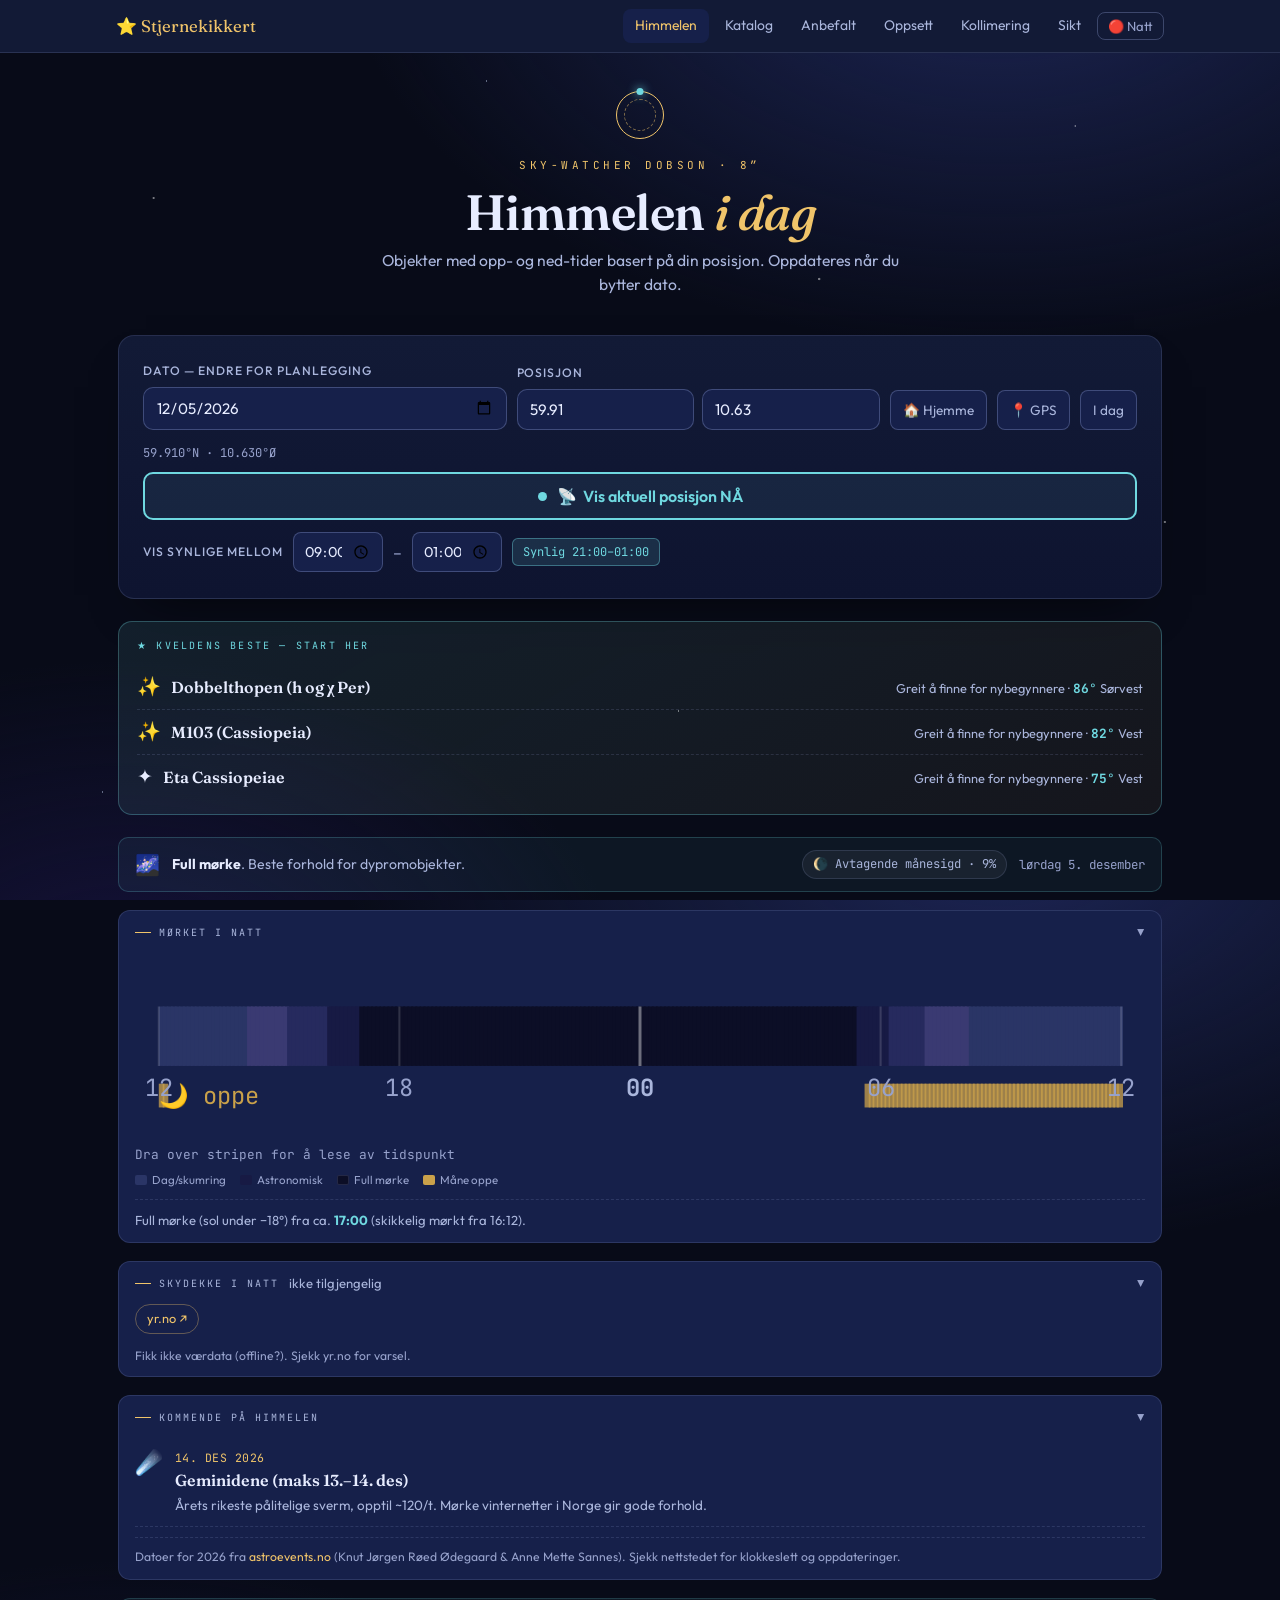
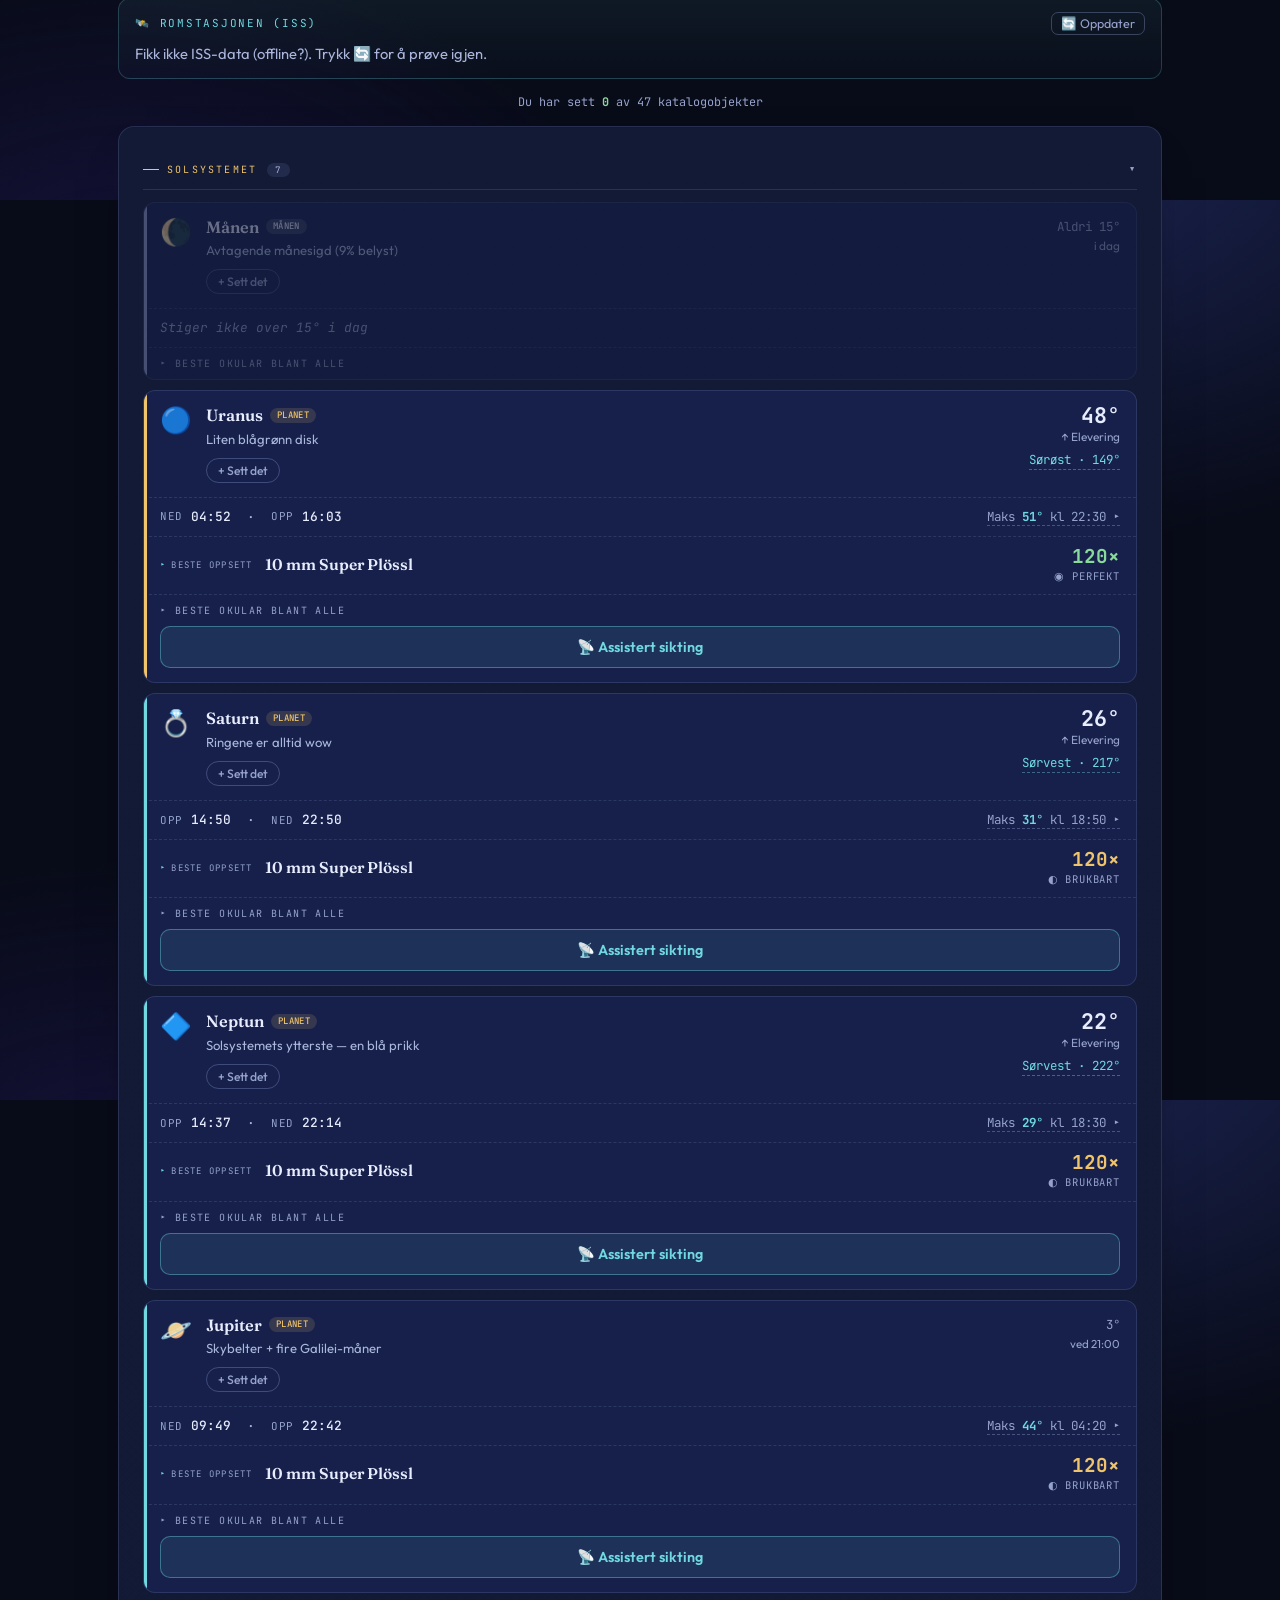
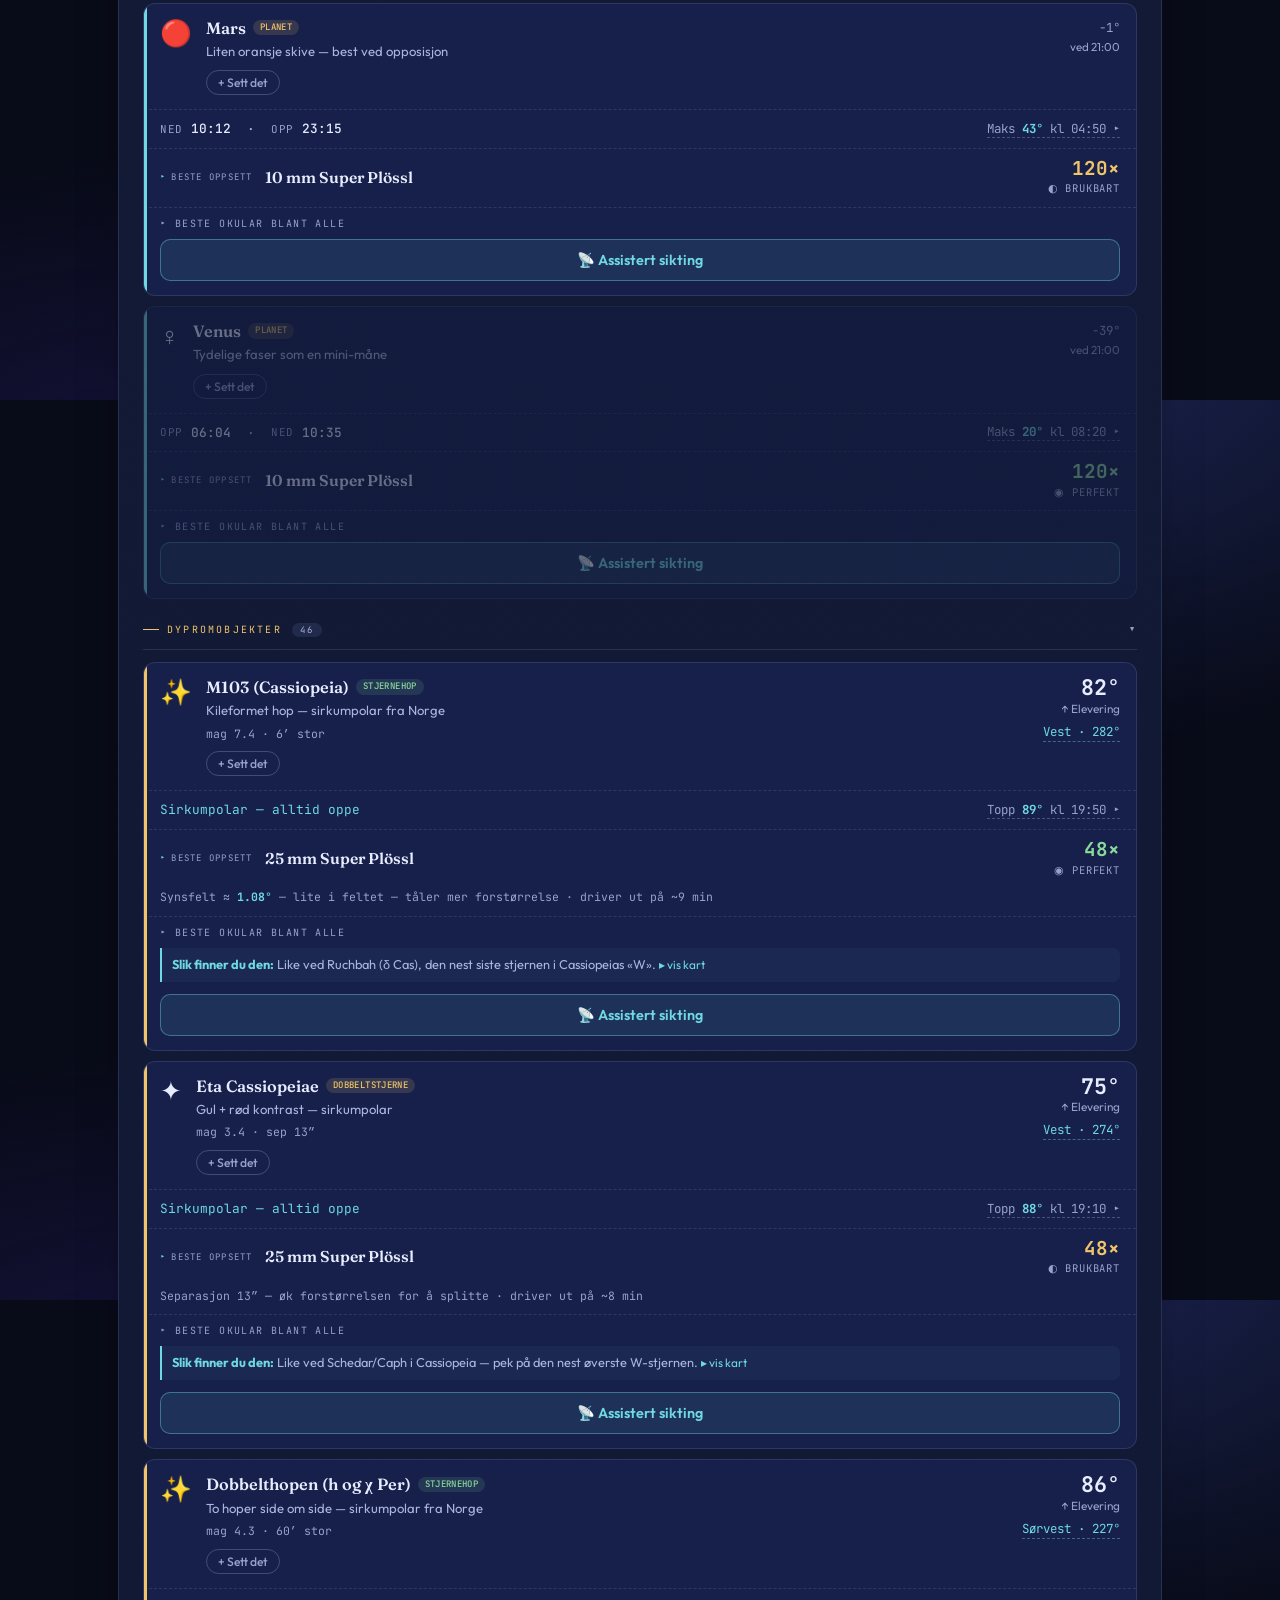
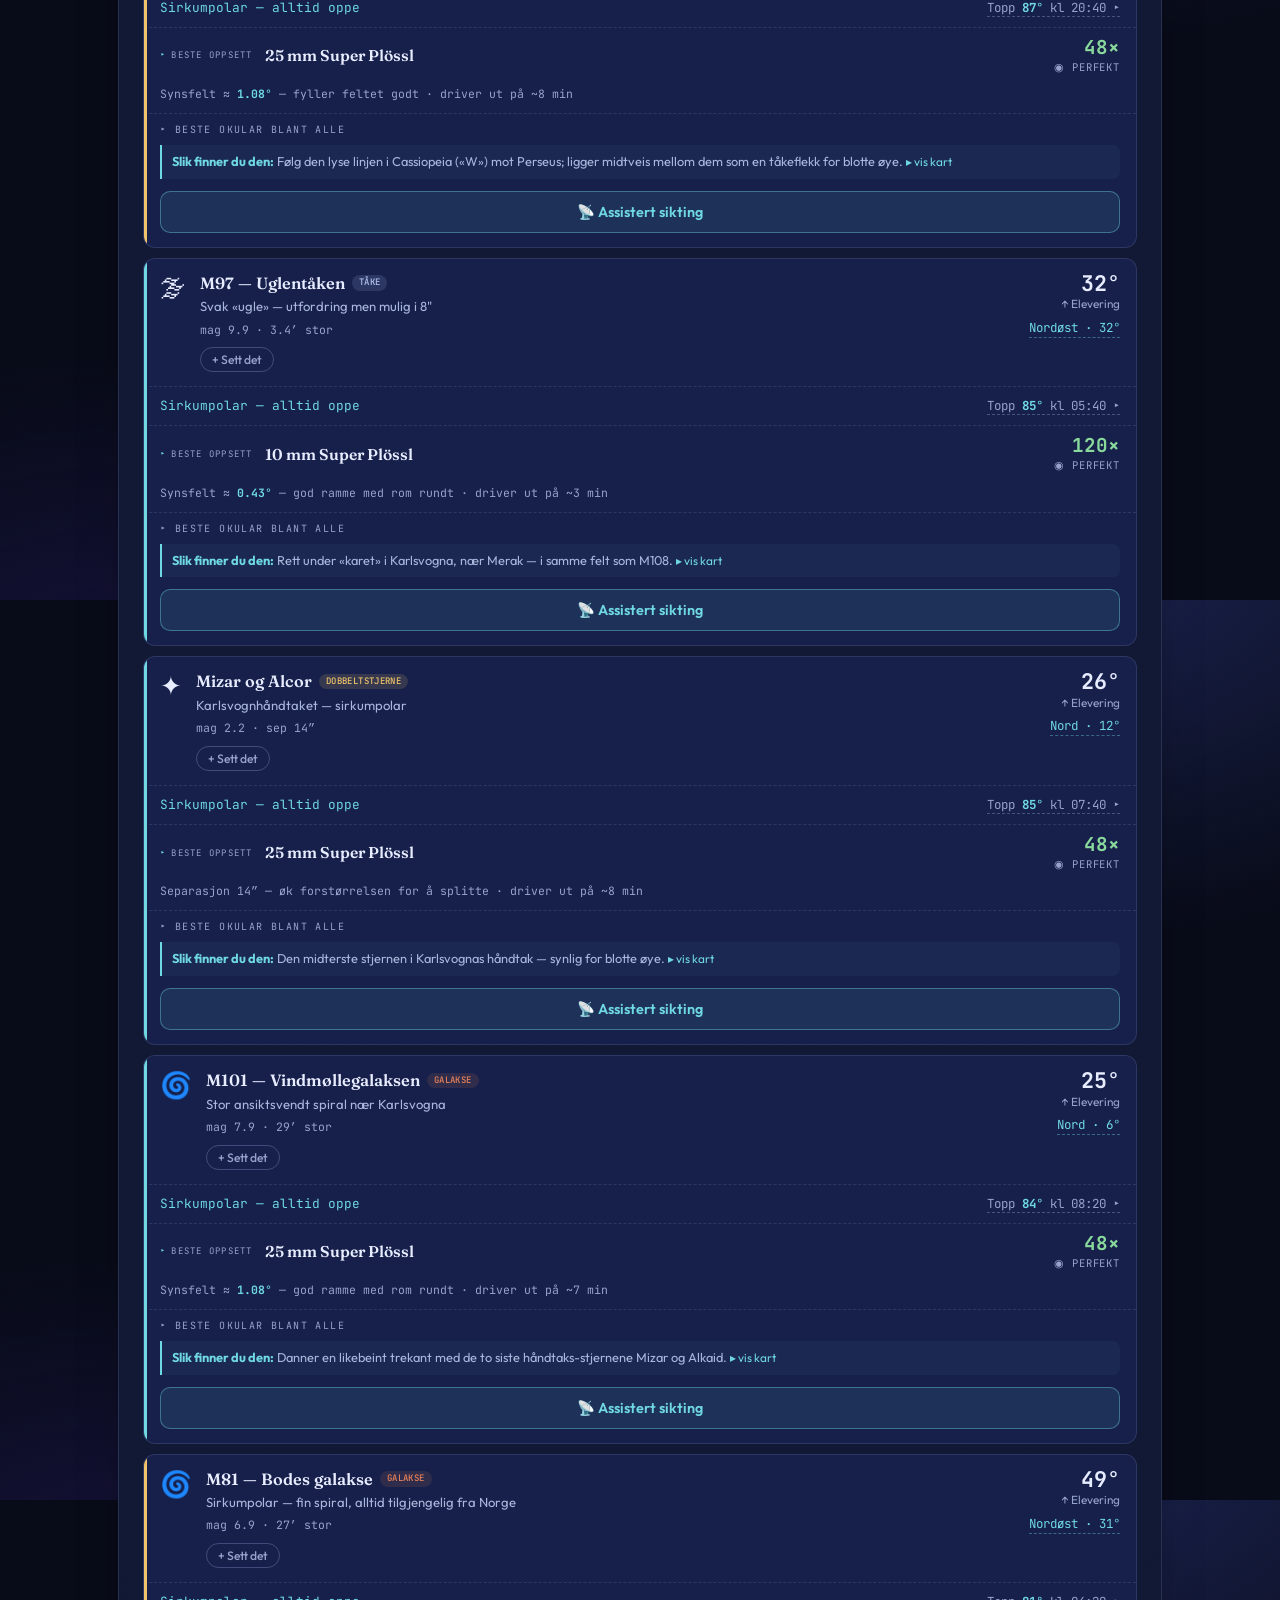
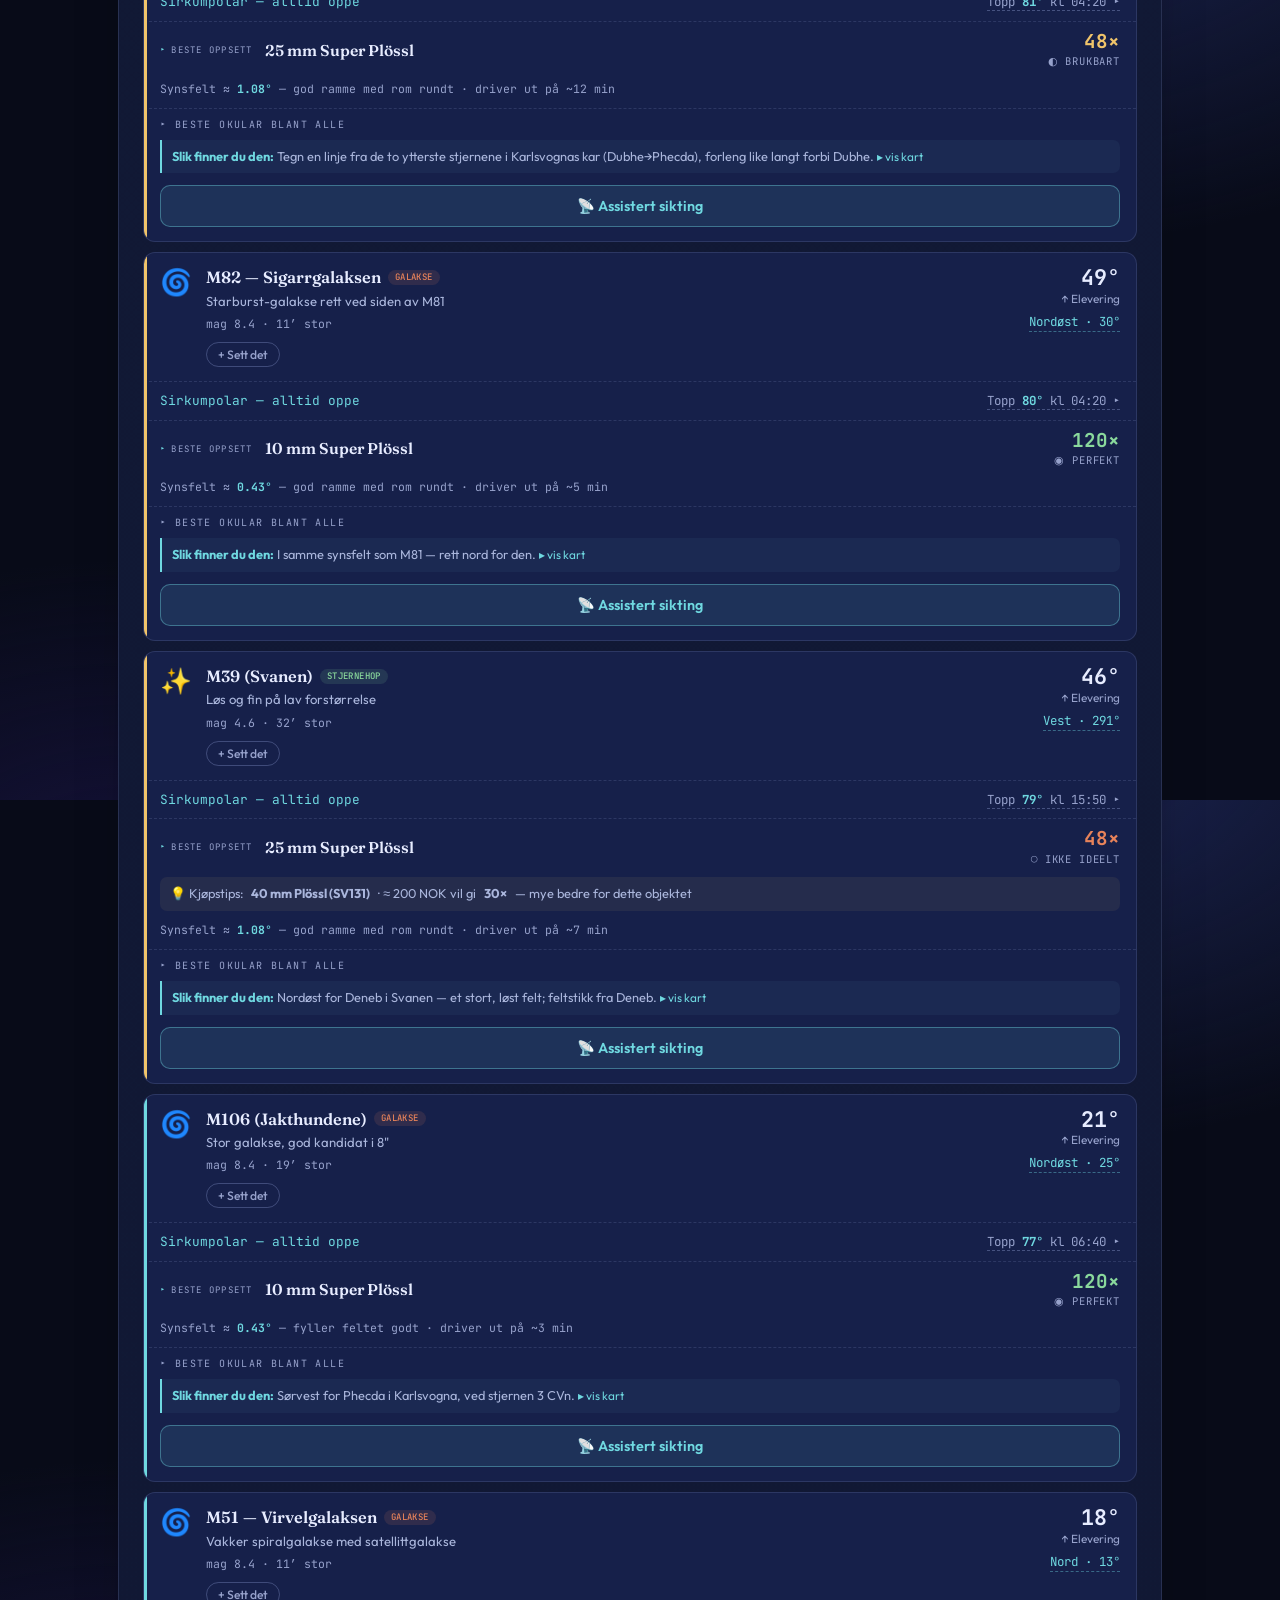
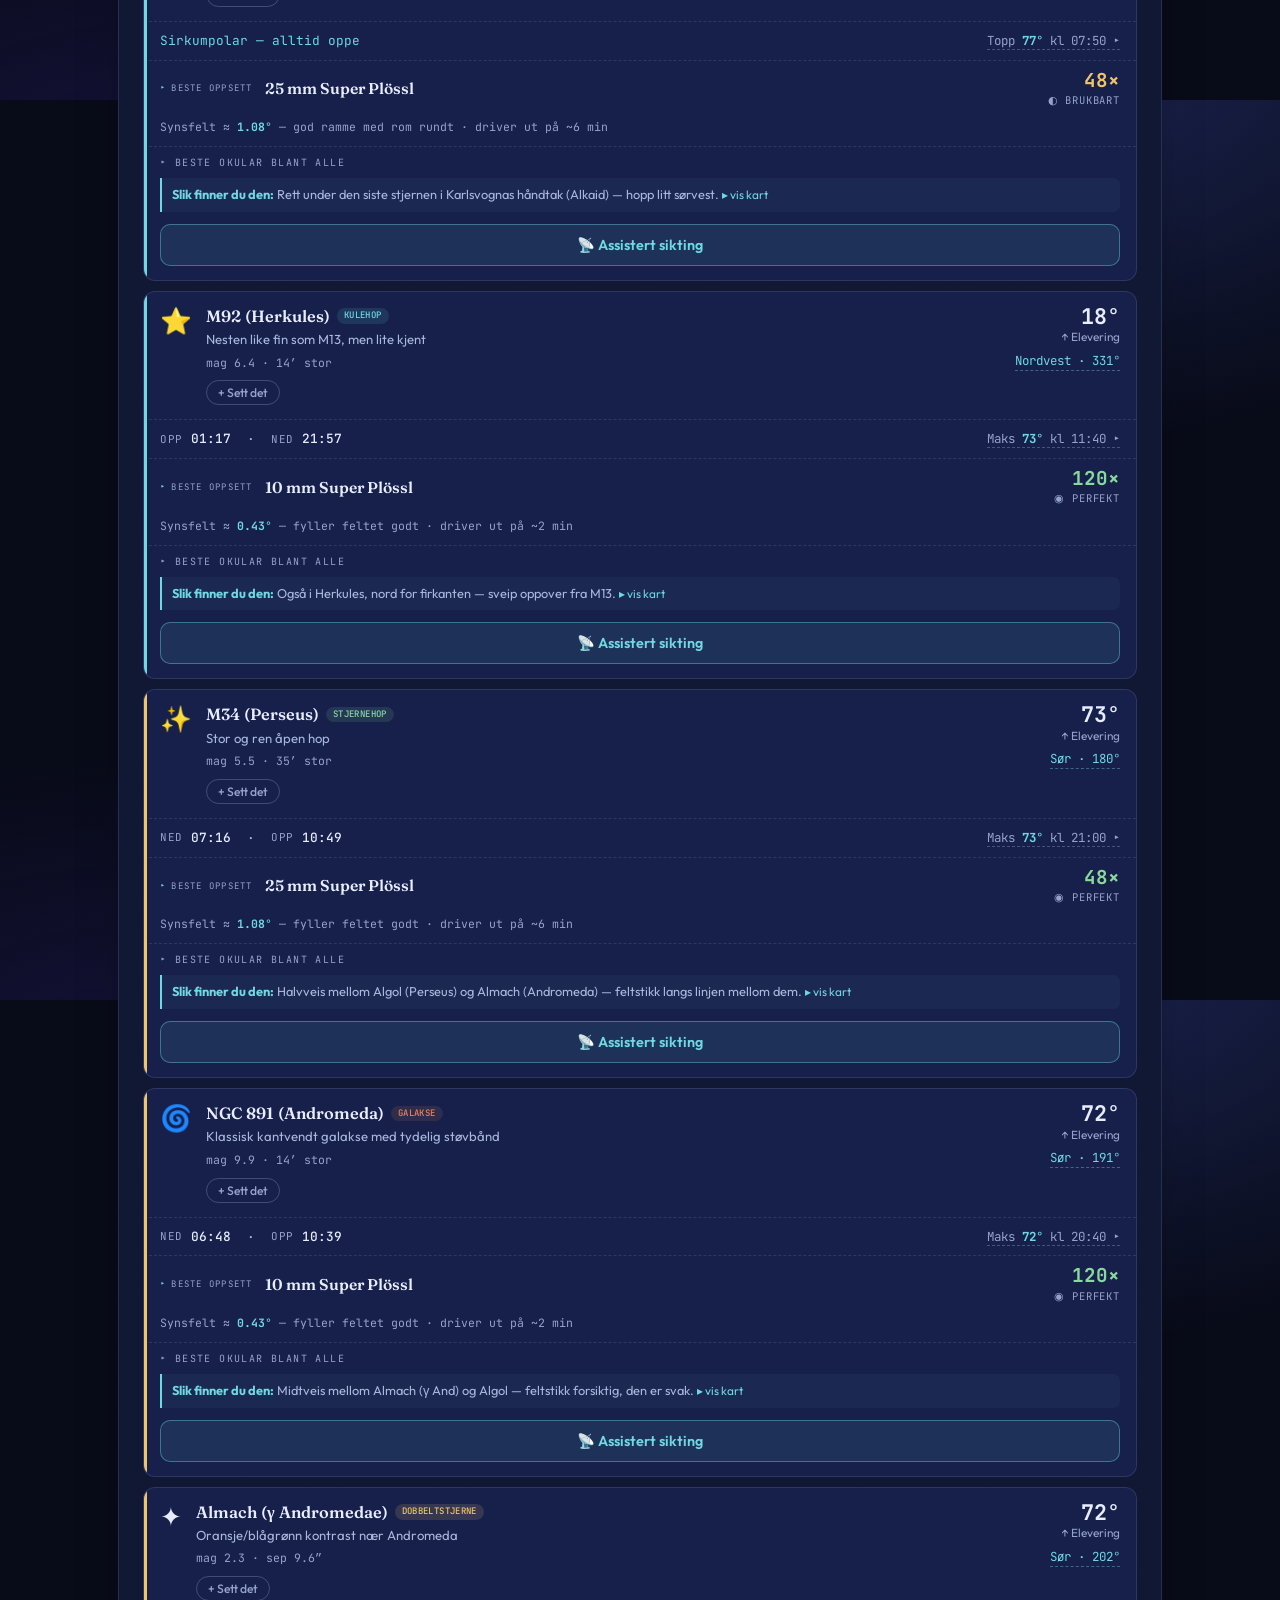
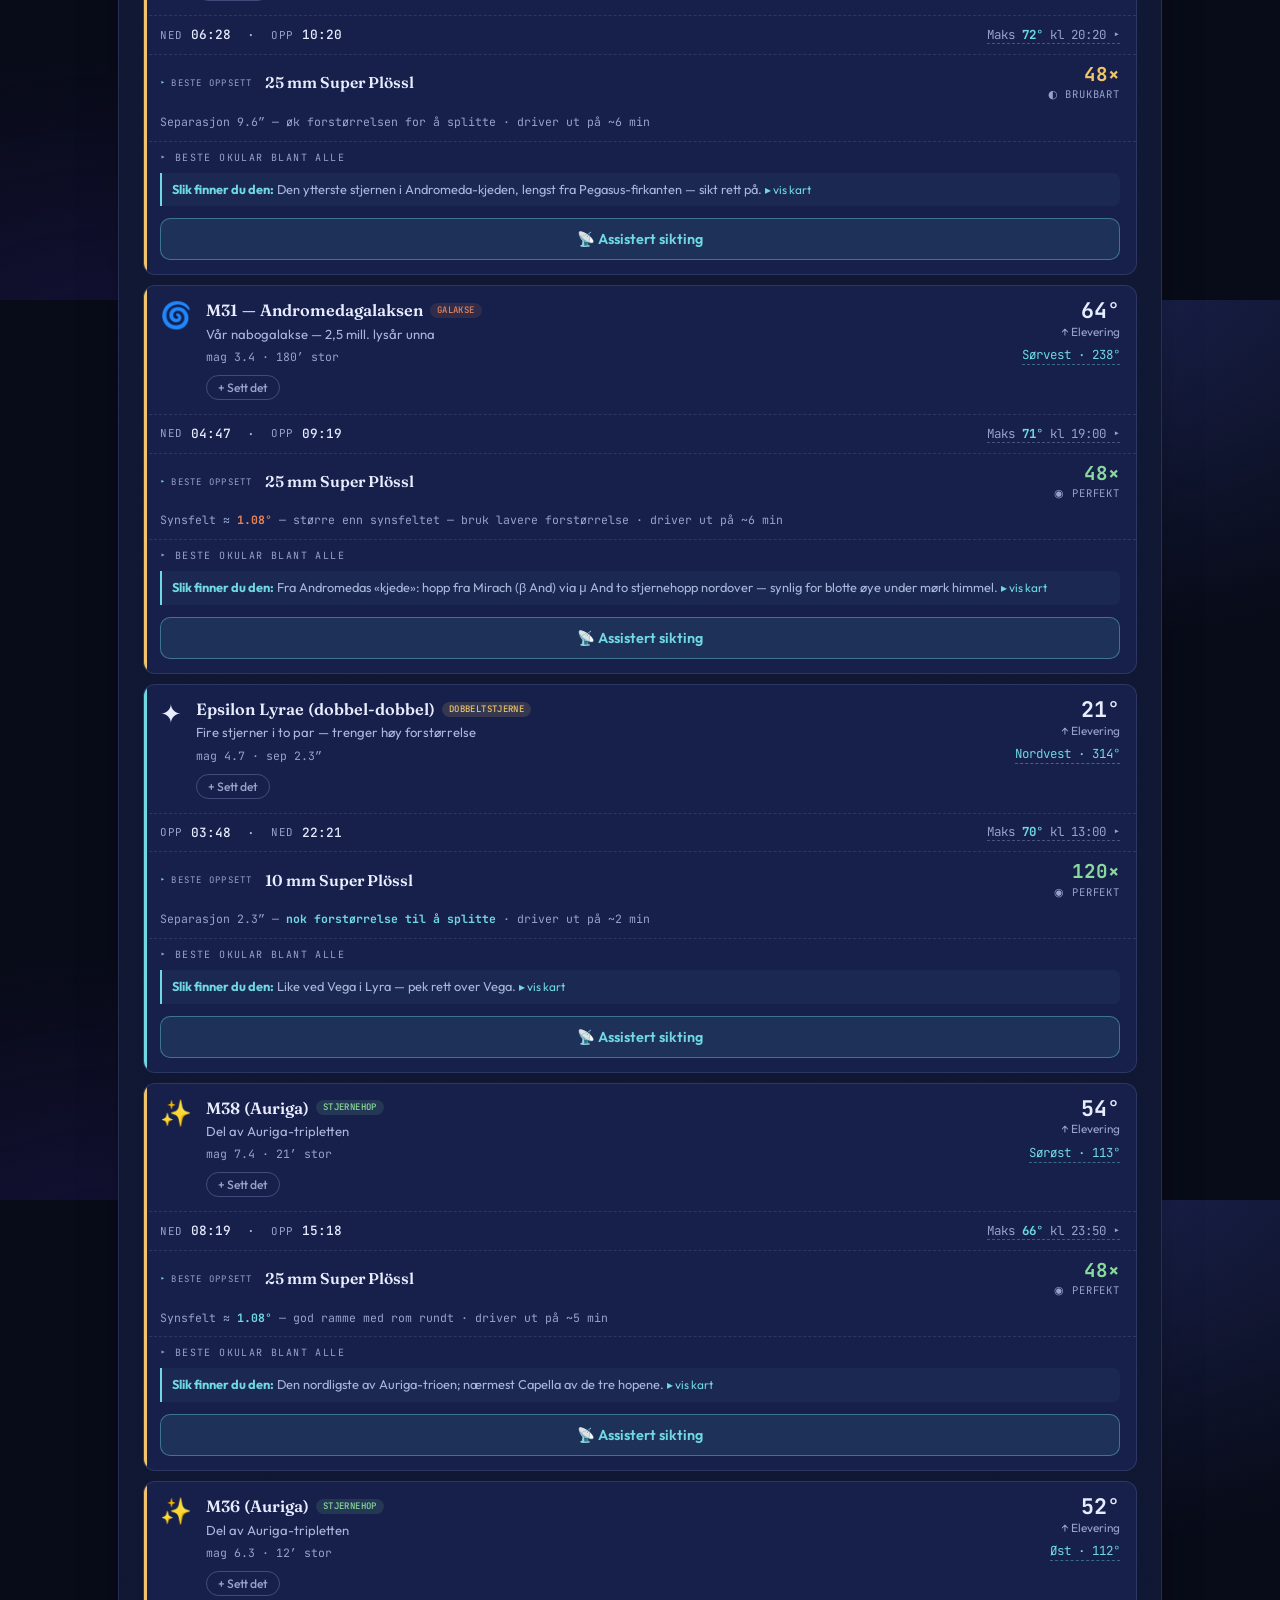
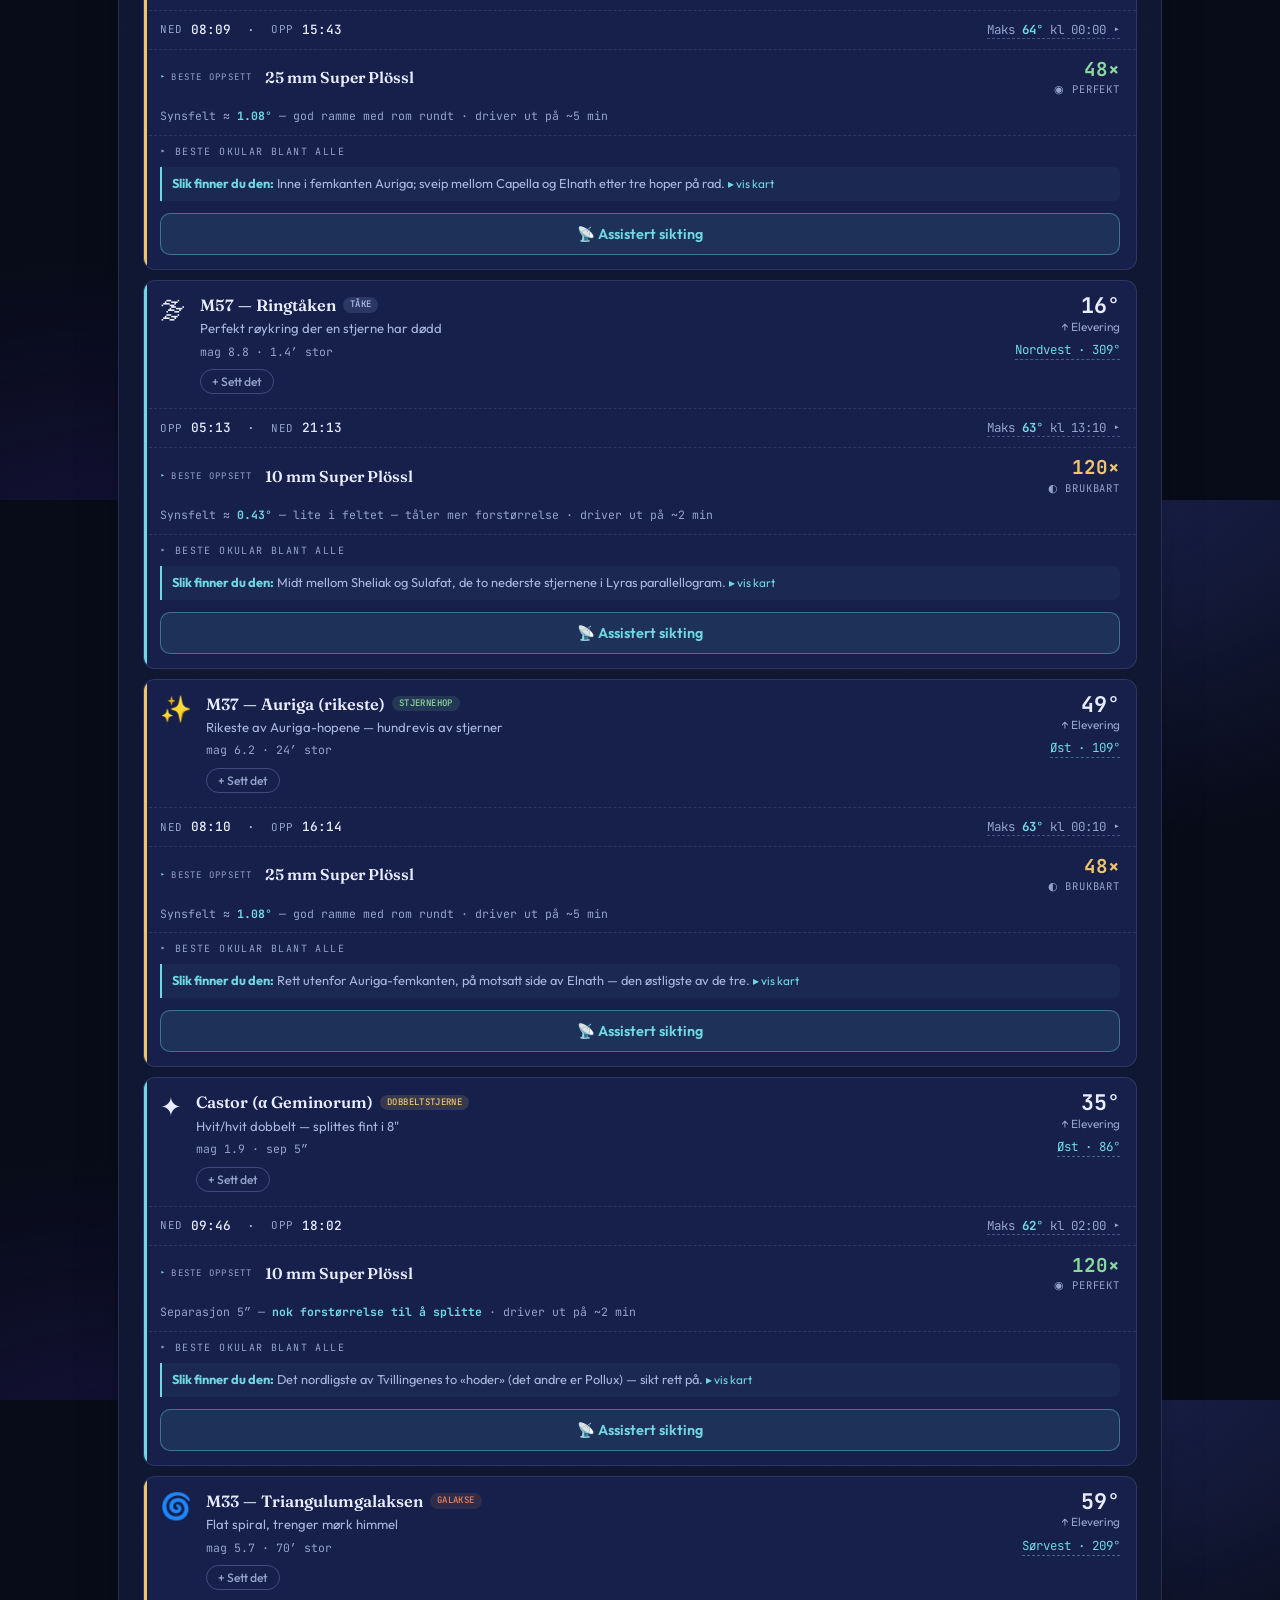
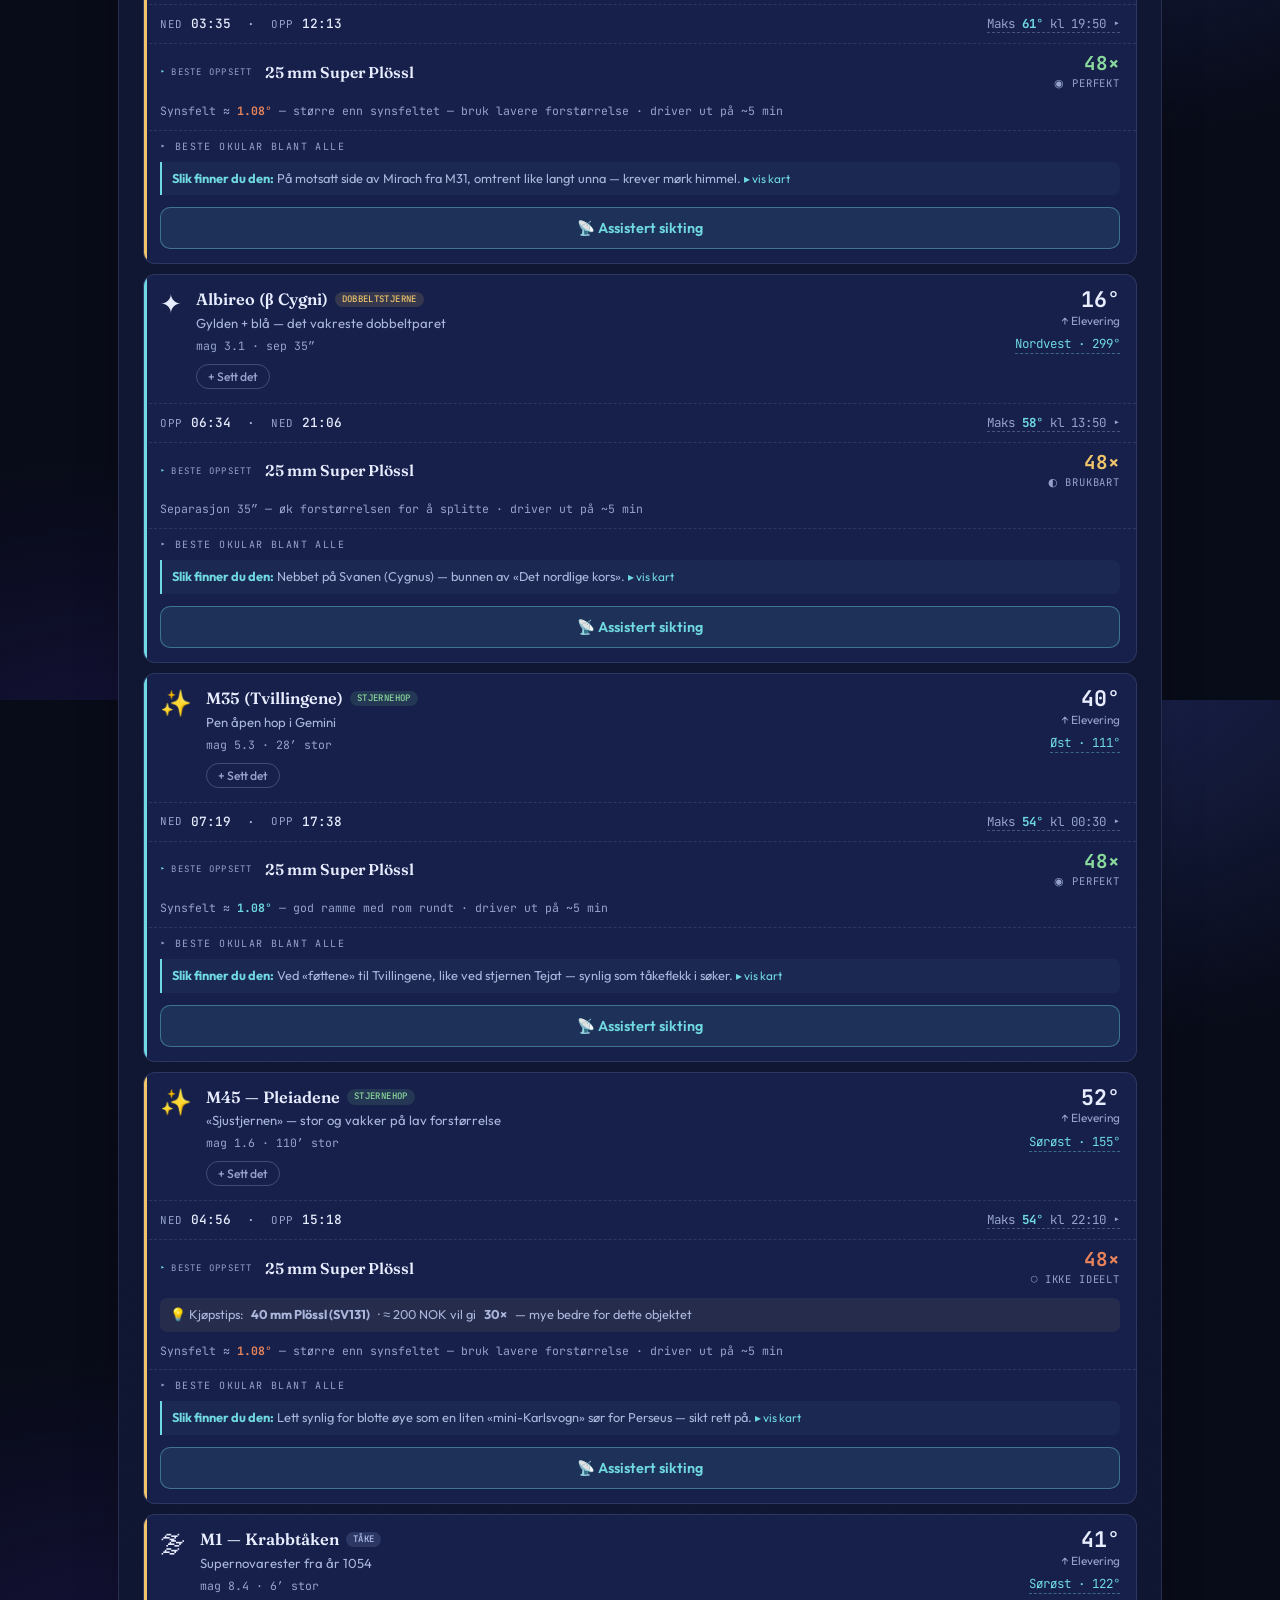
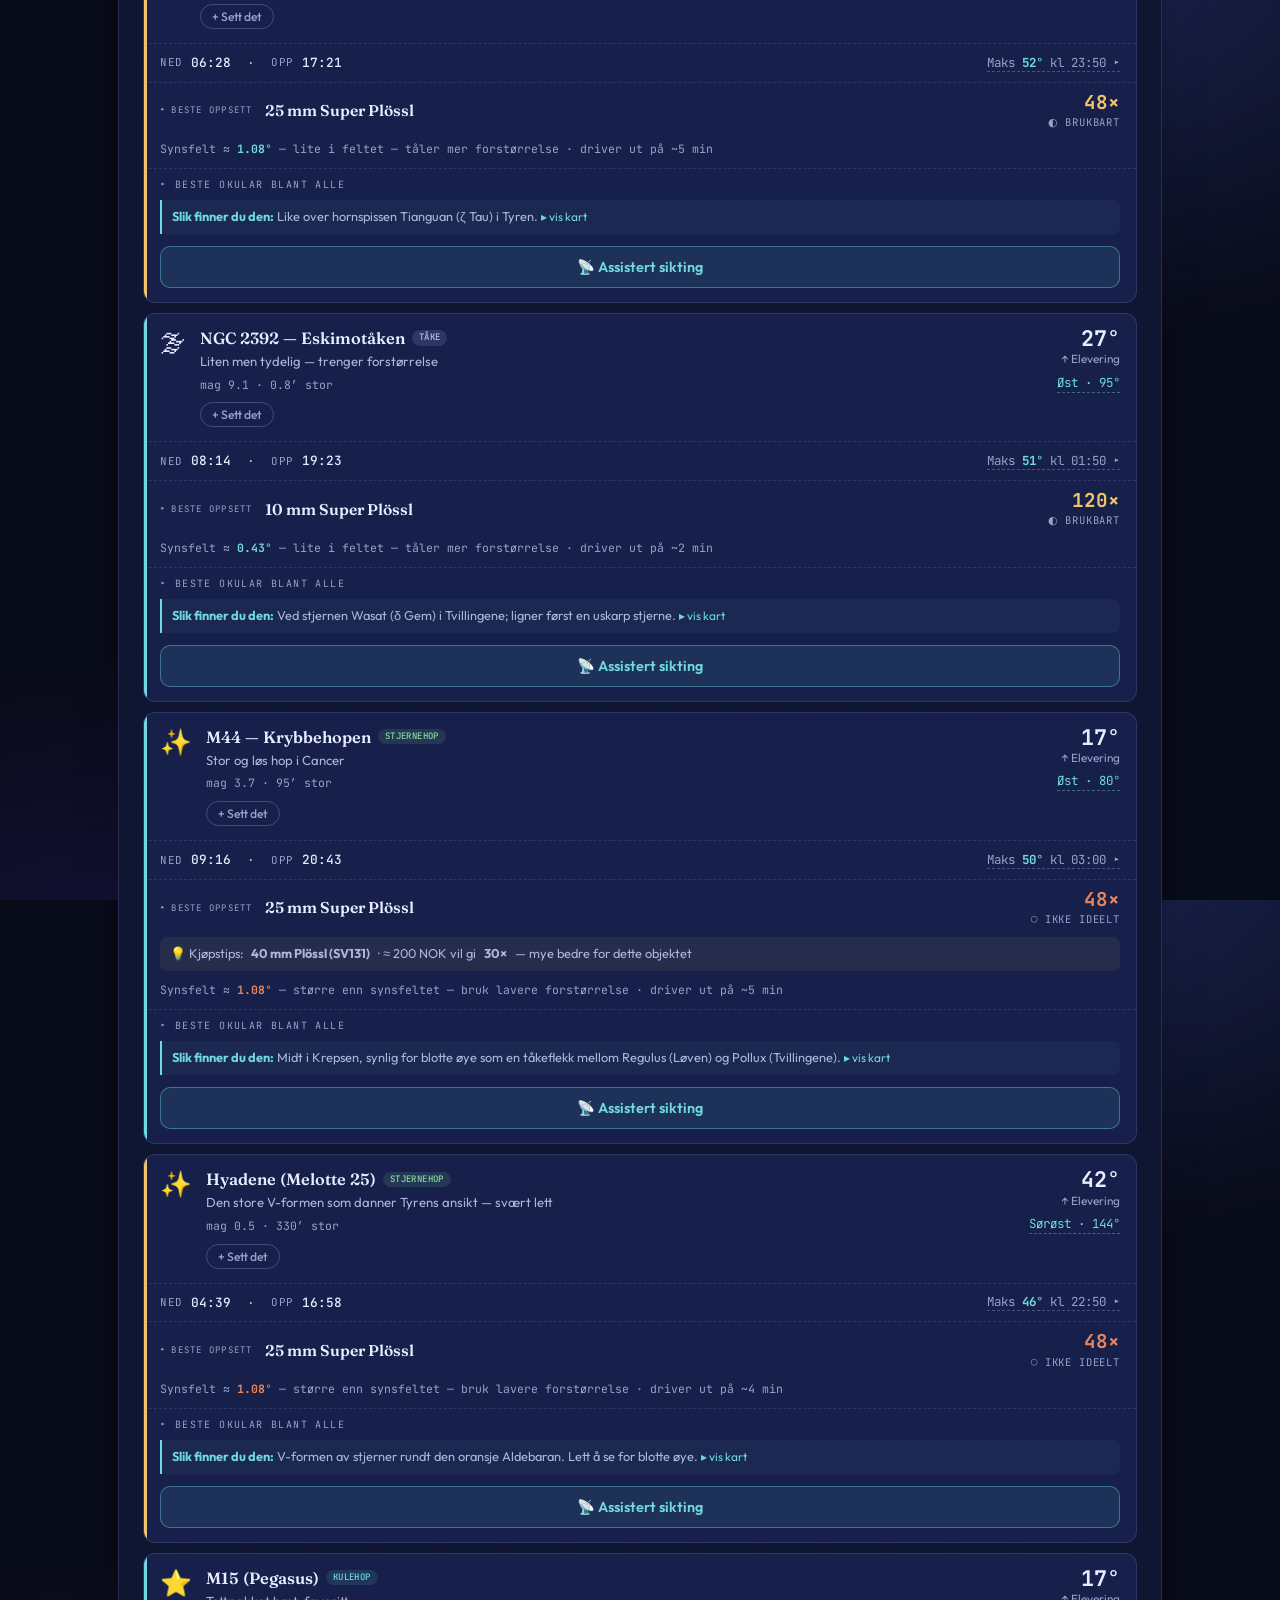
<file: index.html>
<!DOCTYPE html>
<html lang="no">
<head>
<meta charset="UTF-8">
<meta name="viewport" content="width=device-width, initial-scale=1.0">
<title>Himmelen i dag — Stjernekikkert</title>
<link rel="icon" href="data:image/svg+xml,<svg xmlns='http://www.w3.org/2000/svg' viewBox='0 0 16 16'><text y='14' font-size='14'>%E2%AD%90</text></svg>">
<link rel="manifest" href="manifest.json">
<meta name="theme-color" content="#080b18">
<link rel="apple-touch-icon" href="icon.svg">
<meta name="apple-mobile-web-app-capable" content="yes">
<meta name="apple-mobile-web-app-status-bar-style" content="black-translucent">
<link rel="preconnect" href="https://fonts.googleapis.com">
<link rel="preconnect" href="https://fonts.gstatic.com" crossorigin>
<link href="https://fonts.googleapis.com/css2?family=Fraunces:ital,opsz,wght@0,9..144,400;0,9..144,600;1,9..144,500&family=Outfit:wght@300;400;500;600&family=JetBrains+Mono:wght@500;700&display=swap" rel="stylesheet">
<link rel="stylesheet" href="shared.css">
<script src="shared.js"></script>
<style>
/* ---- Sidespesifikk stil (felles ligger i shared.css) ---- */
.ring{width:48px;height:48px;margin:0 auto 18px;border-radius:50%;border:1.5px solid var(--gold);position:relative}
.ring::after{content:"";position:absolute;inset:7px;border-radius:50%;border:1px dashed rgba(240,196,106,.5)}
.ring::before{content:"";position:absolute;width:7px;height:7px;background:var(--cyan);border-radius:50%;top:-4px;left:50%;transform:translateX(-50%);box-shadow:0 0 10px var(--cyan)}

.setup-banner{background:rgba(240,196,106,.09);border:1px solid rgba(240,196,106,.3);border-radius:12px;padding:14px 18px;margin-bottom:22px;display:flex;align-items:center;gap:14px}
.setup-banner p{color:var(--ink-soft);font-size:.9rem}
.setup-banner a{color:var(--gold);font-weight:600;text-decoration:none}

.ctrl-row{display:grid;grid-template-columns:1fr 1fr auto auto auto;gap:10px;align-items:end;margin-bottom:14px}
label.ctrl-lbl{font-size:.76rem;color:var(--ink-soft);text-transform:uppercase;letter-spacing:.08em;margin-bottom:6px;font-weight:500;display:block}
input[type=date],input[type=number]{width:100%;background:var(--panel-soft);color:var(--ink);border:1px solid var(--line-strong);border-radius:10px;padding:10px 12px;font-family:'Outfit',sans-serif;font-size:.95rem;transition:border-color .15s}
input:focus{outline:none;border-color:var(--gold);box-shadow:0 0 0 3px rgba(240,196,106,.14)}
.ctrl-btn{background:var(--panel-soft);color:var(--ink-soft);border:1px solid var(--line-strong);border-radius:8px;padding:10px 12px;cursor:pointer;font-family:'Outfit',sans-serif;font-size:.85rem;white-space:nowrap;transition:all .15s}
.ctrl-btn:hover{border-color:var(--gold);color:var(--gold)}
.ctrl-loc{font-family:'JetBrains Mono',monospace;font-size:.76rem;color:var(--ink-faint);margin-top:5px}
.live-row{margin-top:10px}
@keyframes blink-live{0%,100%{opacity:1}50%{opacity:.45}}
.live-btn{width:100%;padding:12px 18px;border-radius:10px;cursor:pointer;font-family:'Outfit',sans-serif;font-size:1rem;font-weight:600;border:2px solid var(--cyan);color:var(--cyan);background:rgba(111,216,224,.08);display:flex;align-items:center;justify-content:center;gap:10px;transition:all .2s}
.live-btn:hover{background:rgba(111,216,224,.16)}
.live-btn.live-active{border-color:var(--rust);color:var(--rust);background:rgba(232,131,90,.12);animation:blink-live 2s ease-in-out infinite}
.live-btn .live-dot{width:9px;height:9px;border-radius:50%;background:currentColor;flex:none}
.time-row{display:flex;align-items:center;gap:10px;margin-top:12px;flex-wrap:wrap}
.time-inp{width:90px;background:var(--panel-soft);color:var(--ink);border:1px solid var(--line-strong);border-radius:8px;padding:8px 10px;font-family:'Outfit',sans-serif;font-size:.9rem}
.time-inp:focus{outline:none;border-color:var(--gold)}
.time-badge{font-family:'JetBrains Mono',monospace;font-size:.75rem;color:var(--ink-faint);background:rgba(111,216,224,.08);border:1px solid rgba(111,216,224,.2);border-radius:6px;padding:4px 10px}
.time-badge.active{color:var(--cyan);border-color:rgba(111,216,224,.4);background:rgba(111,216,224,.13)}

/* Kveldens beste (FIND-3) */
.best-box{background:linear-gradient(150deg,rgba(111,216,224,.10),rgba(240,196,106,.06));border:1px solid rgba(111,216,224,.30);border-radius:14px;padding:16px 18px;margin-bottom:22px}
.best-box .bt{font-family:'JetBrains Mono',monospace;font-size:10px;letter-spacing:.22em;text-transform:uppercase;color:var(--cyan);margin-bottom:12px;display:flex;align-items:center;gap:8px}
.best-item{display:flex;align-items:baseline;gap:10px;padding:7px 0;border-bottom:1px dashed var(--line)}
.best-item:last-child{border-bottom:none}
.best-item .emo{font-size:1.2rem;flex:none}
.best-item .nm{font-family:'Fraunces',serif;font-weight:600;color:var(--ink)}
.best-item .rs{font-size:.8rem;color:var(--ink-soft);margin-left:auto;text-align:right}
.best-item .rs b{color:var(--cyan);font-family:'JetBrains Mono',monospace}

/* Logg-teller */
.log-count{font-family:'JetBrains Mono',monospace;font-size:.74rem;color:var(--ink-faint);text-align:center;margin-bottom:14px}
.log-count b{color:var(--green)}

.sun-status{background:var(--panel-soft);border:1px solid var(--line);border-radius:10px;padding:11px 16px;margin-bottom:18px;font-size:.88rem;display:flex;gap:12px;align-items:center;flex-wrap:wrap}
.sun-status .ico{font-size:1.25rem;flex:none}
.sun-status.day{background:rgba(240,196,106,.10);border-color:rgba(240,196,106,.32)}
.sun-status.twilight{background:rgba(232,131,90,.08);border-color:rgba(232,131,90,.28)}
.sun-status.dark{background:rgba(111,216,224,.06);border-color:rgba(111,216,224,.22)}
.sun-status .det{color:var(--ink-soft);flex:1}
.sun-status .det b{color:var(--ink)}
.moon-chip{font-family:'JetBrains Mono',monospace;font-size:.76rem;color:var(--ink-soft);background:rgba(255,255,255,.05);border:1px solid var(--line);border-radius:99px;padding:4px 10px;white-space:nowrap}
.moon-warn{border:1px solid rgba(240,196,106,.4);background:rgba(240,196,106,.08);border-radius:10px;padding:10px 14px;margin-bottom:18px;font-size:.84rem;color:var(--ink-soft);display:flex;gap:10px;align-items:center}

.sky-section{font-family:'JetBrains Mono',monospace;font-size:10px;letter-spacing:.22em;text-transform:uppercase;color:var(--ink-faint);margin:20px 0 10px;display:flex;align-items:center;gap:10px}
.sky-section::after{content:"";flex:1;height:1px;background:var(--line)}
.sky-section:first-child{margin-top:0}

/* Sammenleggbare seksjoner */
.sky-sec{margin-bottom:14px}
.sky-sec-head{width:100%;display:flex;align-items:center;gap:10px;padding:8px 0 10px;background:none;border:none;border-bottom:1px solid var(--line);cursor:pointer;font-family:'JetBrains Mono',monospace;font-size:10px;letter-spacing:.22em;text-transform:uppercase;color:var(--ink-faint);transition:color .15s}
.sky-sec-head:hover{color:var(--ink-soft)}
.sky-sec-head:focus-visible{outline:2px solid var(--gold);outline-offset:2px}
.sky-sec-title{color:var(--gold);display:flex;align-items:center;gap:8px}
.sky-sec-title::before{content:"";width:16px;height:1px;background:var(--gold);display:inline-block}
.sky-sec-count{background:rgba(160,176,230,.12);color:var(--ink-soft);border-radius:99px;padding:1px 8px;font-size:9px}
.sky-sec-arrow{margin-left:auto;transition:transform .2s;font-size:.85rem}
.sky-sec.open .sky-sec-arrow{transform:rotate(90deg)}
.sky-sec-body{display:none;padding-top:12px}
.sky-sec.open .sky-sec-body{display:block}

.obj-card{background:var(--panel-soft);border:1px solid var(--line);border-radius:12px;padding:0;margin-bottom:10px;overflow:hidden;position:relative}
.obj-card::before{content:"";position:absolute;left:0;top:0;bottom:0;width:3px;background:var(--cyan)}
.obj-card.dim::before{background:var(--ink-faint)}
.obj-card.high::before{background:var(--gold)}
.obj-card.outside-window{opacity:.4}
.obj-main{display:grid;grid-template-columns:auto 1fr auto;gap:12px 14px;padding:14px 16px;align-items:start}
.obj-emo{font-size:1.6rem;line-height:1;padding-top:2px}
.obj-body{min-width:0}
.obj-name{font-family:'Fraunces',serif;font-size:1.02rem;font-weight:600;display:flex;align-items:center;gap:7px;flex-wrap:wrap;line-height:1.25}
.obj-why{font-size:.82rem;color:var(--ink-soft);margin-top:3px}
.obj-sub{font-family:'JetBrains Mono',monospace;font-size:.72rem;color:var(--ink-faint);margin-top:4px}
.obj-actions{margin-top:8px}
.obj-alt{text-align:right;flex:none;min-width:80px}
.obj-alt .deg{font-family:'JetBrains Mono',monospace;font-size:1.35rem;font-weight:700;color:var(--ink);line-height:1}
.obj-alt .dir-simple{font-size:.74rem;color:var(--ink-faint);margin-top:1px}
.obj-alt .below{font-size:.78rem;color:var(--ink-faint);font-family:'JetBrains Mono',monospace}
.dir-compass{font-size:.78rem;color:var(--cyan);font-family:'JetBrains Mono',monospace;margin-top:3px;white-space:nowrap;background:none;border:none;border-bottom:1px dashed rgba(111,216,224,.4);padding:0 0 1px;cursor:pointer}
.dir-compass:hover{color:var(--gold)}
.dir-compass:focus-visible{outline:2px solid var(--cyan);outline-offset:2px}

.obj-window{border-top:1px dashed var(--line);padding:9px 16px;display:grid;grid-template-columns:1fr auto;gap:10px;align-items:center;font-size:.81rem}
.obj-window .times{display:flex;align-items:center;gap:8px;flex-wrap:wrap;font-family:'JetBrains Mono',monospace;font-size:.8rem;color:var(--ink-soft)}
.obj-window .times .t{color:var(--ink);font-weight:500}
.obj-window .times .lbl{font-size:.68rem;color:var(--ink-faint);text-transform:uppercase;letter-spacing:.06em}
.obj-window .circum{color:var(--cyan);font-family:'JetBrains Mono',monospace}
.obj-window .never{color:var(--ink-faint);font-style:italic}
.obj-window .peak{font-family:'JetBrains Mono',monospace;font-size:.78rem;color:var(--ink-faint);text-align:right}
.obj-window .peak b{color:var(--cyan)}

.obj-ep{border-top:1px dashed var(--line);padding:10px 16px;display:grid;grid-template-columns:auto 1fr auto;gap:8px 12px;align-items:center}
.obj-ep-label{font-family:'JetBrains Mono',monospace;font-size:9px;letter-spacing:.14em;color:var(--ink-faint);text-transform:uppercase;display:flex;align-items:center;gap:5px}
.obj-ep-label::before{content:"▸";color:var(--cyan)}
.obj-ep-name{font-family:'Fraunces',serif;font-size:.98rem;font-weight:600;color:var(--ink);line-height:1.2}
.obj-ep-name .b-tag{font-family:'JetBrains Mono',monospace;font-size:9px;letter-spacing:.04em;background:rgba(240,196,106,.18);color:var(--gold);padding:2px 6px;border-radius:99px;margin-left:5px;text-transform:uppercase;font-weight:500}
.obj-ep-mag{text-align:right;font-family:'JetBrains Mono',monospace}
.obj-ep-mag .mg{font-size:1.2rem;font-weight:700;line-height:1}
.obj-ep-mag .mg.good{color:var(--green)}.obj-ep-mag .mg.fair{color:var(--gold)}.obj-ep-mag .mg.poor{color:var(--rust)}
.obj-ep-mag .q{font-size:.66rem;text-transform:uppercase;letter-spacing:.08em;color:var(--ink-faint);margin-top:2px}
.obj-upgrade{grid-column:1/-1;display:flex;align-items:center;gap:8px;background:rgba(240,196,106,.07);border-radius:7px;padding:7px 10px;margin-top:2px;font-size:.8rem;color:var(--ink-soft)}
.obj-upgrade a{color:var(--gold);font-weight:600;text-decoration:none}
.fov-line{grid-column:1/-1;margin-top:2px}

/* Alle-okularer dropdown (topp 3) */
.ae{border-top:1px dashed var(--line)}
.ae-head{width:100%;background:none;border:none;text-align:left;cursor:pointer;padding:9px 16px;font-family:'JetBrains Mono',monospace;font-size:10px;letter-spacing:.14em;text-transform:uppercase;color:var(--ink-faint);transition:color .15s}
.ae-head:hover{color:var(--cyan)}
.ae-head:focus-visible{outline:2px solid var(--cyan);outline-offset:-2px}
.ae-head .ae-title{transition:color .15s}
.ae.open .ae-head .ae-title{color:var(--cyan)}
.ae-body{display:none;padding:2px 16px 12px}
.ae.open .ae-body{display:block}
.ae-row{display:flex;align-items:center;gap:9px;padding:6px 0;border-bottom:1px dashed var(--line);font-size:.84rem}
.ae-row:last-of-type{border-bottom:none}
.ae-q{font-family:'JetBrains Mono',monospace;flex:none;width:14px;text-align:center}
.ae-q.good{color:var(--green)}.ae-q.fair{color:var(--gold)}.ae-q.poor{color:var(--rust)}
.ae-name{flex:1;color:var(--ink);min-width:0}
.ae-mag{font-family:'JetBrains Mono',monospace;color:var(--cyan);font-weight:700;flex:none}
.ae-own{font-family:'JetBrains Mono',monospace;font-size:.66rem;background:rgba(138,217,156,.15);color:var(--green);padding:1px 7px;border-radius:99px;flex:none}
.ae-price{font-family:'JetBrains Mono',monospace;font-size:.7rem;color:var(--ink-faint);flex:none}
.ae-note{font-size:.74rem;color:var(--ink-faint);margin-top:8px;line-height:1.4}

.sky-empty{color:var(--ink-faint);font-size:.9rem;padding:12px 0;font-style:italic}

.sun-warn{border:1px solid rgba(232,131,90,.5);background:linear-gradient(180deg,rgba(232,131,90,.13),rgba(232,131,90,.04));border-radius:14px;padding:18px 20px;margin-bottom:22px;display:flex;gap:14px;align-items:flex-start}
.sun-warn .ico{font-size:1.5rem;flex:none}
.sun-warn h3{font-family:'Fraunces',serif;font-size:1.05rem;color:var(--rust);margin-bottom:4px}
.sun-warn p{font-size:.88rem;color:var(--ink-soft)}

/* Kompass-modal */
#compass-modal{display:none;position:fixed;inset:0;z-index:300;align-items:center;justify-content:center}
#compass-modal.show{display:flex}
.cm-bg{position:absolute;inset:0;background:rgba(0,0,0,.8);backdrop-filter:blur(4px)}
.cm-box{position:relative;z-index:1;background:var(--panel);border:1px solid var(--line-strong);border-radius:20px;padding:22px 20px 18px;max-width:340px;width:92%;text-align:center;box-shadow:0 32px 80px rgba(0,0,0,.8)}
.cm-objname{font-family:'Fraunces',serif;font-size:1.05rem;font-weight:600;color:var(--ink);margin-bottom:3px}
.cm-bearing{font-family:'JetBrains Mono',monospace;font-size:1.5rem;color:var(--cyan);margin-bottom:14px;letter-spacing:.04em}
.cm-steps{text-align:left;margin:14px 0;display:flex;flex-direction:column;gap:9px}
.cm-step{display:flex;gap:10px;align-items:flex-start;font-size:.88rem;color:var(--ink-soft);line-height:1.4}
.cm-stepnum{background:var(--gold);color:var(--bg);width:20px;height:20px;border-radius:50%;display:grid;place-items:center;font-weight:700;font-size:.72rem;flex:none;margin-top:1px}
.cm-close-btn{background:none;border:1px solid var(--line-strong);color:var(--ink-faint);padding:8px 22px;border-radius:8px;cursor:pointer;font-family:'Outfit',sans-serif;font-size:.88rem;margin-top:4px;transition:all .15s}
.cm-close-btn:hover{border-color:var(--rust);color:var(--rust)}

/* Klikkbar maks-elevasjon */
.peak-link{background:none;border:none;cursor:pointer;font-family:'JetBrains Mono',monospace;font-size:.78rem;color:var(--ink-faint);text-align:right;padding:0;border-bottom:1px dashed rgba(160,176,230,.35);transition:color .15s}
.peak-link:hover{color:var(--cyan);border-bottom-color:var(--cyan)}
.peak-link:focus-visible{outline:2px solid var(--cyan);outline-offset:2px}
.peak-link b{color:var(--cyan)}

/* Høydekurve-modal */
#elev-modal{display:none;position:fixed;inset:0;z-index:300;align-items:center;justify-content:center}
#elev-modal.show{display:flex}
.em-bg{position:absolute;inset:0;background:rgba(0,0,0,.8);backdrop-filter:blur(4px)}
.em-box{position:relative;z-index:1;background:var(--panel);border:1px solid var(--line-strong);border-radius:20px;padding:20px 18px 16px;max-width:420px;width:94%;box-shadow:0 32px 80px rgba(0,0,0,.8)}
.em-title{font-family:'Fraunces',serif;font-size:1.05rem;font-weight:600;color:var(--ink);margin-bottom:2px;display:flex;align-items:center;gap:8px}
.em-readout{font-family:'JetBrains Mono',monospace;font-size:.86rem;color:var(--cyan);min-height:1.3em;margin-bottom:8px}
.em-readout .muted{color:var(--ink-faint)}
#em-chart{margin:2px 0 8px}
#em-chart svg{width:100%;height:auto;display:block}
.em-hit{fill:transparent;cursor:crosshair;touch-action:none}
.em-axis{stroke:var(--line);stroke-width:1}
.em-grid{stroke:var(--line);stroke-width:1;stroke-dasharray:2 4;opacity:.6}
.em-midnight{stroke:var(--ink-faint);stroke-width:1;stroke-dasharray:2 3;opacity:.8}
.em-midlbl{fill:var(--ink-soft);font-weight:700}
.em-thr{stroke:var(--gold-deep);stroke-width:1;stroke-dasharray:4 3;opacity:.7}
.em-curve{fill:none;stroke:var(--cyan);stroke-width:2;stroke-linejoin:round;stroke-linecap:round}
.em-fill{fill:var(--cyan);opacity:.10}
.em-axislbl{fill:var(--ink-faint);font-family:'JetBrains Mono',monospace;font-size:8px}
.em-cursor{stroke:var(--rust);stroke-width:1}
.em-dot{fill:var(--rust)}
.em-peak{fill:var(--gold)}
.em-peaklbl{fill:var(--gold);font-family:'JetBrains Mono',monospace;font-size:8px;font-weight:700}
.em-legend{font-size:.74rem;color:var(--ink-faint);display:flex;gap:14px;flex-wrap:wrap;margin-bottom:12px}
.em-legend b{color:var(--ink-soft);font-weight:500}

/* Mørke-tidslinje (TIME-1) */
.dtl{background:var(--panel-soft);border:1px solid var(--line);border-radius:12px;margin-bottom:18px;overflow:hidden}
.dtl-head{width:100%;display:flex;align-items:center;gap:10px;padding:12px 16px;cursor:pointer;background:none;border:none;text-align:left;font-family:'Outfit',sans-serif;color:var(--ink)}
.dtl-head:hover{background:rgba(255,255,255,.02)}
.dtl-head:focus-visible{outline:2px solid var(--gold);outline-offset:-2px}
.dtl-title{font-family:'JetBrains Mono',monospace;font-size:10px;letter-spacing:.2em;text-transform:uppercase;color:var(--ink-soft);display:flex;align-items:center;gap:8px;white-space:nowrap}
.dtl-title::before{content:"";width:16px;height:1px;background:var(--gold);display:inline-block}
.dtl-collapsed-sum{flex:1;font-size:.78rem;color:var(--ink-faint);overflow:hidden;text-overflow:ellipsis;white-space:nowrap}
.dtl.open .dtl-collapsed-sum{display:none}
.dtl-arrow{margin-left:auto;color:var(--ink-faint);font-size:.85rem;transition:transform .2s;flex:none}
.dtl.open .dtl-arrow{transform:rotate(90deg)}
.dtl-body{display:none;padding:0 16px 12px}
.dtl.open .dtl-body{display:block}
.dtl svg{width:100%;height:auto;display:block}
.dtl-lbl{fill:var(--ink-faint);font-family:'JetBrains Mono',monospace;font-size:8px}
.dtl-now{stroke:var(--rust);stroke-width:1.5}
.dtl-cursor{stroke:var(--ink);stroke-width:1;opacity:.7}
.dtl-hit{fill:transparent;cursor:crosshair;touch-action:none}
.dtl-readout{font-family:'JetBrains Mono',monospace;font-size:.8rem;color:var(--cyan);min-height:1.3em;margin:2px 0 6px}
.dtl-readout .muted{color:var(--ink-faint)}
.dtl-readout b{color:var(--ink)}
.dtl-legend{display:flex;gap:14px;flex-wrap:wrap;margin-top:4px;font-size:.72rem;color:var(--ink-faint)}
.dtl-legend span{display:flex;align-items:center;gap:5px}
.dtl-key{width:12px;height:10px;border-radius:2px;flex:none;display:inline-block}
.dtl-summary{font-size:.82rem;color:var(--ink-soft);margin-top:10px;padding-top:10px;border-top:1px dashed var(--line)}
.dtl-summary b{color:var(--cyan)}
.dtl-summary .warn{color:var(--gold)}

/* Vær / skydekke (COND-1) */
.wx{background:var(--panel-soft);border:1px solid var(--line);border-radius:12px;margin-bottom:18px;overflow:hidden}
.wx-head{width:100%;display:flex;align-items:center;gap:10px;flex-wrap:wrap;padding:12px 16px;background:none;border:none;text-align:left;cursor:pointer;font-family:'Outfit',sans-serif;color:var(--ink)}
.wx-head:hover{background:rgba(255,255,255,.02)}
.wx-head:focus-visible{outline:2px solid var(--gold);outline-offset:-2px}
.wx-title{font-family:'JetBrains Mono',monospace;font-size:10px;letter-spacing:.2em;text-transform:uppercase;color:var(--ink-soft);display:flex;align-items:center;gap:8px;white-space:nowrap}
.wx-title::before{content:"";width:16px;height:1px;background:var(--gold);display:inline-block}
.wx-now{font-size:.9rem;color:var(--ink)}
.wx-now b{color:var(--cyan)}
.wx-arrow{margin-left:auto;color:var(--ink-faint);font-size:.85rem;transition:transform .2s;flex:none}
.wx.open .wx-arrow{transform:rotate(90deg)}
.wx-body{display:none;padding:0 16px 12px}
.wx.open .wx-body{display:block}
.wx-yr{font-size:.8rem;color:var(--gold);text-decoration:none;white-space:nowrap;border:1px solid rgba(240,196,106,.35);border-radius:99px;padding:4px 11px;transition:all .15s;display:inline-block;margin-bottom:4px}
.wx-yr:hover{background:rgba(240,196,106,.12)}
.wx-readout{font-family:'JetBrains Mono',monospace;font-size:.8rem;color:var(--cyan);min-height:1.3em;margin:6px 0 2px}
.wx-readout .muted{color:var(--ink-faint)}
.wx-readout b{color:var(--ink)}
.wx-bars{display:flex;gap:2px;margin-top:6px;align-items:flex-end;height:50px;touch-action:none}
.wx-bar{flex:1;display:flex;flex-direction:column;align-items:center;gap:3px;min-width:0;cursor:crosshair}
.wx-bar .col{width:100%;border-radius:2px 2px 0 0;background:var(--cyan);opacity:.8;transition:opacity .1s}
.wx-bar.hot .col{opacity:1;outline:1px solid #fff}
.wx-bar .hr{font-family:'JetBrains Mono',monospace;font-size:7.5px;color:var(--ink-faint)}
.wx-note{font-size:.76rem;color:var(--ink-faint);margin-top:9px;line-height:1.4}
.wx-loading{font-size:.84rem;color:var(--ink-faint);font-style:italic}
.wx-fail{font-size:.82rem;color:var(--ink-soft)}
.wx-fail a{color:var(--gold);text-decoration:none}

/* Himmelbegivenheter (TIME-3) */
.evt{background:var(--panel-soft);border:1px solid var(--line);border-radius:12px;margin-bottom:18px;overflow:hidden}
.evt-head{width:100%;display:flex;align-items:center;gap:10px;padding:12px 16px;cursor:pointer;background:none;border:none;text-align:left;font-family:'Outfit',sans-serif;color:var(--ink)}
.evt-head:hover{background:rgba(255,255,255,.02)}
.evt-head:focus-visible{outline:2px solid var(--gold);outline-offset:-2px}
.evt-title{font-family:'JetBrains Mono',monospace;font-size:10px;letter-spacing:.2em;text-transform:uppercase;color:var(--ink-soft);display:flex;align-items:center;gap:8px;white-space:nowrap}
.evt-title::before{content:"";width:16px;height:1px;background:var(--gold);display:inline-block}
.evt-next{flex:1;font-size:.78rem;color:var(--ink-faint);overflow:hidden;text-overflow:ellipsis;white-space:nowrap}
.evt.open .evt-next{display:none}
.evt-arrow{margin-left:auto;color:var(--ink-faint);font-size:.85rem;transition:transform .2s;flex:none}
.evt.open .evt-arrow{transform:rotate(90deg)}
.evt-body{display:none;padding:0 16px 12px}
.evt.open .evt-body{display:block}
.evt-item{display:flex;gap:12px;padding:11px 0;border-bottom:1px dashed var(--line)}
.evt-item:last-child{border-bottom:none}
.evt-emo{font-size:1.4rem;flex:none;line-height:1.2}
.evt-when{font-family:'JetBrains Mono',monospace;font-size:.72rem;color:var(--gold);text-transform:uppercase;letter-spacing:.04em}
.evt-name{font-family:'Fraunces',serif;font-weight:600;color:var(--ink);font-size:1rem;margin:1px 0 3px}
.evt-desc{font-size:.84rem;color:var(--ink-soft);line-height:1.45}
.evt-src{font-size:.76rem;color:var(--ink-faint);margin-top:10px;padding-top:10px;border-top:1px dashed var(--line)}
.evt-src a{color:var(--gold);text-decoration:none}

@media(max-width:680px){
  .ctrl-row{grid-template-columns:1fr 1fr}
  .ctrl-row > button{grid-column:span 1}
}

/* ISS / romstasjonen */
.iss-card{background:linear-gradient(180deg,rgba(111,216,224,.07),rgba(111,216,224,.02));border:1px solid rgba(111,216,224,.22);border-radius:12px;padding:13px 16px;margin-bottom:14px}
.iss-head{display:flex;align-items:center;gap:8px;font-family:'JetBrains Mono',monospace;font-size:11px;letter-spacing:.16em;text-transform:uppercase;color:var(--cyan);margin-bottom:8px}
.iss-refresh{margin-left:auto;background:none;border:1px solid var(--line-strong);color:var(--ink-faint);border-radius:7px;padding:3px 9px;cursor:pointer;font-family:'Outfit',sans-serif;font-size:.78rem;letter-spacing:0;text-transform:none}
.iss-refresh:hover{border-color:var(--cyan);color:var(--cyan)}
.iss-body{font-size:.92rem;color:var(--ink);line-height:1.5}
.iss-big{font-family:'Fraunces',serif;font-size:1.04rem}
.iss-dir{color:var(--cyan);font-family:'JetBrains Mono',monospace;border-bottom:1px dashed rgba(111,216,224,.45);cursor:pointer;padding-bottom:1px;white-space:nowrap}
.iss-dir:hover{color:var(--gold)}
.iss-sub{font-size:.82rem;color:var(--ink-soft);margin-top:5px}
.iss-vis{font-size:.84rem;margin-top:6px;font-weight:500}
.iss-vis.yes{color:var(--green)}
.iss-vis.no{color:var(--ink-faint)}
.iss-muted{color:var(--ink-soft)}
.iss-loading{color:var(--ink-faint);font-style:italic}
</style>
</head>
<body>
<script>if(localStorage.getItem('stjernekikkert_nightmode')==='1')document.body.classList.add('night-mode');</script>

<nav class="nav">
  <div class="nav-inner">
    <a class="nav-brand" href="index.html">⭐ Stjernekikkert</a>
    <a class="nav-link active" href="index.html">Himmelen</a>
    <a class="nav-link" href="objekter.html">Katalog</a>
    <a class="nav-link" href="anbefalt.html">Anbefalt</a>
    <a class="nav-link" href="setup.html">Oppsett</a>
    <a class="nav-link" href="kollimering.html">Kollimering</a>
    <a class="nav-link" href="sikt.html">Sikt</a>
    <button class="nav-install" id="install-btn" style="display:none">⬇ Installer</button>
    <button class="nav-night" id="night-btn" title="Nattmodus – rødt lys bevarer mørketilpasning">🔴 Natt</button>
  </div>
</nav>

<div class="wrap">
  <header>
    <div class="ring"></div>
    <div class="eyebrow">Sky-Watcher Dobson · 8&Prime;</div>
    <h1>Himmelen <em>i dag</em></h1>
    <p class="lede">Objekter med opp- og ned-tider basert på din posisjon. Oppdateres når du bytter dato.</p>
  </header>

  <div id="setup-banner"></div>

  <section class="panel">
    <div class="ctrl-row">
      <div>
        <label class="ctrl-lbl" for="obs-date">Dato — endre for planlegging</label>
        <input type="date" id="obs-date">
      </div>
      <div>
        <label class="ctrl-lbl">Posisjon</label>
        <div style="display:flex;gap:8px">
          <input type="number" id="lat-inp" step="0.01" min="-90" max="90" inputmode="decimal" style="width:50%" placeholder="Bredde">
          <input type="number" id="lon-inp" step="0.01" min="-180" max="180" inputmode="decimal" style="width:50%" placeholder="Lengde">
        </div>
      </div>
      <button class="ctrl-btn" id="home-btn" title="Gå til hjemsted">🏠 Hjemme</button>
      <button class="ctrl-btn" id="geo-btn">📍 GPS</button>
      <button class="ctrl-btn" id="today-btn">I dag</button>
    </div>
    <div class="ctrl-loc" id="loc-label"></div>
    <div class="live-row">
      <button class="live-btn" id="live-btn" title="Oppdateres hvert 30 sek">
        <span class="live-dot"></span><span id="live-btn-txt">📡&nbsp; Vis aktuell posisjon NÅ</span>
      </button>
    </div>
    <div class="time-row">
      <label class="ctrl-lbl" style="margin-bottom:0">Vis synlige mellom</label>
      <input type="time" id="time-from" class="time-inp" value="21:00">
      <span style="color:var(--ink-faint)">–</span>
      <input type="time" id="time-to" class="time-inp" value="01:00">
      <span class="time-badge" id="time-badge">Alle tider</span>
    </div>
  </section>

  <div id="best-box"></div>
  <div id="sun-status"></div>
  <div id="darkness-timeline"></div>
  <div id="weather-box"></div>
  <div id="events-box"></div>
  <div id="iss-box"></div>
  <div id="moon-warn"></div>
  <div class="log-count" id="log-count"></div>

  <section class="panel">
    <div id="obj-list"><p class="sky-empty">Laster …</p></div>
  </section>

  <div class="sun-warn">
    <div class="ico">☀︎</div>
    <div>
      <h3>Aldri se på solen gjennom kikkerten</h3>
      <p>Det gir varig øyeskade på et øyeblikk. Bruk kun godkjent solfilter foran åpningen. La aldri barnet bruke kikkerten på dagtid uten en voksen til stede.</p>
    </div>
  </div>

  <footer>Koordinater J2000 · opp/ned-tider gjelder over 15° høyde · God stjernekikking ✦</footer>
</div>

<div id="finder-modal" class="finder-modal" aria-hidden="true">
  <div class="fm-bg" id="fm-close-bg"></div>
  <div class="fm-box" role="dialog" aria-modal="true" aria-labelledby="fm-title">
    <div class="fm-title" id="fm-title"></div>
    <div class="fm-chart" id="fm-chart"></div>
    <div class="fm-hint" id="fm-hint"></div>
    <div class="fm-note">Stjernekartet er sett mot sør: <b>nord opp, øst til venstre</b>. Gullsiktet er objektet du leter etter. Bruk søkekikkerten til å hoppe fra de navngitte stjernene.</div>
    <button class="fm-close" id="fm-close-btn">Lukk</button>
  </div>
</div>

<div id="elev-modal" aria-hidden="true">
  <div class="em-bg" id="em-close-bg"></div>
  <div class="em-box" role="dialog" aria-modal="true" aria-labelledby="em-title">
    <div class="em-title" id="em-title"></div>
    <div class="em-readout" id="em-readout"></div>
    <div id="em-chart"></div>
    <div class="em-legend"><span>Høyde over horisonten gjennom døgnet</span> <span><b>– – –</b> 15°-grensen</span></div>
    <button class="cm-close-btn" id="em-close-btn">Lukk</button>
  </div>
</div>

<div id="compass-modal" aria-hidden="true">
  <div class="cm-bg" id="cm-close-bg"></div>
  <div class="cm-box" role="dialog" aria-modal="true" aria-labelledby="cm-objname">
    <div class="cm-objname" id="cm-objname"></div>
    <div class="cm-bearing" id="cm-bearing"></div>
    <div id="cm-svg"></div>
    <div class="cm-steps">
      <div class="cm-step"><span class="cm-stepnum">1</span><span>Drei ringen til <b id="cm-step-deg" style="color:var(--gold)"></b>° peker mot reisepilen <span style="color:#f55">▲</span></span></div>
      <div class="cm-step"><span class="cm-stepnum">2</span><span>Hold kompasset flatt, sving deg til den <b style="color:#f55">røde nålen</b> peker mot N i ringen</span></div>
      <div class="cm-step"><span class="cm-stepnum">3</span><span>Gå i retningen reisepilen <span style="color:#f55">▲</span> peker — løft blikket og finn et landemerke</span></div>
    </div>
    <button class="cm-close-btn" id="cm-close-btn">Lukk</button>
  </div>
</div>

<script>
(function(){
  'use strict';
  var setup = loadSetup();
  var lat = setup.location.lat, lon = setup.location.lon;
  var TYPE_LABEL = {cluster:'Stjernehop', globular:'Kulehop', galaxy:'Galakse', nebula:'Tåke', double:'Dobbeltstjerne', planet:'Planet', moon:'Månen'};

  var dateInp = document.getElementById('obs-date');
  dateInp.value = todayISO();
  var timeFrom = document.getElementById('time-from'), timeTo = document.getElementById('time-to');
  var timeBadge = document.getElementById('time-badge');
  var latInp = document.getElementById('lat-inp'), lonInp = document.getElementById('lon-inp');
  latInp.value = lat; lonInp.value = lon;

  // Debounce (PERF-1)
  var rt; function scheduleRender(){ clearTimeout(rt); rt = setTimeout(render, 280); }
  dateInp.addEventListener('change', render);
  timeFrom.addEventListener('change', render);
  timeTo.addEventListener('change', render);
  latInp.addEventListener('input', function(){ var v=parseFloat(this.value); if(isFinite(v)) lat=v; scheduleRender(); });
  lonInp.addEventListener('input', function(){ var v=parseFloat(this.value); if(isFinite(v)) lon=v; scheduleRender(); });

  function hm2min(s){ var p=(s||'').split(':'); return (parseInt(p[0],10)||0)*60 + (parseInt(p[1],10)||0); }

  // BUG-3: vilkårlig lang vindusperiode, respekterer minutter, håndterer midnatt
  function inTimeWindow(rs, dateStr){
    if (rs.neverAbove) return false;
    if (rs.alwaysAbove) return true;
    var from = hm2min(timeFrom.value), to = hm2min(timeTo.value);
    if (to <= from) to += 1440;
    var base = new Date(dateStr + 'T00:00:00');
    for (var m = from; m <= to; m += 30){
      var t = new Date(base.getTime() + m*60000);
      if (altAz(rs.ra, rs.dec, t, lat, lon).alt >= 15) return true;
    }
    return false;
  }

  function setLocation(a,b){ lat=a; lon=b; latInp.value=a; lonInp.value=b; render(); }
  document.getElementById('today-btn').addEventListener('click', function(){ dateInp.value=todayISO(); render(); });
  document.getElementById('geo-btn').addEventListener('click', function(){
    if(!navigator.geolocation){ alert('Geolokasjon støttes ikke.'); return; }
    navigator.geolocation.getCurrentPosition(function(p){ setLocation(+p.coords.latitude.toFixed(4), +p.coords.longitude.toFixed(4)); },
      function(){ alert('Kunne ikke hente posisjon.'); });
  });
  document.getElementById('home-btn').addEventListener('click', function(){
    if(setup.home && setup.home.lat) setLocation(setup.home.lat, setup.home.lon);
    else alert('Ingen hjemposisjon er lagret. Gå til Oppsett og lagre hjemstedet ditt.');
  });

  function checkSetupBanner(){
    var b = document.getElementById('setup-banner');
    b.innerHTML = getOwnedEyepieces(setup).length ? '' :
      '<div class="setup-banner"><span style="font-size:1.4rem">🔭</span><p>Du har ikke registrert noen okularer ennå. <a href="setup.html">Gå til Oppsett</a> for å huke av okularene dine — da får hvert objekt en okular-anbefaling.</p></div>';
  }

  function renderSunStatus(date, moonInfo){
    var s = sunPos(date), alt = altAz(s.ra, s.dec, date, lat, lon).alt, cls, ico, txt;
    if (alt > 0){ cls='day'; ico='☀'; txt='<b>Sola er oppe</b> ('+intc(alt)+'°). Vent til skumring for stjernekikking.'; }
    else if (alt > -6){ cls='twilight'; ico='🌅'; txt='<b>Borgerlig skumring</b>. Bare månen og de lyseste planetene er synlige.'; }
    else if (alt > -12){ cls='twilight'; ico='🌆'; txt='<b>Nautisk skumring</b>. Planeter og lyse stjerner synlige.'; }
    else if (alt > -18){ cls='twilight'; ico='🌃'; txt='<b>Astronomisk skumring</b>. Mye er synlig, svakeste galakser trenger mørkere.'; }
    else { cls='dark'; ico='🌌'; txt='<b>Full mørke</b>. Beste forhold for dypromobjekter.'; }
    var mon = date.getMonth();
    if (lat > 55 && mon >= 4 && mon <= 7 && alt > -12)  // BUG-4: mai–august
      txt += ' <span style="color:var(--ink-faint)">— hvite netter i Norge (mai–august): full mørke er ikke tilgjengelig.</span>';
    var dStr = date.toLocaleDateString('no-NO',{weekday:'long', day:'numeric', month:'long'});
    var moonChip = '<span class="moon-chip">'+moonInfo.phase.emoji+' '+moonInfo.phase.name+' · '+moonInfo.phase.illum+'%</span>';
    var el = document.getElementById('sun-status');
    el.className = 'sun-status '+cls;
    el.innerHTML = '<span class="ico">'+ico+'</span><div class="det">'+txt+'</div>'+moonChip+
      '<span style="font-family:\'JetBrains Mono\',monospace;font-size:.78rem;color:var(--ink-faint)">'+dStr+'</span>';
  }

  // ---- Mørke-tidslinje (TIME-1) ----
  // Midnatt-sentrert stripe (middag→middag) med skumringsfaser + måne-oppe-bånd.
  // Sammenleggbar (dropdown) + skrubbing med avlesning.
  var dtlOpen = (localStorage.getItem('stjernekikkert_dtl_open') !== '0'); // default åpen
  var dtlState = null; // {base, sunAlts, moonUp, geom}
  function darknessPhase(sa){
    if (sa > 0)   return {c:'#2a3566', name:'Dag'};
    if (sa > -6)  return {c:'#3a3a72', name:'Borgerlig skumring'};
    if (sa > -12) return {c:'#262a5e', name:'Nautisk skumring'};
    if (sa > -18) return {c:'#171a44', name:'Astronomisk skumring'};
    return {c:'#0c0e26', name:'Full mørke'};
  }

  function renderDarknessTimeline(dateStr, nowDate){
    var box = document.getElementById('darkness-timeline');
    var base = new Date(dateStr + 'T12:00:00');  // middag valgt dag → 12:00 neste dag
    var W=340, H=64, L=8, R=332, T=18, BAND_H=20, MOON_Y=44, MOON_H=8;
    function xMin(m){ return L + (m/1440)*(R-L); }

    // Sol-høyde og måne-oppe i 6-min steg
    var N=240, sunAlts=[], moonUp=[];
    for (var i=0; i<=N; i++){
      var t = new Date(base.getTime() + (i*6)*60000);
      sunAlts.push(altAz(sunPos(t).ra, sunPos(t).dec, t, lat, lon).alt);
      var mp = moonPos(t);
      moonUp.push(altAz(mp.ra, mp.dec, t, lat, lon).alt >= 0);
    }
    dtlState = {base:base, sunAlts:sunAlts, moonUp:moonUp, geom:{W:W,H:H,L:L,R:R,T:T,BAND_H:BAND_H,MOON_Y:MOON_Y,MOON_H:MOON_H}};

    var segs = '';
    for (var j=0; j<N; j++){
      segs += '<rect x="'+xMin(j*6).toFixed(1)+'" y="'+T+'" width="'+(xMin((j+1)*6)-xMin(j*6)+0.6).toFixed(1)+'" height="'+BAND_H+'" fill="'+darknessPhase(sunAlts[j]).c+'"/>';
    }
    var moonSegs = '';
    for (var k=0; k<N; k++){
      if (moonUp[k]) moonSegs += '<rect x="'+xMin(k*6).toFixed(1)+'" y="'+MOON_Y+'" width="'+(xMin((k+1)*6)-xMin(k*6)+0.6).toFixed(1)+'" height="'+MOON_H+'" fill="var(--gold-deep)" opacity="0.75"/>';
    }
    var xt='';
    [{m:0,l:'12'},{m:360,l:'18'},{m:720,l:'00'},{m:1080,l:'06'},{m:1440,l:'12'}].forEach(function(tk){
      var px=xMin(tk.m).toFixed(1), midn=tk.m===720;
      xt += '<line x1="'+px+'" y1="'+T+'" x2="'+px+'" y2="'+(T+BAND_H)+'" stroke="'+(midn?'rgba(255,255,255,.4)':'rgba(255,255,255,.15)')+'" stroke-width="'+(midn?1:0.7)+'"/>'+
            '<text class="dtl-lbl" x="'+px+'" y="'+(T+BAND_H+10)+'" text-anchor="middle"'+(midn?' style="fill:var(--ink-soft);font-weight:700"':'')+'>'+tk.l+'</text>';
    });
    var nowMark='';
    var nowMin = (nowDate - base)/60000;
    if (nowMin >= 0 && nowMin <= 1440){
      var nx = xMin(nowMin).toFixed(1);
      nowMark = '<line class="dtl-now" x1="'+nx+'" y1="'+(T-4)+'" x2="'+nx+'" y2="'+(MOON_Y+MOON_H+2)+'"/>'+
                '<polygon points="'+nx+','+(T-6)+' '+(+nx-3)+','+(T-10)+' '+(+nx+3)+','+(T-10)+'" fill="var(--rust)"/>';
    }
    var moonLbl = '<text class="dtl-lbl" x="'+L+'" y="'+(MOON_Y+MOON_H-1)+'" style="fill:var(--gold-deep)">🌙 oppe</text>';
    var cursor = '<line class="dtl-cursor" id="dtl-cursor" x1="0" y1="'+(T-4)+'" x2="0" y2="'+(MOON_Y+MOON_H+2)+'" style="display:none"/>';
    var hit = '<rect class="dtl-hit" id="dtl-hit" x="'+L+'" y="'+(T-4)+'" width="'+(R-L)+'" height="'+(MOON_Y+MOON_H+2-(T-4))+'"/>';

    var svg = '<svg viewBox="0 0 '+W+' '+H+'" xmlns="http://www.w3.org/2000/svg">'+segs+moonSegs+xt+nowMark+moonLbl+cursor+hit+'</svg>';

    // Tekstoppsummering
    var darkestSa = Math.min.apply(null, sunAlts);
    var summary;
    if (darkestSa > -6){
      summary = '<span class="warn">Hvite netter</span> — sola synker aldri under −6° i natt. Bare Månen, planeter og de lyseste objektene er synlige.';
    } else {
      var nautIdx=-1, astrIdx=-1;
      for (var p=0;p<sunAlts.length;p++){ if(nautIdx<0 && sunAlts[p]<=-12) nautIdx=p; if(astrIdx<0 && sunAlts[p]<=-18) astrIdx=p; }
      var tNaut = nautIdx>=0 ? fmtTime(new Date(base.getTime()+nautIdx*6*60000)) : null;
      if (astrIdx>=0){
        var tAstr = fmtTime(new Date(base.getTime()+astrIdx*6*60000));
        summary = 'Full mørke (sol under −18°) fra ca. <b>'+tAstr+'</b>'+(tNaut?' (skikkelig mørkt fra '+tNaut+')':'')+'.';
      } else if (tNaut){
        summary = 'Nautisk mørke fra ca. <b>'+tNaut+'</b> — astronomisk full mørke nås ikke i natt.';
      } else { summary = 'Det blir aldri helt mørkt i natt.'; }
    }

    var body = svg +
      '<div class="dtl-readout" id="dtl-readout"><span class="muted">Dra over stripen for å lese av tidspunkt</span></div>'+
      '<div class="dtl-legend">'+
        '<span><i class="dtl-key" style="background:#2a3566"></i>Dag/skumring</span>'+
        '<span><i class="dtl-key" style="background:#171a44"></i>Astronomisk</span>'+
        '<span><i class="dtl-key" style="background:#0c0e26;border:1px solid var(--line)"></i>Full mørke</span>'+
        '<span><i class="dtl-key" style="background:var(--gold-deep)"></i>Måne oppe</span>'+
      '</div><div class="dtl-summary">'+summary+'</div>';

    box.innerHTML = '<div class="dtl'+(dtlOpen?' open':'')+'">'+
      '<button class="dtl-head" id="dtl-toggle" aria-expanded="'+(dtlOpen?'true':'false')+'">'+
        '<span class="dtl-title">Mørket i natt</span>'+
        '<span class="dtl-collapsed-sum" id="dtl-collapsed-sum">'+summary.replace(/<[^>]+>/g,'')+'</span>'+
        '<span class="dtl-arrow">▸</span>'+
      '</button>'+
      '<div class="dtl-body">'+body+'</div></div>';

    // Toggle (dropdown on/off)
    document.getElementById('dtl-toggle').addEventListener('click', function(){
      dtlOpen = !dtlOpen;
      document.querySelector('.dtl').classList.toggle('open', dtlOpen);
      this.setAttribute('aria-expanded', dtlOpen?'true':'false');
      try { localStorage.setItem('stjernekikkert_dtl_open', dtlOpen?'1':'0'); } catch(e){}
    });

    // Skrubbing (mus + touch)
    var hitEl = document.getElementById('dtl-hit');
    hitEl.addEventListener('mousemove', function(e){ dtlReadout(e.clientX); });
    hitEl.addEventListener('mouseleave', function(){ dtlClearCursor(); });
    hitEl.addEventListener('touchstart', function(e){ if(e.touches[0]) dtlReadout(e.touches[0].clientX); }, {passive:true});
    hitEl.addEventListener('touchmove', function(e){ if(e.touches[0]){ e.preventDefault(); dtlReadout(e.touches[0].clientX); } }, {passive:false});
  }

  function dtlClearCursor(){
    var cur = document.getElementById('dtl-cursor'); if(cur) cur.style.display='none';
    var ro = document.getElementById('dtl-readout'); if(ro) ro.innerHTML = '<span class="muted">Dra over stripen for å lese av tidspunkt</span>';
  }
  function dtlReadout(clientX){
    if (!dtlState) return;
    var svg = document.querySelector('#darkness-timeline svg'); if(!svg) return;
    var g = dtlState.geom, r = svg.getBoundingClientRect();
    var vbX = (clientX - r.left)/r.width * g.W;
    if (vbX < g.L) vbX = g.L; if (vbX > g.R) vbX = g.R;
    var min = (vbX - g.L)/(g.R - g.L) * 1440;
    var idx = Math.round(min/6); if(idx<0)idx=0; if(idx>240)idx=240;
    var sa = dtlState.sunAlts[idx], ph = darknessPhase(sa), up = dtlState.moonUp[idx];
    var t = new Date(dtlState.base.getTime() + min*60000);
    var cur = document.getElementById('dtl-cursor');
    cur.setAttribute('x1', vbX.toFixed(1)); cur.setAttribute('x2', vbX.toFixed(1)); cur.style.display='';
    document.getElementById('dtl-readout').innerHTML =
      'kl <b>'+fmtTime(t)+'</b> · '+ph.name+' <span class="muted">(sol '+Math.round(sa)+'°)</span>'+
      (up ? ' · <span style="color:var(--gold)">🌙 måne oppe</span>' : '');
  }

  // ---- Himmelbegivenheter (TIME-3) ----
  var evtOpen = (localStorage.getItem('stjernekikkert_evt_open') !== '0');
  var EVT_EMO = {moon:'🌕', meteor:'☄️', planet:'🪐', eclipse:'🌑', aurora:'🌌'};
  function renderEvents(dateStr){
    var box = document.getElementById('events-box');
    var from = new Date(dateStr + 'T00:00:00');
    var list = upcomingEvents(from, 6);
    if (!list.length){
      // ingen igjen i 2026 — vis hele årets liste som tilbakeblikk
      list = SKY_EVENTS.slice(-4);
    }
    var next = list[0];
    var nextStr = next ? (fmtDateShort(next.date)+' — '+next.title) : 'Se astroevents.no';
    var items = list.map(function(e){
      return '<div class="evt-item"><div class="evt-emo">'+(EVT_EMO[e.kind]||'✦')+'</div>'+
        '<div><div class="evt-when">'+fmtDateShort(e.date)+'</div>'+
        '<div class="evt-name">'+htmlEscape(e.title)+'</div>'+
        '<div class="evt-desc">'+htmlEscape(e.desc)+'</div></div></div>';
    }).join('');
    box.innerHTML = '<div class="evt'+(evtOpen?' open':'')+'">'+
      '<button class="evt-head" id="evt-toggle" aria-expanded="'+(evtOpen?'true':'false')+'">'+
        '<span class="evt-title">Kommende på himmelen</span>'+
        '<span class="evt-next">'+htmlEscape(nextStr)+'</span>'+
        '<span class="evt-arrow">▸</span>'+
      '</button><div class="evt-body">'+items+
      '<div class="evt-src">Datoer for 2026 fra <a href="https://www.astroevents.no" target="_blank" rel="noopener">astroevents.no</a> (Knut Jørgen Røed Ødegaard &amp; Anne Mette Sannes). Sjekk nettstedet for klokkeslett og oppdateringer.</div>'+
      '</div></div>';
    document.getElementById('evt-toggle').addEventListener('click', function(){
      evtOpen = !evtOpen;
      document.querySelector('.evt').classList.toggle('open', evtOpen);
      this.setAttribute('aria-expanded', evtOpen?'true':'false');
      try { localStorage.setItem('stjernekikkert_evt_open', evtOpen?'1':'0'); } catch(e){}
    });
  }
  function fmtDateShort(iso){
    var d = new Date(iso+'T00:00:00');
    var mnd = ['jan','feb','mar','apr','mai','jun','jul','aug','sep','okt','nov','des'];
    return d.getDate()+'. '+mnd[d.getMonth()]+' '+d.getFullYear();
  }

  // ---- Vær / skydekke (COND-1) ----
  var wxCache = {};   // nøkkel: lat,lon,dato -> data (eller 'fail')
  var wxOpen = (localStorage.getItem('stjernekikkert_wx_open') !== '0');
  var wxPts = null;   // synlige søyledata for hover-avlesning
  function wxShell(summary, body){
    return '<div class="wx'+(wxOpen?' open':'')+'">'+
      '<button class="wx-head" id="wx-toggle" aria-expanded="'+(wxOpen?'true':'false')+'">'+
        '<span class="wx-title">Skydekke i natt</span>'+summary+
        '<span class="wx-arrow">▸</span>'+
      '</button><div class="wx-body">'+body+'</div></div>';
  }
  function wxBindToggle(){
    var t = document.getElementById('wx-toggle'); if(!t) return;
    t.addEventListener('click', function(){
      wxOpen = !wxOpen;
      document.querySelector('.wx').classList.toggle('open', wxOpen);
      this.setAttribute('aria-expanded', wxOpen?'true':'false');
      try { localStorage.setItem('stjernekikkert_wx_open', wxOpen?'1':'0'); } catch(e){}
    });
  }
  function renderWeather(dateStr){
    var box = document.getElementById('weather-box');
    var key = lat.toFixed(2)+','+lon.toFixed(2)+','+dateStr;
    var yr = yrUrl(lat, lon);
    if (wxCache[key] === 'fail'){
      box.innerHTML = wxShell('<span class="wx-now wx-fail">ikke tilgjengelig</span>',
        '<a class="wx-yr" href="'+yr+'" target="_blank" rel="noopener">yr.no ↗</a><div class="wx-note">Fikk ikke værdata (offline?). Sjekk yr.no for varsel.</div>');
      wxBindToggle(); return;
    }
    if (wxCache[key]){ drawWeather(box, wxCache[key], dateStr, yr); return; }
    box.innerHTML = wxShell('<span class="wx-now wx-loading">henter …</span>',
      '<a class="wx-yr" href="'+yr+'" target="_blank" rel="noopener">yr.no ↗</a>');
    wxBindToggle();
    fetchCloudCover(lat, lon).then(function(data){
      wxCache[key] = data;
      if (key === lat.toFixed(2)+','+lon.toFixed(2)+','+(liveMode?todayISO():(dateInp.value||todayISO()))) drawWeather(box, data, dateStr, yr);
    }).catch(function(){
      wxCache[key] = 'fail';
      box.innerHTML = wxShell('<span class="wx-now wx-fail">ikke tilgjengelig</span>',
        '<a class="wx-yr" href="'+yr+'" target="_blank" rel="noopener">yr.no ↗</a><div class="wx-note">Fikk ikke værdata (offline?). Sjekk yr.no for varsel.</div>');
      wxBindToggle();
    });
  }
  function drawWeather(box, data, dateStr, yr){
    var from = new Date(dateStr+'T18:00:00'), to = new Date(from.getTime()+12*3600000);
    var pts = data.filter(function(p){ return p.time >= from && p.time <= to; });
    if (!pts.length){
      box.innerHTML = wxShell('', '<a class="wx-yr" href="'+yr+'" target="_blank" rel="noopener">yr.no ↗</a><div class="wx-note">Ingen data for denne natta.</div>');
      wxBindToggle(); return;
    }
    wxPts = pts;
    var avg = Math.round(pts.reduce(function(s,p){return s+p.cloud;},0)/pts.length);
    var best = pts.reduce(function(m,p){return p.cloud<m.cloud?p:m;}, pts[0]);
    var bars = pts.map(function(p,i){
      var h = Math.max(2, Math.round(p.cloud/100*44));
      return '<div class="wx-bar" data-i="'+i+'"><div class="col" style="height:'+h+'px"></div>'+
        '<div class="hr">'+(p.time.getHours()<10?'0':'')+p.time.getHours()+'</div></div>';
    }).join('');
    var note = best.cloud <= avg-15
      ? 'Klarest rundt <b style="color:var(--cyan)">'+fmtTime(best.time)+'</b> (~'+best.cloud+'% skyer).'
      : (avg<=25 ? 'Ser stort sett klart ut i natt 🔭' : (avg>=80 ? 'Mye skyer — kanskje en annen kveld.' : 'Vekslende skydekke.'));
    var summary = '<span class="wx-now">snitt <b>'+avg+'%</b> ('+cloudWord(avg)+')</span>';
    var body = '<a class="wx-yr" href="'+yr+'" target="_blank" rel="noopener">yr.no ↗</a>'+
      '<div class="wx-readout" id="wx-readout"><span class="muted">Dra over søylene for tidspunkt og verdi</span></div>'+
      '<div class="wx-bars" id="wx-bars">'+bars+'</div>'+
      '<div class="wx-note">'+note+' Lavere søyle = mindre skyer. Data: Open-Meteo · fasit: yr.no.</div>';
    box.innerHTML = wxShell(summary, body);
    wxBindToggle();
    bindWxHover();
  }
  function wxReadAt(i){
    if (!wxPts || !wxPts[i]) return;
    var p = wxPts[i];
    document.getElementById('wx-readout').innerHTML =
      'kl <b>'+fmtTime(p.time)+'</b> · <b style="color:var(--cyan)">'+p.cloud+'%</b> skyer ('+cloudWord(p.cloud)+')';
    var bars = document.querySelectorAll('#wx-bars .wx-bar');
    for (var j=0;j<bars.length;j++) bars[j].classList.toggle('hot', j===i);
  }
  function wxClear(){
    var bars = document.querySelectorAll('#wx-bars .wx-bar');
    for (var j=0;j<bars.length;j++) bars[j].classList.remove('hot');
    var r = document.getElementById('wx-readout');
    if (r) r.innerHTML = '<span class="muted">Dra over søylene for tidspunkt og verdi</span>';
  }
  function bindWxHover(){
    var wrap = document.getElementById('wx-bars'); if(!wrap) return;
    wrap.addEventListener('mousemove', function(e){
      var b = e.target.closest('.wx-bar'); if(b) wxReadAt(+b.getAttribute('data-i'));
    });
    wrap.addEventListener('mouseleave', wxClear);
    function touchAt(x){
      var els = document.querySelectorAll('#wx-bars .wx-bar');
      for (var j=0;j<els.length;j++){ var r=els[j].getBoundingClientRect(); if(x>=r.left && x<=r.right){ wxReadAt(j); return; } }
    }
    wrap.addEventListener('touchstart', function(e){ if(e.touches[0]) touchAt(e.touches[0].clientX); }, {passive:true});
    wrap.addEventListener('touchmove', function(e){ if(e.touches[0]){ e.preventDefault(); touchAt(e.touches[0].clientX); } }, {passive:false});
  }

  // BUG-6: opp/ned-hendelser i kronologisk rekkefølge
  function windowHtml(rs){
    if (rs.neverAbove) return '<span class="never">Stiger ikke over 15° i dag</span>';
    if (rs.alwaysAbove) return '<span class="circum">Sirkumpolar — alltid oppe</span>';
    var ev = [];
    rs.rises.forEach(function(t){ ev.push({t:t, lbl:'opp'}); });
    rs.sets.forEach(function(t){ ev.push({t:t, lbl:'ned'}); });
    if (!ev.length) return '<span class="never">Passerer ikke 15°-grensen i dag</span>';
    ev.sort(function(a,b){ return a.t - b.t; });
    return ev.map(function(e){ return '<span class="lbl">'+e.lbl+'</span> <span class="t">'+fmtTime(e.t)+'</span>'; }).join(' &nbsp;·&nbsp; ');
  }

  var liveMode = false, liveInterval = null;
  function setLiveMode(on){
    liveMode = on;
    var btn = document.getElementById('live-btn'), txt = document.getElementById('live-btn-txt');
    if (on){ txt.innerHTML='⏹&nbsp; Stopp live-visning'; btn.classList.add('live-active'); liveInterval=setInterval(render,30000); }
    else { txt.innerHTML='📡&nbsp; Vis aktuell posisjon NÅ'; btn.classList.remove('live-active'); if(liveInterval){clearInterval(liveInterval);liveInterval=null;} }
    render();
  }
  document.getElementById('live-btn').addEventListener('click', function(){ setLiveMode(!liveMode); });

  function bestReason(x){
    if (x.o.type==='moon' || x.o.type==='planet') return 'Lyssterkt og lett å finne';
    if (x.o.type==='double' || x.o.type==='cluster') return 'Greit å finne for nybegynnere';
    return 'Godt plassert i kveld';
  }
  function renderBest(visible, sunAlt, moonInfo){
    var box = document.getElementById('best-box');
    if (sunAlt > -3){ box.innerHTML=''; return; }  // for lyst
    var moonUp = moonInfo.alt >= 0, brightMoon = moonUp && moonInfo.phase.illum > 60;
    var cand = visible.filter(function(x){ return x.alt >= 20; }).map(function(x){
      var sc = x.alt, t = x.o.type;
      if (t==='moon' || t==='planet') sc += 25;
      else if (t==='cluster' || t==='double') sc += 10;
      else if (t==='globular') sc += 5;
      else if ((t==='galaxy' || t==='nebula') && brightMoon) sc -= 20;
      return {x:x, sc:sc};
    }).sort(function(a,b){ return b.sc - a.sc; }).slice(0,3);
    if (!cand.length){ box.innerHTML=''; return; }
    box.innerHTML = '<div class="best-box"><div class="bt">★ Kveldens beste — start her</div>'+
      cand.map(function(c){
        return '<div class="best-item"><span class="emo">'+c.x.o.emo+'</span><span class="nm">'+htmlEscape(c.x.o.name)+
          '</span><span class="rs">'+bestReason(c.x)+' · <b>'+intc(c.x.alt)+'°</b> '+compassSimple(c.x.az)+'</span></div>';
      }).join('')+'</div>';
  }

  function render(){
    var now = new Date();
    var dateStr = liveMode ? todayISO() : (dateInp.value || todayISO());
    if (liveMode) dateInp.value = dateStr;
    var date = new Date(dateStr + 'T12:00:00');
    var fromMin = hm2min(timeFrom.value);
    var checkTime = liveMode ? now : new Date(date.getTime()); 
    if (!liveMode) checkTime = new Date(new Date(dateStr+'T00:00:00').getTime() + fromMin*60000);

    var filterActive = !(timeFrom.value==='00:00' && timeTo.value==='00:00');
    timeBadge.textContent = filterActive ? ('Synlig '+timeFrom.value+'–'+timeTo.value) : 'Alle tider';
    timeBadge.className = 'time-badge' + (filterActive ? ' active' : '');

    var homeName = (setup.home && setup.home.name) ? ' ('+setup.home.name+')' : '';
    var liveTag = liveMode ? ' &nbsp;<span style="color:var(--rust);font-family:\'JetBrains Mono\',monospace;font-size:.76rem">● '+fmtTime(now)+'</span>' : '';
    document.getElementById('loc-label').innerHTML = lat.toFixed(3)+'°N · '+lon.toFixed(3)+'°Ø'+homeName+liveTag;

    var sunAlt = altAz(sunPos(checkTime).ra, sunPos(checkTime).dec, checkTime, lat, lon).alt;

    // Månen (AST-1)
    var mp = moonPos(checkTime), mPhase = moonPhase(checkTime), mAA = altAz(mp.ra, mp.dec, checkTime, lat, lon);
    var mRs = riseSet(mp.ra, mp.dec, date, lat, lon, 15); mRs.ra=mp.ra; mRs.dec=mp.dec;
    var moonInfo = {alt:mAA.alt, az:mAA.az, phase:mPhase};
    var moonObj = {id:'luna', emo:mPhase.emoji, name:'Månen', type:'moon', idealMag:60,
      why:mPhase.name+' ('+mPhase.illum+'% belyst)', size:null, ra:mp.ra, dec:mp.dec};

    renderSunStatus(liveMode ? now : checkTime, moonInfo);
    renderDarknessTimeline(dateStr, now);
    renderWeather(dateStr);
    renderEvents(dateStr);
    checkSetupBanner();

    // AST-2: hint om sterk måne
    var mw = document.getElementById('moon-warn');
    mw.innerHTML = (moonInfo.alt >= 0 && mPhase.illum > 60 && sunAlt < -6)
      ? '<div class="moon-warn"><span style="font-size:1.1rem">'+mPhase.emoji+'</span><span>Sterk måne i kveld ('+mPhase.illum+'% oppe) — den vasker ut svake galakser og tåker. Favoriser <b>Månen, planeter, dobbeltstjerner og stjernehoper</b>.</span></div>'
      : '';

    var tFl = setup.telescope.fl, ap = setup.telescope.ap, barlow = setup.barlow, owned = getOwnedEyepieces(setup);

    var livePlanets = PLANETS_2026.map(function(p){
      var pos = planetPos(p.id, checkTime); if(!pos) return null;
      return {id:p.id, emo:p.emo, name:p.name, ra:pos.ra, dec:pos.dec, type:p.type, idealMag:p.idealMag, why:p.why, size:null};
    }).filter(Boolean);

    function compute(o){
      var aa = altAz(o.ra, o.dec, checkTime, lat, lon);
      var rs = riseSet(o.ra, o.dec, date, lat, lon, 15); rs.ra=o.ra; rs.dec=o.dec;
      return {o:o, alt:aa.alt, az:aa.az, rs:rs, inWindow:inTimeWindow(rs, dateStr)};
    }
    var moonComp = compute(moonObj);
    var all = [moonComp].concat(livePlanets.map(compute)).concat(SKY_CATALOG.map(compute));

    all.sort(function(a,b){
      var as=(a.inWindow?2:0)+(a.alt>=15?1:0), bs=(b.inWindow?2:0)+(b.alt>=15?1:0);
      if (as!==bs) return bs-as;
      return b.rs.peakAlt - a.rs.peakAlt;
    });

    elevData = {}; all.forEach(function(x){ elevData[x.o.id] = x; });
    currentDate = date;

    var visible = all.filter(function(x){ return !x.rs.neverAbove; });
    var notRising = all.filter(function(x){ return x.rs.neverAbove; });

    renderBest(visible, sunAlt, moonInfo);
    document.getElementById('log-count').innerHTML = 'Du har sett <b>'+seenCount()+'</b> av '+(SKY_CATALOG.length)+' katalogobjekter';

    var box = document.getElementById('obj-list');
    if (!visible.length && !notRising.length){ box.innerHTML='<p class="sky-empty">Ingen objekter beregnet.</p>'; return; }

    var html = '';
    // Solsystemet (Måne + planeter) hører alltid sammen, uansett høyde
    var solAll = all.filter(function(x){ return x.o.type==='moon' || x.o.type==='planet'; });
    var vMoon = solAll.filter(function(x){ return x.o.type==='moon'; });
    var vPlanets = solAll.filter(function(x){ return x.o.type==='planet'; })
      .sort(function(a,b){ return b.alt - a.alt; });
    // Dyprom deles i synlige og «stiger ikke»
    var vDso = visible.filter(function(x){ return x.o.type!=='planet' && x.o.type!=='moon'; });
    var dsoNotRising = notRising.filter(function(x){ return x.o.type!=='planet' && x.o.type!=='moon'; });

    function section(key, title, items){
      if (!items.length) return '';
      var open = localStorage.getItem('stjernekikkert_sec_'+key) !== '0';
      var cards = items.map(function(x){ return buildCard(x, tFl, ap, barlow, owned); }).join('');
      return '<div class="sky-sec'+(open?' open':'')+'" data-sec="'+key+'">'+
        '<button class="sky-sec-head" aria-expanded="'+(open?'true':'false')+'">'+
          '<span class="sky-sec-title">'+title+'</span>'+
          '<span class="sky-sec-count">'+items.length+'</span>'+
          '<span class="sky-sec-arrow">▸</span>'+
        '</button><div class="sky-sec-body">'+cards+'</div></div>';
    }

    html += section('sol', 'Solsystemet', vMoon.concat(vPlanets));
    html += section('dso', 'Dypromobjekter', vDso);
    if (dsoNotRising.length) html += section('under', 'Stiger ikke over 15° i dag', dsoNotRising.slice(0,6));
    box.innerHTML = html;
  }

  function buildCard(x, tFl, ap, barlow, owned){
    var o = x.o, rs = x.rs, currentlyUp = x.alt >= 15;
    var typeTxt = TYPE_LABEL[o.type] || o.type;
    var seen = isSeen(o.id);

    var altBlock;
    if (rs.neverAbove){
      altBlock = '<div class="obj-alt"><div class="below">Aldri 15°</div><div class="dir-simple">i dag</div></div>';
    } else if (currentlyUp){
      altBlock = '<div class="obj-alt"><div class="deg">'+intc(x.alt)+'°</div><div class="dir-simple">↑ Elevering</div>'+
        '<button class="dir-compass" data-az="'+x.az+'" title="Trykk for kompassvisning">'+compassSimple(x.az)+' · '+intc(x.az)+'°</button></div>';
    } else {
      altBlock = '<div class="obj-alt"><div class="below">'+intc(x.alt)+'°</div><div class="dir-simple" style="font-size:.72rem">ved '+timeFrom.value+'</div></div>';
    }

    var cardClass = 'obj-card' + (rs.neverAbove ? ' dim' : (x.alt > 40 ? ' high' : '')) + (x.inWindow===false ? ' outside-window' : '');

    // Undertekst: mag + størrelse/separasjon
    var sub = [];
    if (o.mag != null) sub.push('mag '+o.mag);
    if (o.size != null) sub.push(o.size+'′ stor');
    else if (o.sep != null) sub.push('sep '+o.sep+'″');
    var subHtml = sub.length ? '<div class="obj-sub">'+sub.join(' · ')+'</div>' : '';

    var typeTag = (o.type==='moon') ? '<span class="type-tag moon">Månen</span>' : '<span class="type-tag '+o.type+'">'+typeTxt+'</span>';
    var seenBtn = '<div class="obj-actions"><button class="seen-btn'+(seen?' on':'')+'" data-seen="'+o.id+'">'+(seen?'<span class="ck">✓</span> Sett':'+ Sett det')+'</button></div>';

    var peakHtml = '';
    if (!rs.neverAbove){
      var pLabel = rs.alwaysAbove ? 'Topp' : 'Maks';
      peakHtml = '<button class="peak peak-link" data-elev="'+o.id+'" title="Vis høydekurve">'+pLabel+' <b>'+intc(rs.peakAlt)+'°</b> kl '+fmtTime(rs.peakTime)+' ▸</button>';
    }
    var winHtml = '<div class="obj-window"><div class="times">'+windowHtml(rs)+'</div>'+peakHtml+'</div>';

    var epHtml = '';
    if (owned.length && o.type!=='moon'){
      var combo = bestComboFor(o.idealMag, tFl, ap, owned, barlow);
      if (combo){
        var bTag = (combo.b>1) ? '<span class="b-tag">'+combo.b+'× barlow</span>' : '';
        var qualTxt = combo.quality==='good'?'◉ perfekt':combo.quality==='fair'?'◐ brukbart':'◯ ikke ideelt';
        var upgrade = combo.quality==='poor' ? bestUpgradeFor(o.idealMag, tFl, setup) : null;
        // FIND-2: synsfelt / innramming  +  EYE-2: drift-tid
        var fovHtml = '';
        var fov = trueFovArcmin(combo.ep.afov, combo.mag);
        var drift = fov ? driftMinutes(fov, o.dec) : null;
        var driftTxt = drift ? ' <span style="color:var(--ink-faint)">· driver ut på ~'+(drift<1?'<1':Math.round(drift))+' min</span>' : '';
        if (o.size != null && fov){
          var v = framingVerdict(o.size, fov);
          fovHtml = '<div class="fov-line fov-note'+(v && v.tight?' tight':'')+'">Synsfelt ≈ <b>'+(fov/60).toFixed(2)+'°</b> — '+(v?v.text:'')+driftTxt+'</div>';
        } else if (o.sep != null){
          var resolves = combo.mag >= (o.sep < 4 ? 120 : 50);
          fovHtml = '<div class="fov-line fov-note">Separasjon '+o.sep+'″ — '+(resolves?'<b>nok forstørrelse til å splitte</b>':'øk forstørrelsen for å splitte')+driftTxt+'</div>';
        }
        epHtml = '<div class="obj-ep"><div class="obj-ep-label">Beste oppsett</div>'+
          '<div class="obj-ep-name">'+htmlEscape(combo.ep.name)+bTag+'</div>'+
          '<div class="obj-ep-mag"><div class="mg '+combo.quality+'">'+intc(combo.mag)+'×</div><div class="q">'+qualTxt+'</div></div>'+
          (upgrade ? '<div class="obj-upgrade">💡 Kjøpstips: <b>'+htmlEscape(upgrade.model)+'</b>'+(upgrade.price?' · ≈ '+upgrade.price+' NOK':'')+' vil gi <b>'+intc(tFl/upgrade.fl)+'×</b> — mye bedre for dette objektet</div>' : '')+
          fovHtml+'</div>';
      }
    }

    // Topp-3 blant ALLE okularer (også de man ikke eier) — utfellbar dropdown (også for Månen)
    var allEpHtml = '';
    if (o.idealMag){
      var top = topEyepiecesFor(o.idealMag, tFl, ap, setup, 3);
      if (top.length){
        var rows = top.map(function(t){
          var qd = t.quality==='good'?'◉':t.quality==='fair'?'◐':'◯';
          var bt = t.b>1 ? ' <span style="color:var(--gold)">+'+t.b+'×</span>' : '';
          var own = t.owned ? '<span class="ae-own">eier</span>' : (t.preset.price?'<span class="ae-price">≈ '+t.preset.price+' kr</span>':'');
          return '<div class="ae-row"><span class="ae-q '+t.quality+'">'+qd+'</span>'+
            '<span class="ae-name">'+htmlEscape(t.preset.brand+' '+t.preset.model)+bt+'</span>'+
            '<span class="ae-mag">'+intc(t.mag)+'×</span>'+own+'</div>';
        }).join('');
        allEpHtml = '<div class="ae" data-ae="'+o.id+'">'+
          '<button class="ae-head" aria-expanded="false"><span class="ae-title">▸ Beste okular blant alle</span></button>'+
          '<div class="ae-body">'+rows+'<div class="ae-note">Rangert for ~'+o.idealMag+'× i din kikkert. ◉ perfekt · ◐ brukbart · ◯ nødløsning.</div></div></div>';
      }
    }

    var anchorHtml = (o.anchor && !rs.neverAbove) ? '<div class="anchor-hint clickable" data-finder="'+o.id+'" data-ra="'+o.ra+'" data-dec="'+o.dec+'" style="margin:0 16px 12px"><b>Slik finner du den:</b> '+htmlEscape(o.anchor)+' <span class="tap">▸ vis kart</span></div>' : '';

    var aimHtml = (!rs.neverAbove) ? '<button class="aim-btn" data-aim="'+o.id+'" data-ra="'+o.ra+'" data-dec="'+o.dec+'" data-name="'+htmlEscape(o.name)+'">📡 Assistert sikting</button>' : '';

    return '<div class="'+cardClass+'"><div class="obj-main"><div class="obj-emo">'+o.emo+'</div>'+
      '<div class="obj-body"><div class="obj-name">'+htmlEscape(o.name)+typeTag+'</div>'+
      '<div class="obj-why">'+htmlEscape(o.why)+'</div>'+subHtml+seenBtn+'</div>'+altBlock+'</div>'+winHtml+epHtml+allEpHtml+anchorHtml+aimHtml+'</div>';
  }

  // ---- Kompass-SVG (uendret prinsipp) ----
  function buildCompassSVG(bearing){
    var b=((bearing%360)+360)%360, cx=100, cy=100, OR=84, IR=56;
    function pt(deg,r){ var a=deg*Math.PI/180; return [(cx+r*Math.sin(a)).toFixed(1),(cy-r*Math.cos(a)).toFixed(1)]; }
    var ticks='';
    for (var d=0; d<360; d+=5){
      var inner=OR-(d%10===0?10:5), sw=d%90===0?1.8:(d%10===0?1.2:0.8), tc=d%90===0?'#aaa':(d%10===0?'#666':'#444');
      var p1=pt(d,OR), p2=pt(d,inner);
      ticks+='<line x1="'+p1[0]+'" y1="'+p1[1]+'" x2="'+p2[0]+'" y2="'+p2[1]+'" stroke="'+tc+'" stroke-width="'+sw+'"/>';
    }
    var cl=[['N',0,'#e44'],['E',90,'#aaa'],['S',180,'#aaa'],['W',270,'#aaa']].map(function(c){
      var p=pt(c[1],OR-18); return '<text x="'+p[0]+'" y="'+p[1]+'" text-anchor="middle" dominant-baseline="central" fill="'+c[2]+'" font-family="Arial" font-size="12" font-weight="bold">'+c[0]+'</text>';
    }).join('');
    var dn=''; [30,60,120,150,210,240,300,330].forEach(function(dd){ var p=pt(dd,OR-17); dn+='<text x="'+p[0]+'" y="'+p[1]+'" text-anchor="middle" dominant-baseline="central" fill="#555" font-family="Arial" font-size="6.5">'+dd+'</text>'; });
    var oa='<polygon points="100,'+(cy-IR+4)+' 95,'+(cy-IR+20)+' 105,'+(cy-IR+20)+'" fill="#e44"/><line x1="100" y1="'+(cy-IR+20)+'" x2="100" y2="'+(cy+IR-10)+'" stroke="#e44" stroke-width="1.2" stroke-dasharray="3,3" opacity="0.5"/>';
    var ol='<line x1="'+(cx-14)+'" y1="'+(cy-18)+'" x2="'+(cx-14)+'" y2="'+(cy+18)+'" stroke="#e44" stroke-width="1.1" stroke-dasharray="3,2" opacity="0.55"/><line x1="'+(cx+14)+'" y1="'+(cy-18)+'" x2="'+(cx+14)+'" y2="'+(cy+18)+'" stroke="#e44" stroke-width="1.1" stroke-dasharray="3,2" opacity="0.55"/>';
    var NL=cy-IR+10, SL=cy+IR-10;
    var needle='<polygon points="'+cx+','+NL+' '+(cx-7)+','+cy+' '+(cx+7)+','+cy+'" fill="#e44"/><polygon points="'+cx+','+SL+' '+(cx-7)+','+cy+' '+(cx+7)+','+cy+'" fill="#777"/>';
    return '<svg width="200" height="200" viewBox="0 0 200 200" xmlns="http://www.w3.org/2000/svg">'+
      '<circle cx="100" cy="100" r="94" fill="#12121e" stroke="#1e1e2e" stroke-width="2"/>'+
      '<g transform="rotate('+(-b)+',100,100)"><circle cx="100" cy="100" r="'+OR+'" fill="#1a1a28" stroke="#2a2a3a" stroke-width="1.5"/>'+ticks+cl+dn+
      '<circle cx="100" cy="100" r="'+IR+'" fill="rgba(18,28,58,0.9)"/>'+oa+ol+needle+'</g>'+
      '<circle cx="100" cy="100" r="'+IR+'" fill="none" stroke="rgba(80,110,200,0.18)" stroke-width="1.5"/>'+
      '<polygon points="100,7 94,17 106,17" fill="#f55"/><circle cx="100" cy="100" r="5" fill="#dde" stroke="#111" stroke-width="1.5"/></svg>';
  }

  // ---- Kompass-modal (A11Y-2: dialog + fokus) ----
  var modal = document.getElementById('compass-modal'), lastFocus = null;
  function openCompassModal(az, name){
    var a=((Math.round(az)%360)+360)%360;
    document.getElementById('cm-objname').textContent = name;
    document.getElementById('cm-bearing').textContent = compassSimple(az)+' · '+a+'°';
    document.getElementById('cm-step-deg').textContent = a;
    document.getElementById('cm-svg').innerHTML = buildCompassSVG(a);
    lastFocus = document.activeElement;
    modal.classList.add('show'); modal.setAttribute('aria-hidden','false');
    document.getElementById('cm-close-btn').focus();
  }
  function closeCompassModal(){
    modal.classList.remove('show'); modal.setAttribute('aria-hidden','true');
    if (lastFocus && lastFocus.focus) lastFocus.focus();
  }
  document.getElementById('cm-close-btn').addEventListener('click', closeCompassModal);
  document.getElementById('cm-close-bg').addEventListener('click', closeCompassModal);
  document.addEventListener('keydown', function(e){ if(e.key==='Escape' && modal.classList.contains('show')) closeCompassModal(); });

  // ---- Høydekurve-modal (TIME-2) ----
  var elevData = {}, currentDate = new Date();
  var elevModal = document.getElementById('elev-modal'), elevLastFocus = null, elevSamples = null;
  // Plott-geometri (viewBox-koordinater)
  var EG = {W:340, H:210, L:34, R:330, T:12, B:180, yMax:90};
  function exMin(min){ return EG.L + (min/1440)*(EG.R - EG.L); }
  function eyAlt(alt){ var a = alt<0?0:(alt>EG.yMax?EG.yMax:alt); return EG.B - (a/EG.yMax)*(EG.B - EG.T); }

  function buildElevChart(x){
    var o = x.o, rs = x.rs;
    // Vindu: kl 12:00 (middag) på valgt dato → 12:00 neste dag, så midnatt havner midt i grafen
    var base = new Date(currentDate); base.setHours(12,0,0,0);
    // sampler hver 6. min. For Månen beregnes posisjonen på nytt hvert steg
    // (den flytter seg ~0,5°/time), ellers brukes objektets faste ra/dec.
    var isMoon = (o.type === 'moon');
    var pts = [];
    for (var m = 0; m <= 1440; m += 6){
      var t = new Date(base.getTime() + m*60000);
      var alt;
      if (isMoon){ var mp = moonPos(t); alt = altAz(mp.ra, mp.dec, t, lat, lon).alt; }
      else { alt = altAz(o.ra, o.dec, t, lat, lon).alt; }
      pts.push({min:m, alt: alt});
    }
    elevSamples = {pts:pts, base:base};

    var line = pts.map(function(p){ return exMin(p.min).toFixed(1)+','+eyAlt(p.alt).toFixed(1); }).join(' ');
    var area = exMin(0).toFixed(1)+','+EG.B+' '+line+' '+exMin(1440).toFixed(1)+','+EG.B;

    var grid = '';
    [0,30,60,90].forEach(function(a){ var y=eyAlt(a).toFixed(1);
      grid += '<line class="em-axis" x1="'+EG.L+'" y1="'+y+'" x2="'+EG.R+'" y2="'+y+'"/>'+
              '<text class="em-axislbl" x="'+(EG.L-4)+'" y="'+(+y+3)+'" text-anchor="end">'+a+'°</text>'; });
    // Tidsakse: middag(12) · 18 · midnatt(00) · 06 · middag(12)
    var xticks = [{m:0,lbl:'12'},{m:360,lbl:'18'},{m:720,lbl:'00'},{m:1080,lbl:'06'},{m:1440,lbl:'12'}];
    var xt = '';
    xticks.forEach(function(tk){ var px=exMin(tk.m).toFixed(1), midn = tk.m===720;
      xt += '<line class="'+(midn?'em-midnight':'em-grid')+'" x1="'+px+'" y1="'+EG.T+'" x2="'+px+'" y2="'+EG.B+'"/>'+
            '<text class="em-axislbl'+(midn?' em-midlbl':'')+'" x="'+px+'" y="'+(EG.B+12)+'" text-anchor="middle">'+tk.lbl+'</text>'; });
    var thrY = eyAlt(15).toFixed(1);
    var thr = '<line class="em-thr" x1="'+EG.L+'" y1="'+thrY+'" x2="'+EG.R+'" y2="'+thrY+'"/>';

    var peakMark = '';
    if (!rs.neverAbove){
      // finn toppunktet innenfor det viste vinduet (kan avvike litt fra rs.peakTime som dekker kalenderdøgnet)
      var top = pts[0]; for (var i=1;i<pts.length;i++){ if (pts[i].alt > top.alt) top = pts[i]; }
      var pX = exMin(top.min).toFixed(1), pY = eyAlt(top.alt).toFixed(1);
      peakMark = '<circle class="em-peak" cx="'+pX+'" cy="'+pY+'" r="3"/>'+
                 '<text class="em-peaklbl" x="'+pX+'" y="'+(+pY-6)+'" text-anchor="middle">'+intc(top.alt)+'°</text>';
    }

    var svg = '<svg viewBox="0 0 '+EG.W+' '+EG.H+'" xmlns="http://www.w3.org/2000/svg">'+
      grid + xt + thr +
      '<polygon class="em-fill" points="'+area+'"/>'+
      '<polyline class="em-curve" points="'+line+'"/>'+
      peakMark +
      '<line class="em-axis" x1="'+EG.L+'" y1="'+EG.T+'" x2="'+EG.L+'" y2="'+EG.B+'"/>'+
      '<line class="em-axis" x1="'+EG.L+'" y1="'+EG.B+'" x2="'+EG.R+'" y2="'+EG.B+'"/>'+
      '<line class="em-cursor" id="em-cursor" x1="0" y1="'+EG.T+'" x2="0" y2="'+EG.B+'" style="display:none"/>'+
      '<circle class="em-dot" id="em-dot" cx="0" cy="0" r="3" style="display:none"/>'+
      '<rect class="em-hit" id="em-hit" x="'+EG.L+'" y="'+EG.T+'" width="'+(EG.R-EG.L)+'" height="'+(EG.B-EG.T)+'"/>'+
      '</svg>';
    return svg;
  }

  function elevReadout(clientX){
    if (!elevSamples) return;
    var svg = document.querySelector('#em-chart svg'); if(!svg) return;
    var r = svg.getBoundingClientRect();
    var vbX = (clientX - r.left)/r.width * EG.W;          // pixel -> viewBox-x
    if (vbX < EG.L) vbX = EG.L; if (vbX > EG.R) vbX = EG.R;
    var min = (vbX - EG.L)/(EG.R - EG.L) * 1440;
    var idx = min/6, i0 = Math.floor(idx), i1 = Math.min(i0+1, elevSamples.pts.length-1), f = idx - i0;
    var alt = elevSamples.pts[i0].alt*(1-f) + elevSamples.pts[i1].alt*f;
    var t = new Date(elevSamples.base.getTime() + min*60000);
    var cur = document.getElementById('em-cursor'), dot = document.getElementById('em-dot');
    cur.setAttribute('x1', vbX.toFixed(1)); cur.setAttribute('x2', vbX.toFixed(1)); cur.style.display='';
    dot.setAttribute('cx', vbX.toFixed(1)); dot.setAttribute('cy', eyAlt(alt).toFixed(1)); dot.style.display='';
    var ro = document.getElementById('em-readout');
    ro.innerHTML = (alt > 0)
      ? 'kl '+fmtTime(t)+' · <b>'+Math.round(alt)+'°</b> over horisonten' + (alt < 15 ? ' <span class="muted">(lavt)</span>' : '')
      : 'kl '+fmtTime(t)+' · <span class="muted">under horisonten</span>';
  }

  function openElevModal(id){
    var x = elevData[id]; if(!x) return;
    document.getElementById('em-title').innerHTML = x.o.emo+' '+htmlEscape(x.o.name);
    document.getElementById('em-readout').innerHTML = '<span class="muted">Dra fingeren eller musepekeren over kurven</span>';
    document.getElementById('em-chart').innerHTML = buildElevChart(x);
    var hit = document.getElementById('em-hit');
    hit.addEventListener('mousemove', function(e){ elevReadout(e.clientX); });
    hit.addEventListener('touchstart', function(e){ if(e.touches[0]){ elevReadout(e.touches[0].clientX); } }, {passive:true});
    hit.addEventListener('touchmove', function(e){ if(e.touches[0]){ e.preventDefault(); elevReadout(e.touches[0].clientX); } }, {passive:false});
    elevLastFocus = document.activeElement;
    elevModal.classList.add('show'); elevModal.setAttribute('aria-hidden','false');
    document.getElementById('em-close-btn').focus();
  }
  function closeElevModal(){
    elevModal.classList.remove('show'); elevModal.setAttribute('aria-hidden','true'); elevSamples = null;
    if (elevLastFocus && elevLastFocus.focus) elevLastFocus.focus();
  }
  document.getElementById('em-close-btn').addEventListener('click', closeElevModal);
  document.getElementById('em-close-bg').addEventListener('click', closeElevModal);
  document.addEventListener('keydown', function(e){ if(e.key==='Escape' && elevModal.classList.contains('show')) closeElevModal(); });

  // ---- Finnekart-modal (FIND-4) ----
  var finderModal = document.getElementById('finder-modal'), finderLastFocus = null;
  function openFinderModal(id, raH, decDeg){
    var o = elevData[id] ? elevData[id].o : null;
    var name = o ? o.name : 'Objekt', emo = o ? o.emo : '✦', anchor = o ? o.anchor : '';
    document.getElementById('fm-title').innerHTML = emo+' '+htmlEscape(name);
    document.getElementById('fm-chart').innerHTML = buildFinder(id, raH, decDeg, name);
    document.getElementById('fm-hint').innerHTML = anchor ? '<b style="color:var(--cyan)">Slik finner du den:</b> '+htmlEscape(anchor) : '';
    finderLastFocus = document.activeElement;
    finderModal.classList.add('show'); finderModal.setAttribute('aria-hidden','false');
    document.getElementById('fm-close-btn').focus();
  }
  function closeFinderModal(){
    finderModal.classList.remove('show'); finderModal.setAttribute('aria-hidden','true');
    if (finderLastFocus && finderLastFocus.focus) finderLastFocus.focus();
  }
  document.getElementById('fm-close-btn').addEventListener('click', closeFinderModal);
  document.getElementById('fm-close-bg').addEventListener('click', closeFinderModal);
  document.addEventListener('keydown', function(e){ if(e.key==='Escape' && finderModal.classList.contains('show')) closeFinderModal(); });

  // Klikk-delegering: kompass-knapp + sett-det-knapp (A11Y-1 / FIND-1)
  document.getElementById('obj-list').addEventListener('click', function(e){
    var cBtn = e.target.closest && e.target.closest('.dir-compass');
    if (cBtn){
      var card = cBtn.closest('.obj-card'), nm = card ? card.querySelector('.obj-name') : null;
      var name = 'Objekt';
      if (nm){ var f = nm.firstChild; name = (f && f.nodeType===3) ? f.textContent.trim() : nm.textContent.trim(); }
      openCompassModal(parseFloat(cBtn.getAttribute('data-az')), name);
      return;
    }
    var sBtn = e.target.closest && e.target.closest('.seen-btn');
    if (sBtn){
      var now = toggleSeen(sBtn.getAttribute('data-seen'));
      sBtn.classList.toggle('on', now);
      sBtn.innerHTML = now ? '<span class="ck">✓</span> Sett' : '+ Sett det';
      document.getElementById('log-count').innerHTML = 'Du har sett <b>'+seenCount()+'</b> av '+SKY_CATALOG.length+' katalogobjekter';
      return;
    }
    var pBtn = e.target.closest && e.target.closest('.peak-link');
    if (pBtn){ openElevModal(pBtn.getAttribute('data-elev')); return; }
    var aeBtn = e.target.closest && e.target.closest('.ae-head');
    if (aeBtn){
      var ae = aeBtn.closest('.ae'); var open = ae.classList.toggle('open');
      aeBtn.setAttribute('aria-expanded', open?'true':'false');
      var t = aeBtn.querySelector('.ae-title'); if(t) t.textContent = (open?'▾':'▸')+' Beste okular blant alle';
      return;
    }
    var secBtn = e.target.closest && e.target.closest('.sky-sec-head');
    if (secBtn){
      var sec = secBtn.closest('.sky-sec'); var sopen = sec.classList.toggle('open');
      secBtn.setAttribute('aria-expanded', sopen?'true':'false');
      try { localStorage.setItem('stjernekikkert_sec_'+sec.getAttribute('data-sec'), sopen?'1':'0'); } catch(e2){}
      return;
    }
    var aBtn = e.target.closest && e.target.closest('.anchor-hint.clickable');
    if (aBtn){ openFinderModal(aBtn.getAttribute('data-finder'), parseFloat(aBtn.getAttribute('data-ra')), parseFloat(aBtn.getAttribute('data-dec'))); return; }
    var aimBtn = e.target.closest && e.target.closest('.aim-btn');
    if (aimBtn){
      var tg = { id: aimBtn.getAttribute('data-aim'), name: aimBtn.getAttribute('data-name'), ra: parseFloat(aimBtn.getAttribute('data-ra')), dec: parseFloat(aimBtn.getAttribute('data-dec')) };
      try { localStorage.setItem('stjernekikkert_aim_target', JSON.stringify(tg)); } catch(err){}
      window.location.href = 'sikt.html';
    }
  });

  // ---- ISS / romstasjonen (live «hvor er den nå») ----
  var issTimer = null;
  function issShell(inner){
    return '<div class="iss-card"><div class="iss-head"><span>🛰️ Romstasjonen (ISS)</span>'+
      '<button class="iss-refresh" id="iss-refresh">🔄 Oppdater</button></div>'+
      '<div class="iss-body" id="iss-body">'+inner+'</div></div>';
  }
  function issWire(){
    var rb = document.getElementById('iss-refresh');
    if (rb) rb.addEventListener('click', function(){ renderISS(true); });
    var d = document.querySelector('#iss-body .iss-dir');
    if (d) d.addEventListener('click', function(){ openCompassModal(parseFloat(this.getAttribute('data-az')), 'ISS 🛰️'); });
  }
  function renderISS(force){
    var box = document.getElementById('iss-box'); if(!box) return;
    if (issTimer){ clearTimeout(issTimer); issTimer = null; }
    if (force || !box.firstChild){ box.innerHTML = issShell('<span class="iss-loading">Henter ISS-posisjon …</span>'); issWire(); }
    var atLat = lat, atLon = lon;
    fetchISS().then(function(d){
      var la = lookAngle(atLat, atLon, d.lat, d.lon, d.altKm);
      var az = intc(la.az), inner;
      if (la.alt >= 0){
        var now = new Date();
        var sa = altAz(sunPos(now).ra, sunPos(now).dec, now, atLat, atLon).alt;
        var vis, visCls;
        if (!d.sunlit){ vis = '🌑 I jordas skygge nå — over horisonten, men ikke solbelyst (usynlig).'; visCls='no'; }
        else if (sa >= -6){ vis = '☀ For lyst ute ennå — over horisonten, men himmelen er for lys.'; visCls='no'; }
        else { vis = '✨ Synlig nå! Se etter en rask, jevn lysprikk — ingen blink.'; visCls='yes'; }
        inner =
          '<div class="iss-big">Over horisonten — <span class="iss-dir" data-az="'+la.az+'" title="Trykk for kompass">se mot '+compassSimple(la.az)+' · '+az+'°</span></div>'+
          '<div class="iss-sub"><b>'+intc(la.alt)+'°</b> over horisonten · ca. '+intc(la.rangeKm)+' km unna</div>'+
          '<div class="iss-vis '+visCls+'">'+vis+'</div>';
      } else {
        inner = '<div class="iss-big iss-muted">Under horisonten nå ('+intc(la.alt)+'°)</div>'+
          '<div class="iss-sub">Ikke synlig herfra akkurat nå. ISS runder jorda på ~90 min — trykk 🔄 senere.</div>';
      }
      box.innerHTML = issShell(inner); issWire();
      // Live-oppdatering kun under en pågående passering (den flytter seg fort); ellers ikke poll.
      if (la.alt >= 0 && !document.hidden) issTimer = setTimeout(function(){ renderISS(false); }, 5000);
    }).catch(function(){
      box.innerHTML = issShell('<span class="iss-muted">Fikk ikke ISS-data (offline?). Trykk 🔄 for å prøve igjen.</span>'); issWire();
    });
  }

  initNightMode();
  initInstall();
  render();
  renderISS(true);
})();
</script>
<script>if("serviceWorker" in navigator){window.addEventListener("load",function(){navigator.serviceWorker.register("sw.js").catch(function(){});});}</script>
</body>
</html>
</file>
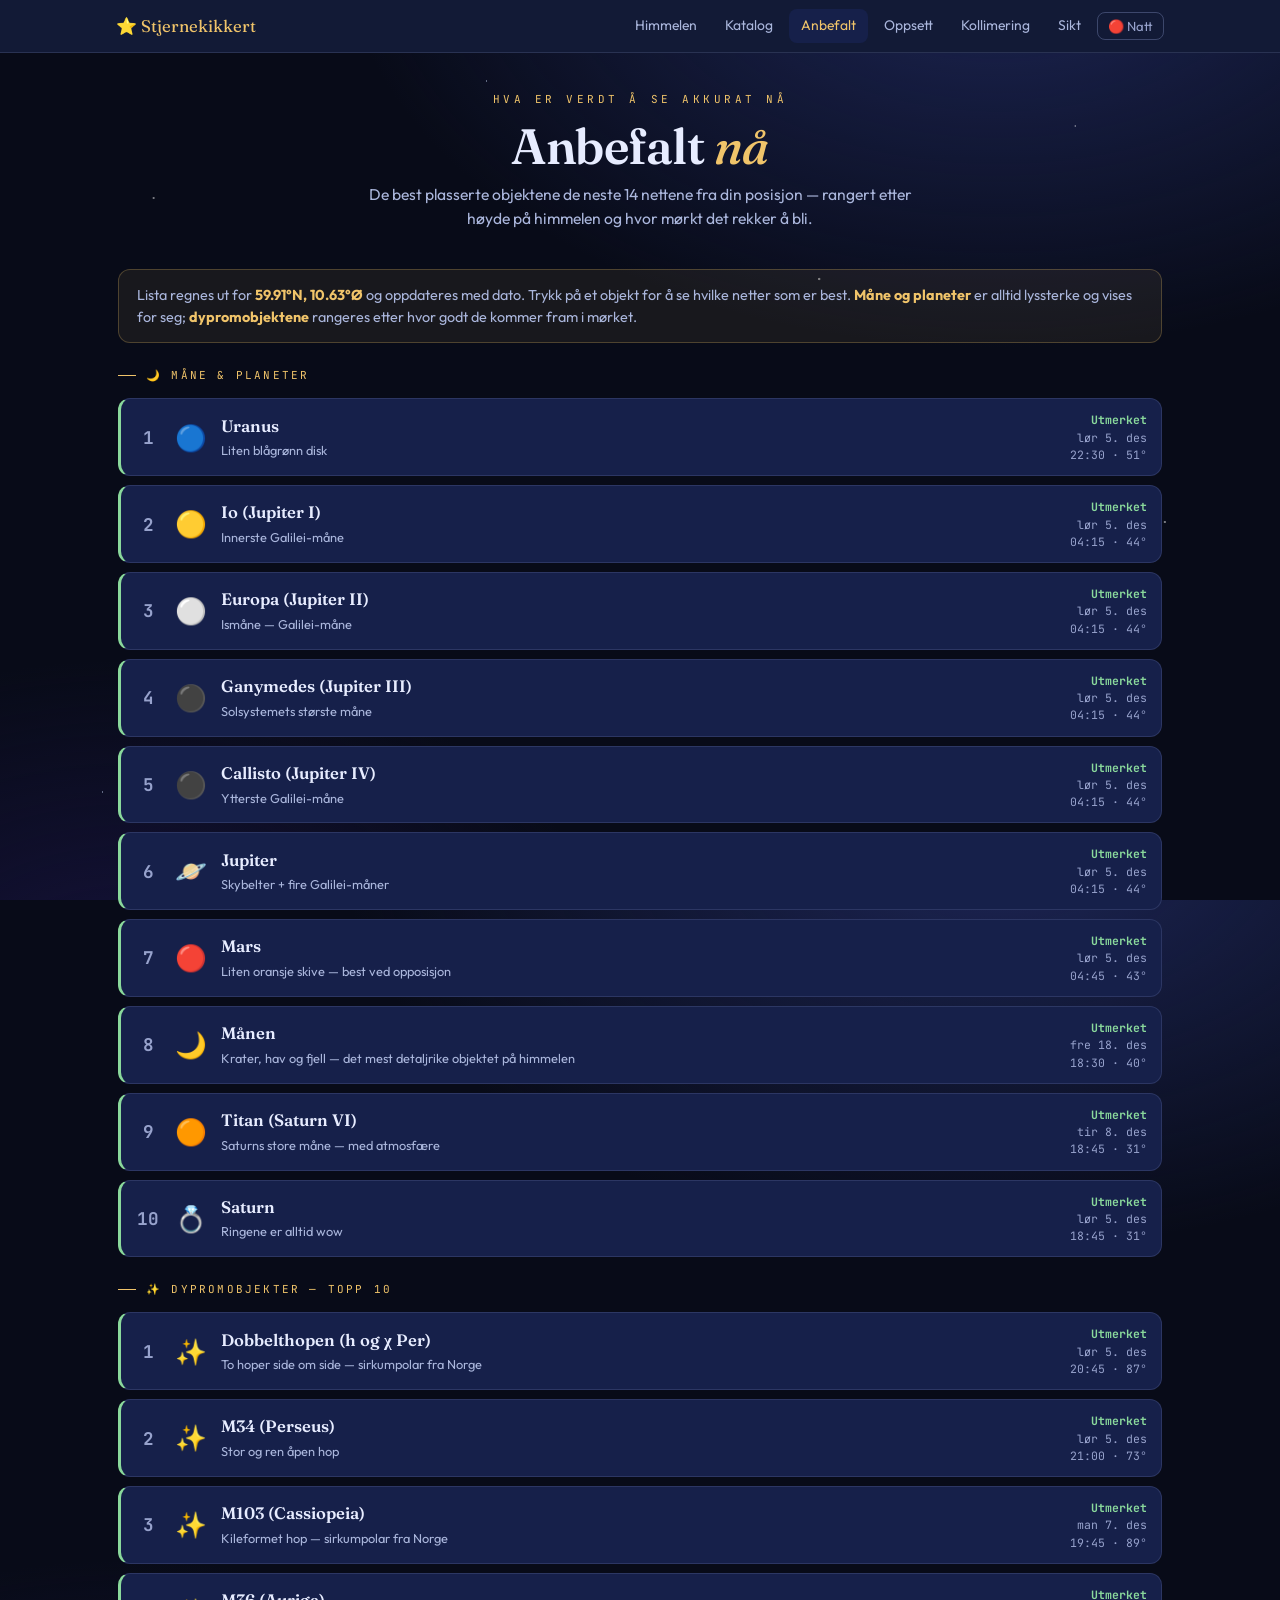
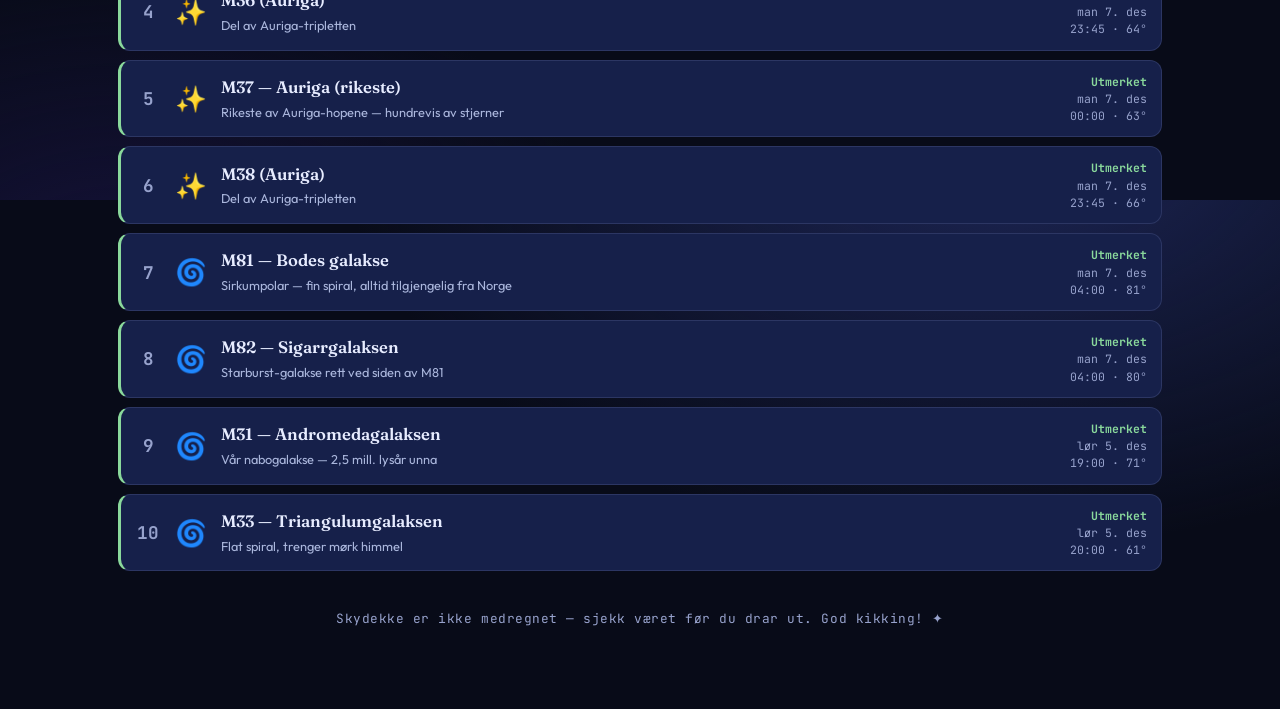
<file: anbefalt.html>
<!DOCTYPE html>
<html lang="no">
<head>
<meta charset="UTF-8">
<meta name="viewport" content="width=device-width, initial-scale=1.0">
<title>Anbefalt — Stjernekikkert</title>
<link rel="icon" href="data:image/svg+xml,<svg xmlns='http://www.w3.org/2000/svg' viewBox='0 0 16 16'><text y='14' font-size='14'>%E2%AD%90</text></svg>">
<link rel="manifest" href="manifest.json">
<meta name="theme-color" content="#080b18">
<link rel="apple-touch-icon" href="icon.svg">
<meta name="apple-mobile-web-app-capable" content="yes">
<meta name="apple-mobile-web-app-status-bar-style" content="black-translucent">
<link rel="preconnect" href="https://fonts.googleapis.com">
<link rel="preconnect" href="https://fonts.gstatic.com" crossorigin>
<link href="https://fonts.googleapis.com/css2?family=Fraunces:ital,opsz,wght@0,9..144,400;0,9..144,600;1,9..144,500&family=Outfit:wght@300;400;500;600&family=JetBrains+Mono:wght@500;700&display=swap" rel="stylesheet">
<link rel="stylesheet" href="shared.css">
<script src="shared.js"></script>
<style>
.rec-intro{background:rgba(240,196,106,.07);border:1px solid rgba(240,196,106,.25);border-radius:12px;padding:14px 18px;margin-bottom:22px;font-size:.9rem;color:var(--ink-soft);line-height:1.55}
.rec-intro b{color:var(--gold)}
.rec-sec{margin-bottom:14px}
.rec-sec-title{font-family:'JetBrains Mono',monospace;font-size:11px;letter-spacing:.2em;text-transform:uppercase;color:var(--gold);display:flex;align-items:center;gap:10px;margin:24px 0 14px}
.rec-sec-title::before{content:"";width:18px;height:1px;background:var(--gold);flex:none}
.rec-card{display:flex;align-items:center;gap:14px;background:var(--panel-soft);border:1px solid var(--line);border-radius:12px;padding:12px 14px;margin-bottom:9px;border-left-width:3px;cursor:pointer;transition:border-color .15s,transform .1s}
.rec-card:hover{border-color:var(--gold)}
.rec-card:active{transform:scale(.995)}
.rec-rank{font-family:'JetBrains Mono',monospace;font-size:1.1rem;font-weight:700;color:var(--ink-faint);flex:none;width:26px;text-align:center}
.rec-emo{font-size:1.6rem;flex:none}
.rec-body{flex:1;min-width:0}
.rec-name{font-family:'Fraunces',serif;font-size:1.04rem;font-weight:600;color:var(--ink)}
.rec-why{font-size:.8rem;color:var(--ink-soft);margin-top:2px;overflow:hidden;text-overflow:ellipsis;white-space:nowrap}
.rec-meta{flex:none;text-align:right;font-family:'JetBrains Mono',monospace;font-size:.72rem;color:var(--ink-faint);line-height:1.5}
.rec-v{font-weight:700}
.rec-v.v-great{color:var(--green)}.rec-v.v-good{color:var(--cyan)}.rec-v.v-ok{color:var(--gold)}
.rec-card.v-great{border-left-color:var(--green)}.rec-card.v-good{border-left-color:var(--cyan)}.rec-card.v-ok{border-left-color:var(--gold)}
.rec-empty{color:var(--ink-soft);font-size:.9rem;line-height:1.6;padding:10px 0;font-style:italic}
.rec-loading{color:var(--ink-faint);font-style:italic;padding:14px 0}
</style>
</head>
<body>
<script>if(localStorage.getItem('stjernekikkert_nightmode')==='1')document.body.classList.add('night-mode');</script>

<nav class="nav">
  <div class="nav-inner">
    <a class="nav-brand" href="index.html">⭐ Stjernekikkert</a>
    <a class="nav-link" href="index.html">Himmelen</a>
    <a class="nav-link" href="objekter.html">Katalog</a>
    <a class="nav-link active" href="anbefalt.html">Anbefalt</a>
    <a class="nav-link" href="setup.html">Oppsett</a>
    <a class="nav-link" href="kollimering.html">Kollimering</a>
    <a class="nav-link" href="sikt.html">Sikt</a>
    <button class="nav-install" id="install-btn" style="display:none">⬇ Installer</button>
    <button class="nav-night" id="night-btn">🔴 Natt</button>
  </div>
</nav>

<div class="wrap">
  <header>
    <div class="eyebrow">Hva er verdt å se akkurat nå</div>
    <h1>Anbefalt <em>nå</em></h1>
    <p class="lede">De best plasserte objektene de neste 14 nettene fra din posisjon — rangert etter høyde på himmelen og hvor mørkt det rekker å bli.</p>
  </header>

  <div class="rec-intro">
    Lista regnes ut for <b id="rec-loc">din posisjon</b> og oppdateres med dato. Trykk på et objekt for å se hvilke netter som er best. <b>Måne og planeter</b> er alltid lyssterke og vises for seg; <b>dypromobjektene</b> rangeres etter hvor godt de kommer fram i mørket.
  </div>

  <div id="rec-content"><div class="rec-loading">Regner ut beste objekter …</div></div>

  <footer>Skydekke er ikke medregnet — sjekk været før du drar ut. God kikking! ✦</footer>
</div>

<!-- Forecast-modal (gjenbruk fra katalogen) -->
<div id="fc-modal" class="finder-modal" aria-hidden="true">
  <div class="fm-bg" id="fc-close-bg"></div>
  <div class="fm-box" role="dialog" aria-modal="true" aria-labelledby="fc-title">
    <div class="fm-title" id="fc-title"></div>
    <div class="fc-body" id="fc-body"></div>
    <div class="fm-note">Vurdert ut fra hvor høyt objektet står og hvor mørk himmelen må være for nettopp <b>dette</b> objektet. Skydekke er <b>ikke</b> medregnet.</div>
    <button class="fm-close" id="fc-close-btn">Lukk</button>
  </div>
</div>

<script>
(function(){
  'use strict';
  var setup = loadSetup();
  var lat = setup.location.lat, lon = setup.location.lon;
  document.getElementById('rec-loc').textContent = lat.toFixed(2)+'°N, '+lon.toFixed(2)+'°Ø';

  var MND = ['jan','feb','mar','apr','mai','jun','jul','aug','sep','okt','nov','des'];
  var DAG = ['søn','man','tir','ons','tor','fre','lør'];
  function dateLabel(iso){ var d=new Date(iso+'T12:00:00'); return DAG[d.getDay()]+' '+d.getDate()+'. '+MND[d.getMonth()]; }
  function vClass(v){ return v==='Utmerket'?'v-great':v==='Bra'?'v-good':'v-ok'; }

  // bygg objektlister (samme kilder som katalogen)
  var MOON_LIST = MOONS.map(function(m){
    var pn = m.parent ? (PLANETS_2026.filter(function(p){return p.id===m.parent;})[0]||{}).name : null;
    return {id:m.id,emo:m.emo,name:m.name,type:'moon',ra:m.ra||0,dec:m.dec||0,mag:m.mag,why:m.why,parent:m.parent,parentName:pn};
  });
  var PLANET_LIST = PLANETS_2026.map(function(p){
    return {id:p.id,emo:p.emo,name:p.name,type:'planet',ra:0,dec:0,mag:p.mag,why:p.why};
  });
  function resolver(o){
    if (o.type==='planet') return function(t){ return planetPos(o.id,t); };
    if (o.id==='luna') return function(t){ return moonPos(t); };
    if (o.parent) return function(t){ return planetPos(o.parent,t); };
    return null;
  }

  function cardHtml(x, rank){
    var o = x.o, n = x.bestNight;
    return '<div class="rec-card '+vClass(x.verdict)+'" data-id="'+o.id+'" data-type="'+o.type+'">'+
      '<div class="rec-rank">'+rank+'</div>'+
      '<div class="rec-emo">'+o.emo+'</div>'+
      '<div class="rec-body"><div class="rec-name">'+htmlEscape(o.name)+'</div>'+
        '<div class="rec-why">'+htmlEscape(o.why||'')+'</div></div>'+
      '<div class="rec-meta"><span class="rec-v '+vClass(x.verdict)+'">'+x.verdict+'</span><br>'+
        dateLabel(x.bestDate)+'<br>'+(n.best?(fmtTime(n.best.time)+' · '+n.best.alt+'°'):'')+'</div>'+
      '</div>';
  }

  function render(){
    var now = new Date();
    // dyprom
    var dso = rankObjects(SKY_CATALOG.slice(), lat, lon, now, 14, null).slice(0, 10);
    // sol-system (måne + planeter)
    var sol = rankObjects(MOON_LIST.concat(PLANET_LIST), lat, lon, now, 14, resolver).slice(0, 10);

    var html = '';
    html += '<div class="rec-sec-title">🌙 Måne &amp; planeter</div>';
    if (sol.length){
      html += sol.map(function(x,i){ return cardHtml(x, i+1); }).join('');
    } else {
      html += '<div class="rec-empty">Ingen planeter godt plassert akkurat nå.</div>';
    }

    html += '<div class="rec-sec-title">✨ Dypromobjekter — topp 10</div>';
    if (dso.length){
      html += dso.map(function(x,i){ return cardHtml(x, i+1); }).join('');
    } else {
      html += '<div class="rec-empty">Ingen dypromobjekter kommer godt fram de neste 14 nettene — lyse netter nå. Prøv igjen utover høsten, da fylles lista opp.</div>';
    }
    document.getElementById('rec-content').innerHTML = html;
  }

  // ---- klikk → forecast-modal ----
  var fcModal = document.getElementById('fc-modal'), fcLastFocus = null;
  function objById(id){ return MOON_LIST.concat(PLANET_LIST).concat(SKY_CATALOG).filter(function(o){return o.id===id;})[0]; }
  function openForecastModal(o){
    var posFn = resolver(o), note = '';
    if (o.type==='moon' && o.parent) note = 'Følger '+htmlEscape(o.parentName||'planeten')+' på himmelen.';
    var nights = bestViewingNights(o.ra, o.dec, lat, lon, new Date(), 30, {mag:o.mag, posFn:posFn});
    document.getElementById('fc-title').innerHTML = '📅 '+htmlEscape(o.name)+' — neste 30 netter';
    var visible = nights.filter(function(n){ return n.best; });
    var html = '';
    if (note) html += '<div class="fc-pnote">'+note+'</div>';
    if (!visible.length){
      html += '<div class="fc-empty">Ikke godt plassert de neste 30 nettene herfra.</div>';
    } else {
      var ranked = visible.slice().sort(function(a,b){ return b.score-a.score; }).slice(0,3);
      html += '<div class="fc-top">'+ranked.map(function(n){
        return '<div class="fc-top-card '+vClass(n.verdict)+'"><div class="fc-top-date">'+dateLabel(n.date)+'</div>'+
          '<div class="fc-top-v">'+n.verdict+'</div><div class="fc-top-det">'+fmtTime(n.best.time)+' · '+n.best.alt+'° opp · 🌙 '+n.moonIllum+'%</div></div>';
      }).join('')+'</div><div class="fc-sub">Alle synlige netter:</div><div class="fc-list">'+
      visible.map(function(n){ var w=Math.max(4,n.score);
        return '<div class="fc-row"><div class="fc-row-d">'+dateLabel(n.date)+'</div>'+
          '<div class="fc-row-bar"><span class="'+vClass(n.verdict)+'" style="width:'+w+'%"></span></div>'+
          '<div class="fc-row-info">'+fmtTime(n.best.time)+' · '+n.best.alt+'°</div></div>';
      }).join('')+'</div>';
    }
    document.getElementById('fc-body').innerHTML = html;
    fcLastFocus = document.activeElement;
    fcModal.classList.add('show'); fcModal.setAttribute('aria-hidden','false');
    document.getElementById('fc-close-btn').focus();
  }
  function closeForecastModal(){ fcModal.classList.remove('show'); fcModal.setAttribute('aria-hidden','true'); if(fcLastFocus&&fcLastFocus.focus)fcLastFocus.focus(); }
  document.getElementById('rec-content').addEventListener('click', function(e){
    var c = e.target.closest('.rec-card'); if(!c) return;
    var o = objById(c.getAttribute('data-id')); if(o) openForecastModal(o);
  });
  document.getElementById('fc-close-btn').addEventListener('click', closeForecastModal);
  document.getElementById('fc-close-bg').addEventListener('click', closeForecastModal);
  document.addEventListener('keydown', function(e){ if(e.key==='Escape'&&fcModal.classList.contains('show')) closeForecastModal(); });

  initNightMode();
  initInstall();
  // Tung rangering (≈75k posisjonsberegninger). Utsett den så «Regner ut …»-teksten
  // tegnes først — ellers blokkerer hovedtråden før første paint. setTimeout (ikke
  // requestAnimationFrame) fyrer også i skjulte faner, så siden henger aldri på lasting.
  setTimeout(render, 0);
})();
</script>
<script>if("serviceWorker" in navigator){window.addEventListener("load",function(){navigator.serviceWorker.register("sw.js").catch(function(){});});}</script>
</body>
</html>
</file>
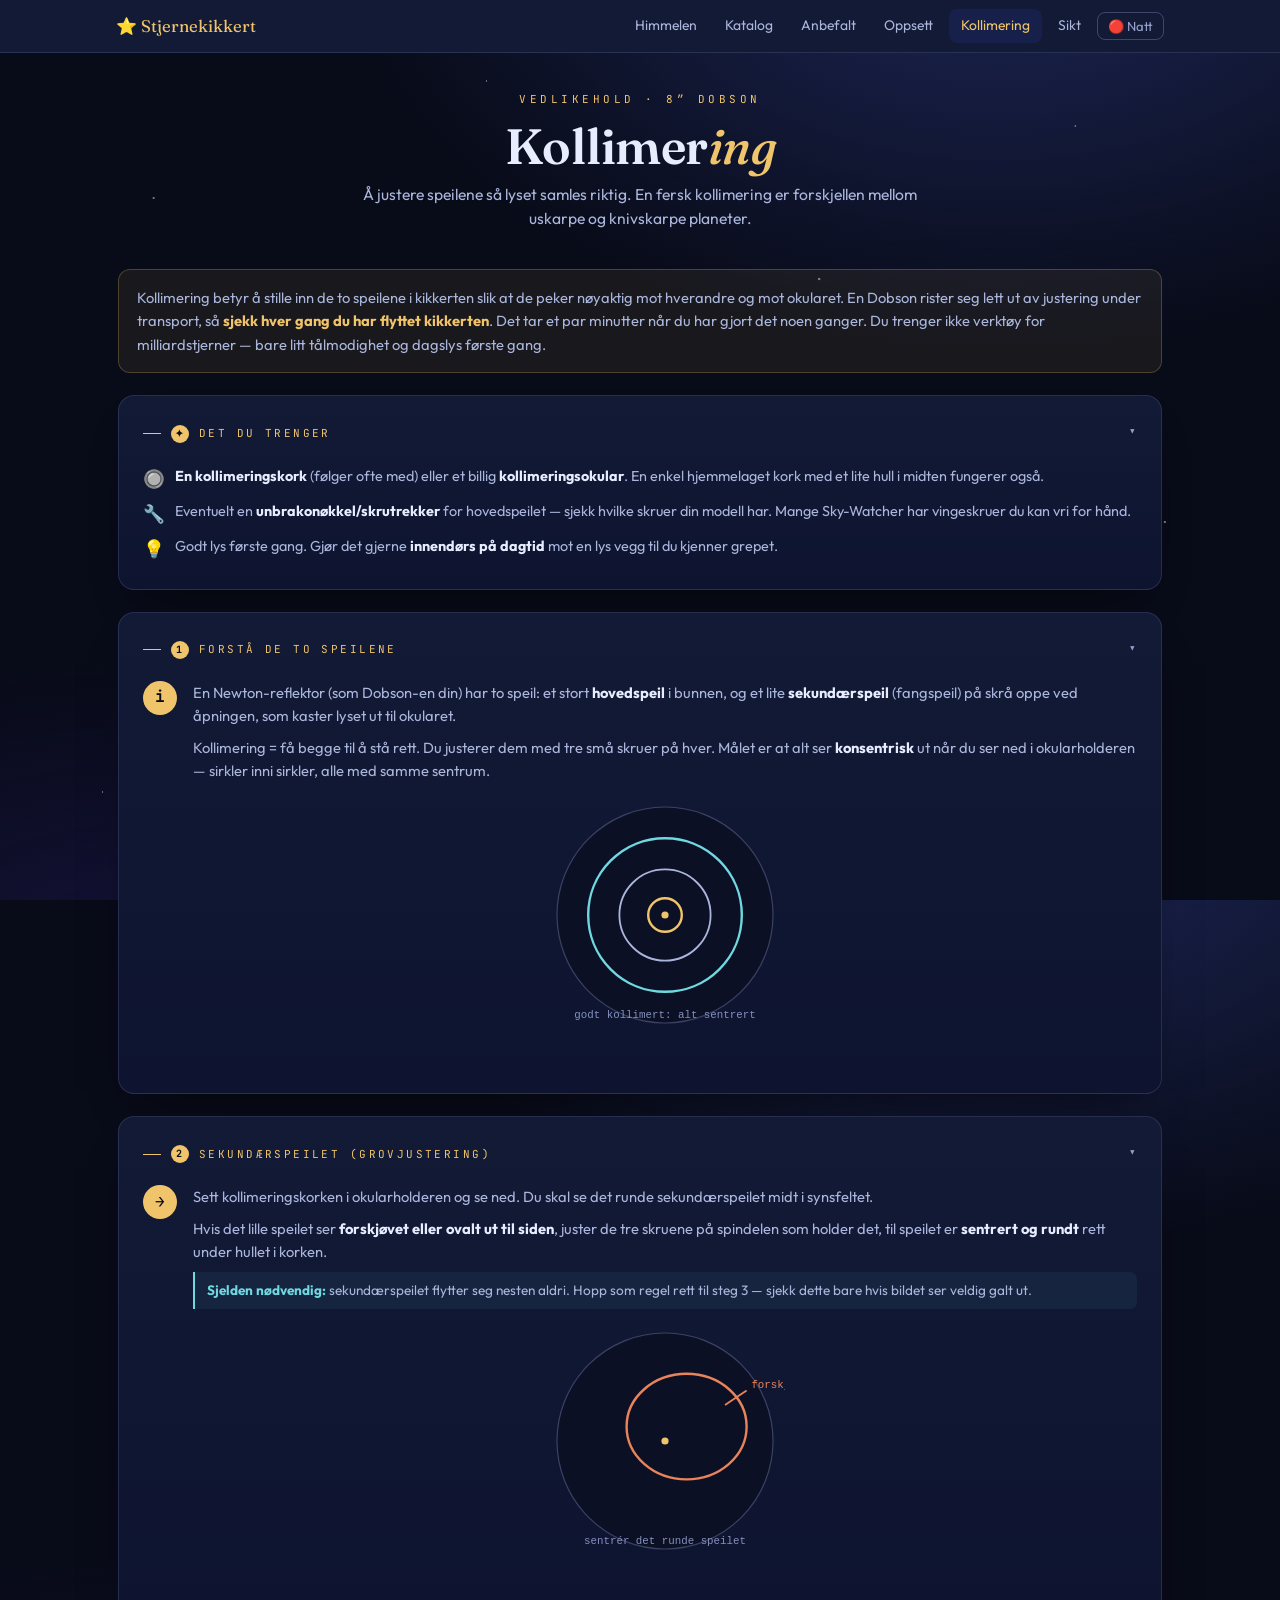
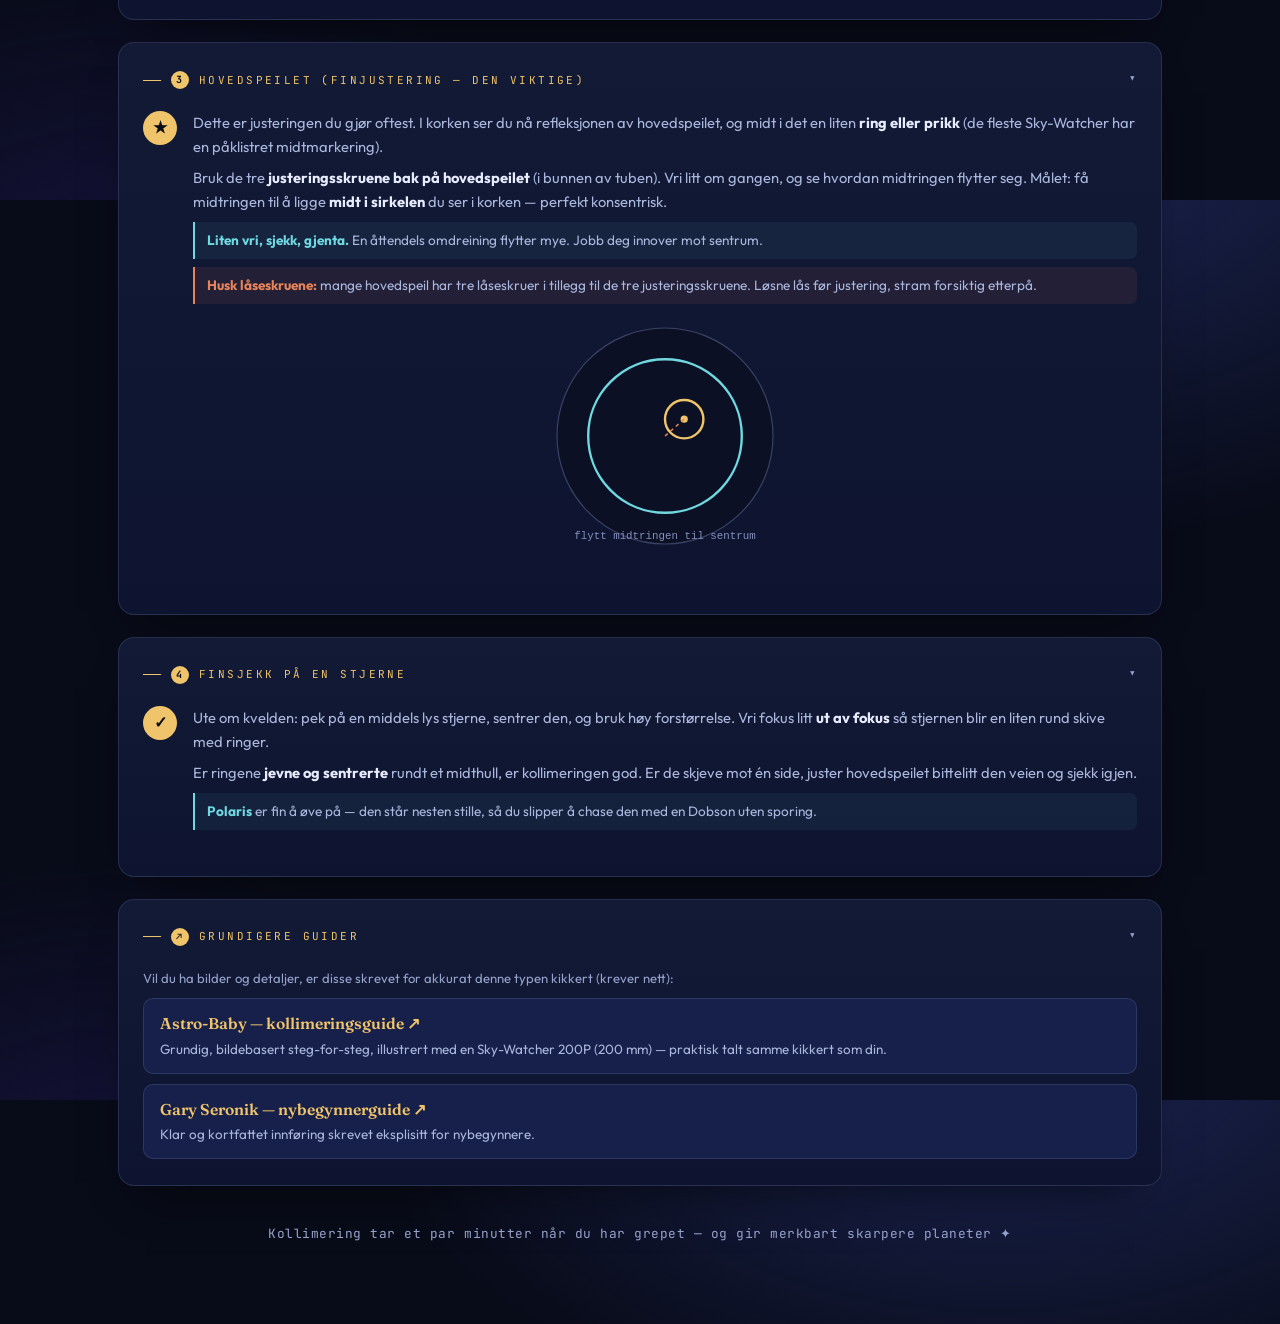
<file: kollimering.html>
<!DOCTYPE html>
<html lang="no">
<head>
<meta charset="UTF-8">
<meta name="viewport" content="width=device-width, initial-scale=1.0">
<title>Kollimering — Stjernekikkert</title>
<link rel="icon" href="data:image/svg+xml,<svg xmlns='http://www.w3.org/2000/svg' viewBox='0 0 16 16'><text y='14' font-size='14'>%E2%AD%90</text></svg>">
<link rel="manifest" href="manifest.json">
<meta name="theme-color" content="#080b18">
<link rel="apple-touch-icon" href="icon.svg">
<meta name="apple-mobile-web-app-capable" content="yes">
<meta name="apple-mobile-web-app-status-bar-style" content="black-translucent">
<link rel="preconnect" href="https://fonts.googleapis.com">
<link rel="preconnect" href="https://fonts.gstatic.com" crossorigin>
<link href="https://fonts.googleapis.com/css2?family=Fraunces:ital,opsz,wght@0,9..144,400;0,9..144,600;1,9..144,500&family=Outfit:wght@300;400;500;600&family=JetBrains+Mono:wght@500;700&display=swap" rel="stylesheet">
<link rel="stylesheet" href="shared.css">
<script src="shared.js"></script>
<style>
.intro{background:rgba(240,196,106,.07);border:1px solid rgba(240,196,106,.25);border-radius:12px;padding:16px 18px;margin-bottom:22px;font-size:.92rem;color:var(--ink-soft);line-height:1.6}
.intro b{color:var(--gold)}

.step{display:grid;grid-template-columns:auto 1fr;gap:16px;padding:20px 0;border-bottom:1px solid var(--line)}
.step:last-child{border-bottom:none}
.step-num{width:34px;height:34px;border-radius:50%;background:var(--gold);color:var(--bg);display:grid;place-items:center;font-family:'JetBrains Mono',monospace;font-weight:700;font-size:1rem;flex:none}
.step-body h3{font-family:'Fraunces',serif;font-size:1.12rem;font-weight:600;color:var(--ink);margin-bottom:6px}
.step-body p{font-size:.92rem;color:var(--ink-soft);line-height:1.6;margin-bottom:8px}
.step-body p:last-child{margin-bottom:0}
.step-body b{color:var(--ink)}
.step-fig{margin:12px 0;display:flex;justify-content:center}
.step-fig svg{max-width:240px;width:100%;height:auto}
.tip{background:rgba(111,216,224,.06);border-left:2px solid var(--cyan);border-radius:0 7px 7px 0;padding:8px 12px;font-size:.85rem;color:var(--ink-soft);margin-top:8px}
.tip b{color:var(--cyan)}
.warn{background:rgba(232,131,90,.08);border-left:2px solid var(--rust);border-radius:0 7px 7px 0;padding:8px 12px;font-size:.85rem;color:var(--ink-soft);margin-top:8px}
.warn b{color:var(--rust)}

.tool-list{display:grid;gap:8px;margin-top:10px}
.tool{display:flex;gap:10px;align-items:flex-start;font-size:.9rem;color:var(--ink-soft)}
.tool .em{font-size:1.1rem;flex:none}
.tool b{color:var(--ink)}

.ext{display:block;background:var(--panel-soft);border:1px solid var(--line);border-radius:10px;padding:13px 16px;margin-top:10px;text-decoration:none;transition:border-color .15s}
.ext:hover{border-color:var(--gold)}
.ext .et{font-family:'Fraunces',serif;font-weight:600;color:var(--gold);font-size:.98rem}
.ext .ed{font-size:.84rem;color:var(--ink-soft);margin-top:2px}

/* Sammenleggbare paneler */
.panel.collapsible > .panel-title{cursor:pointer;user-select:none;margin-bottom:0;transition:margin .2s}
.panel.collapsible.open > .panel-title{margin-bottom:20px}
.panel.collapsible > .panel-title .pt-arrow{margin-left:auto;color:var(--ink-faint);font-size:.9rem;transition:transform .2s;flex:none}
.panel.collapsible.open > .panel-title .pt-arrow{transform:rotate(90deg)}
.panel.collapsible > .panel-body{display:none}
.panel.collapsible.open > .panel-body{display:block}
</style>
</head>
<body>
<script>if(localStorage.getItem('stjernekikkert_nightmode')==='1')document.body.classList.add('night-mode');</script>

<nav class="nav">
  <div class="nav-inner">
    <a class="nav-brand" href="index.html">⭐ Stjernekikkert</a>
    <a class="nav-link" href="index.html">Himmelen</a>
    <a class="nav-link" href="objekter.html">Katalog</a>
    <a class="nav-link" href="anbefalt.html">Anbefalt</a>
    <a class="nav-link" href="setup.html">Oppsett</a>
    <a class="nav-link active" href="kollimering.html">Kollimering</a>
    <a class="nav-link" href="sikt.html">Sikt</a>
    <button class="nav-install" id="install-btn" style="display:none">⬇ Installer</button>
    <button class="nav-night" id="night-btn">🔴 Natt</button>
  </div>
</nav>

<div class="wrap">
  <header>
    <div class="eyebrow">Vedlikehold · 8″ Dobson</div>
    <h1>Kollimer<em>ing</em></h1>
    <p class="lede">Å justere speilene så lyset samles riktig. En fersk kollimering er forskjellen mellom uskarpe og knivskarpe planeter.</p>
  </header>

  <div class="intro">
    Kollimering betyr å stille inn de to speilene i kikkerten slik at de peker nøyaktig mot hverandre og mot okularet. En Dobson rister seg lett ut av justering under transport, så <b>sjekk hver gang du har flyttet kikkerten</b>. Det tar et par minutter når du har gjort det noen ganger. Du trenger ikke verktøy for milliardstjerner — bare litt tålmodighet og dagslys første gang.
  </div>

  <section class="panel">
    <div class="panel-title"><span class="num">✦</span> Det du trenger</div>
    <div class="tool-list">
      <div class="tool"><span class="em">🔘</span><div><b>En kollimeringskork</b> (følger ofte med) eller et billig <b>kollimeringsokular</b>. En enkel hjemmelaget kork med et lite hull i midten fungerer også.</div></div>
      <div class="tool"><span class="em">🔧</span><div>Eventuelt en <b>unbrakonøkkel/skrutrekker</b> for hovedspeilet — sjekk hvilke skruer din modell har. Mange Sky-Watcher har vingeskruer du kan vri for hånd.</div></div>
      <div class="tool"><span class="em">💡</span><div>Godt lys første gang. Gjør det gjerne <b>innendørs på dagtid</b> mot en lys vegg til du kjenner grepet.</div></div>
    </div>
  </section>

  <section class="panel">
    <div class="panel-title"><span class="num">1</span> Forstå de to speilene</div>
    <div class="step" style="border-bottom:none;padding-top:0">
      <div class="step-num">i</div>
      <div class="step-body">
        <p>En Newton-reflektor (som Dobson-en din) har to speil: et stort <b>hovedspeil</b> i bunnen, og et lite <b>sekundærspeil</b> (fangspeil) på skrå oppe ved åpningen, som kaster lyset ut til okularet.</p>
        <p>Kollimering = få begge til å stå rett. Du justerer dem med tre små skruer på hver. Målet er at alt ser <b>konsentrisk</b> ut når du ser ned i okularholderen — sirkler inni sirkler, alle med samme sentrum.</p>
        <div class="step-fig">
          <svg viewBox="0 0 200 200" xmlns="http://www.w3.org/2000/svg">
            <circle cx="100" cy="100" r="90" fill="#0c1024" stroke="rgba(160,176,230,.3)"/>
            <circle cx="100" cy="100" r="64" fill="none" stroke="#6fd8e0" stroke-width="2"/>
            <circle cx="100" cy="100" r="38" fill="none" stroke="#aab6dc" stroke-width="1.5"/>
            <circle cx="100" cy="100" r="14" fill="none" stroke="#f0c46a" stroke-width="2"/>
            <circle cx="100" cy="100" r="3" fill="#f0c46a"/>
            <text x="100" y="186" fill="#8590bd" font-family="monospace" font-size="9" text-anchor="middle">godt kollimert: alt sentrert</text>
          </svg>
        </div>
      </div>
    </div>
  </section>

  <section class="panel">
    <div class="panel-title"><span class="num">2</span> Sekundærspeilet (grovjustering)</div>
    <div class="step" style="border-bottom:none;padding-top:0">
      <div class="step-num">→</div>
      <div class="step-body">
        <p>Sett kollimeringskorken i okularholderen og se ned. Du skal se det runde sekundærspeilet midt i synsfeltet.</p>
        <p>Hvis det lille speilet ser <b>forskjøvet eller ovalt ut til siden</b>, juster de tre skruene på spindelen som holder det, til speilet er <b>sentrert og rundt</b> rett under hullet i korken.</p>
        <div class="tip"><b>Sjelden nødvendig:</b> sekundærspeilet flytter seg nesten aldri. Hopp som regel rett til steg 3 — sjekk dette bare hvis bildet ser veldig galt ut.</div>
        <div class="step-fig">
          <svg viewBox="0 0 200 200" xmlns="http://www.w3.org/2000/svg">
            <circle cx="100" cy="100" r="90" fill="#0c1024" stroke="rgba(160,176,230,.3)"/>
            <ellipse cx="118" cy="88" rx="50" ry="44" fill="none" stroke="var(--rust)" stroke-width="2"/>
            <circle cx="100" cy="100" r="3" fill="#f0c46a"/>
            <path d="M150 70 L168 58" stroke="var(--rust)" stroke-width="1.5"/>
            <text x="172" y="56" fill="var(--rust)" font-family="monospace" font-size="9">forskjøvet</text>
            <text x="100" y="186" fill="#8590bd" font-family="monospace" font-size="9" text-anchor="middle">sentrér det runde speilet</text>
          </svg>
        </div>
      </div>
    </div>
  </section>

  <section class="panel">
    <div class="panel-title"><span class="num">3</span> Hovedspeilet (finjustering — den viktige)</div>
    <div class="step" style="border-bottom:none;padding-top:0">
      <div class="step-num">★</div>
      <div class="step-body">
        <p>Dette er justeringen du gjør oftest. I korken ser du nå refleksjonen av hovedspeilet, og midt i det en liten <b>ring eller prikk</b> (de fleste Sky-Watcher har en påklistret midtmarkering).</p>
        <p>Bruk de tre <b>justeringsskruene bak på hovedspeilet</b> (i bunnen av tuben). Vri litt om gangen, og se hvordan midtringen flytter seg. Målet: få midtringen til å ligge <b>midt i sirkelen</b> du ser i korken — perfekt konsentrisk.</p>
        <div class="tip"><b>Liten vri, sjekk, gjenta.</b> En åttendels omdreining flytter mye. Jobb deg innover mot sentrum.</div>
        <div class="warn"><b>Husk låseskruene:</b> mange hovedspeil har tre låseskruer i tillegg til de tre justeringsskruene. Løsne lås før justering, stram forsiktig etterpå.</div>
        <div class="step-fig">
          <svg viewBox="0 0 200 200" xmlns="http://www.w3.org/2000/svg">
            <circle cx="100" cy="100" r="90" fill="#0c1024" stroke="rgba(160,176,230,.3)"/>
            <circle cx="100" cy="100" r="64" fill="none" stroke="#6fd8e0" stroke-width="2"/>
            <circle cx="116" cy="86" r="16" fill="none" stroke="#f0c46a" stroke-width="2"/>
            <circle cx="116" cy="86" r="3" fill="#f0c46a"/>
            <path d="M100 100 L116 86" stroke="var(--rust)" stroke-width="1.3" stroke-dasharray="3 3"/>
            <text x="100" y="186" fill="#8590bd" font-family="monospace" font-size="9" text-anchor="middle">flytt midtringen til sentrum</text>
          </svg>
        </div>
      </div>
    </div>
  </section>

  <section class="panel">
    <div class="panel-title"><span class="num">4</span> Finsjekk på en stjerne</div>
    <div class="step" style="border-bottom:none;padding-top:0">
      <div class="step-num">✓</div>
      <div class="step-body">
        <p>Ute om kvelden: pek på en middels lys stjerne, sentrer den, og bruk høy forstørrelse. Vri fokus litt <b>ut av fokus</b> så stjernen blir en liten rund skive med ringer.</p>
        <p>Er ringene <b>jevne og sentrerte</b> rundt et midthull, er kollimeringen god. Er de skjeve mot én side, juster hovedspeilet bittelitt den veien og sjekk igjen.</p>
        <div class="tip"><b>Polaris</b> er fin å øve på — den står nesten stille, så du slipper å chase den med en Dobson uten sporing.</div>
      </div>
    </div>
  </section>

  <section class="panel">
    <div class="panel-title"><span class="num">↗</span> Grundigere guider</div>
    <p class="hint" style="margin-bottom:6px">Vil du ha bilder og detaljer, er disse skrevet for akkurat denne typen kikkert (krever nett):</p>
    <a class="ext" href="https://www.astro-baby.com/astrobaby/help/collimation-guide-for-newtonian-reflectors/" target="_blank" rel="noopener">
      <div class="et">Astro-Baby — kollimeringsguide ↗</div>
      <div class="ed">Grundig, bildebasert steg-for-steg, illustrert med en Sky-Watcher 200P (200 mm) — praktisk talt samme kikkert som din.</div>
    </a>
    <a class="ext" href="https://garyseronik.com/a-beginners-guide-to-collimation/" target="_blank" rel="noopener">
      <div class="et">Gary Seronik — nybegynnerguide ↗</div>
      <div class="ed">Klar og kortfattet innføring skrevet eksplisitt for nybegynnere.</div>
    </a>
  </section>

  <footer>Kollimering tar et par minutter når du har grepet — og gir merkbart skarpere planeter ✦</footer>
</div>

<script>
  initNightMode();
  initInstall();
  // Gjør hvert panel sammenleggbart (dropdown), default åpent. Tilstand huskes.
  (function(){
    var panels = document.querySelectorAll('.wrap .panel');
    panels.forEach(function(panel, idx){
      var title = panel.querySelector('.panel-title');
      if (!title) return;
      panel.classList.add('collapsible');
      // pakk alt etter tittelen i en body
      var body = document.createElement('div');
      body.className = 'panel-body';
      var n = title.nextSibling;
      while (n){ var next = n.nextSibling; body.appendChild(n); n = next; }
      panel.appendChild(body);
      // pil
      var arrow = document.createElement('span');
      arrow.className = 'pt-arrow'; arrow.textContent = '▸';
      title.appendChild(arrow);
      // tilstand
      var key = 'stjernekikkert_kol_'+idx;
      var open = localStorage.getItem(key) !== '0';
      panel.classList.toggle('open', open);
      title.setAttribute('role','button');
      title.setAttribute('tabindex','0');
      title.setAttribute('aria-expanded', open?'true':'false');
      function toggle(){
        open = !open;
        panel.classList.toggle('open', open);
        title.setAttribute('aria-expanded', open?'true':'false');
        try { localStorage.setItem(key, open?'1':'0'); } catch(e){}
      }
      title.addEventListener('click', toggle);
      title.addEventListener('keydown', function(e){ if(e.key==='Enter'||e.key===' '){ e.preventDefault(); toggle(); } });
    });
  })();
</script>
<script>if("serviceWorker" in navigator){window.addEventListener("load",function(){navigator.serviceWorker.register("sw.js").catch(function(){});});}</script>
</body>
</html>
</file>
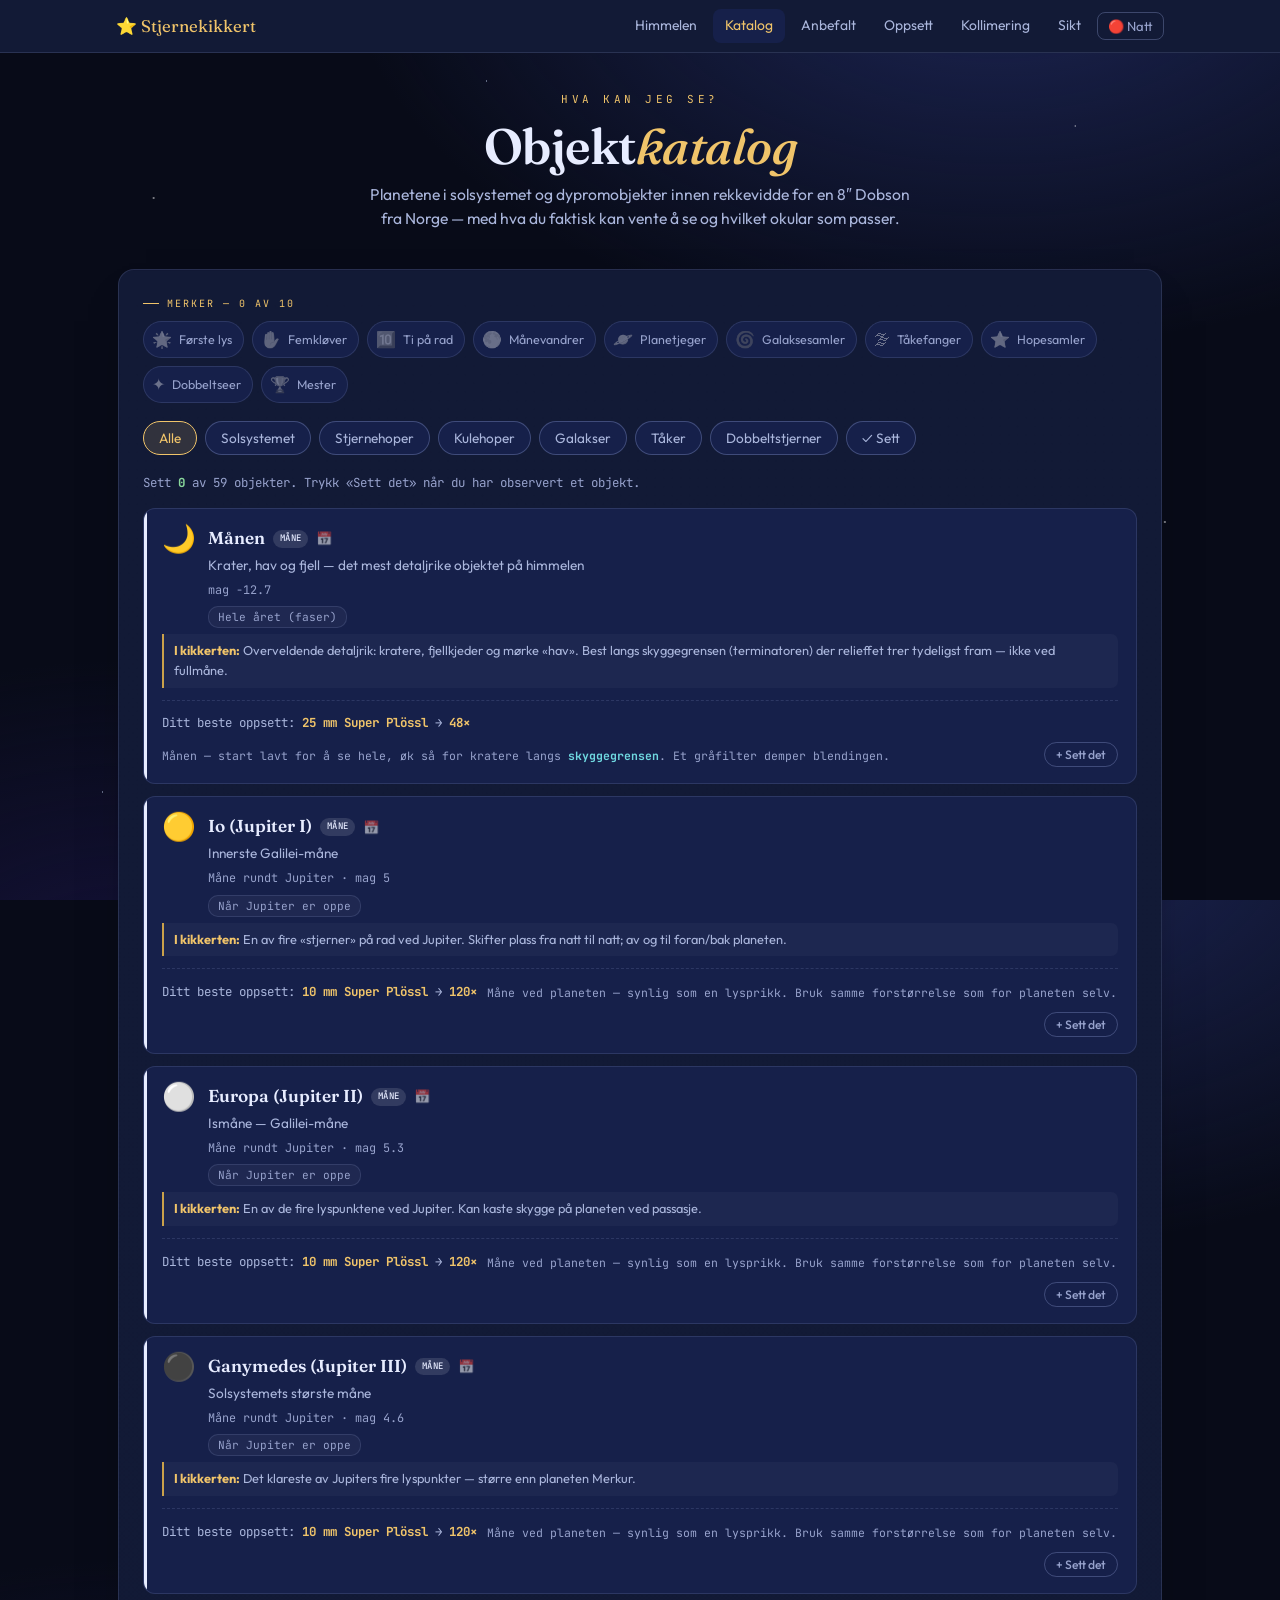
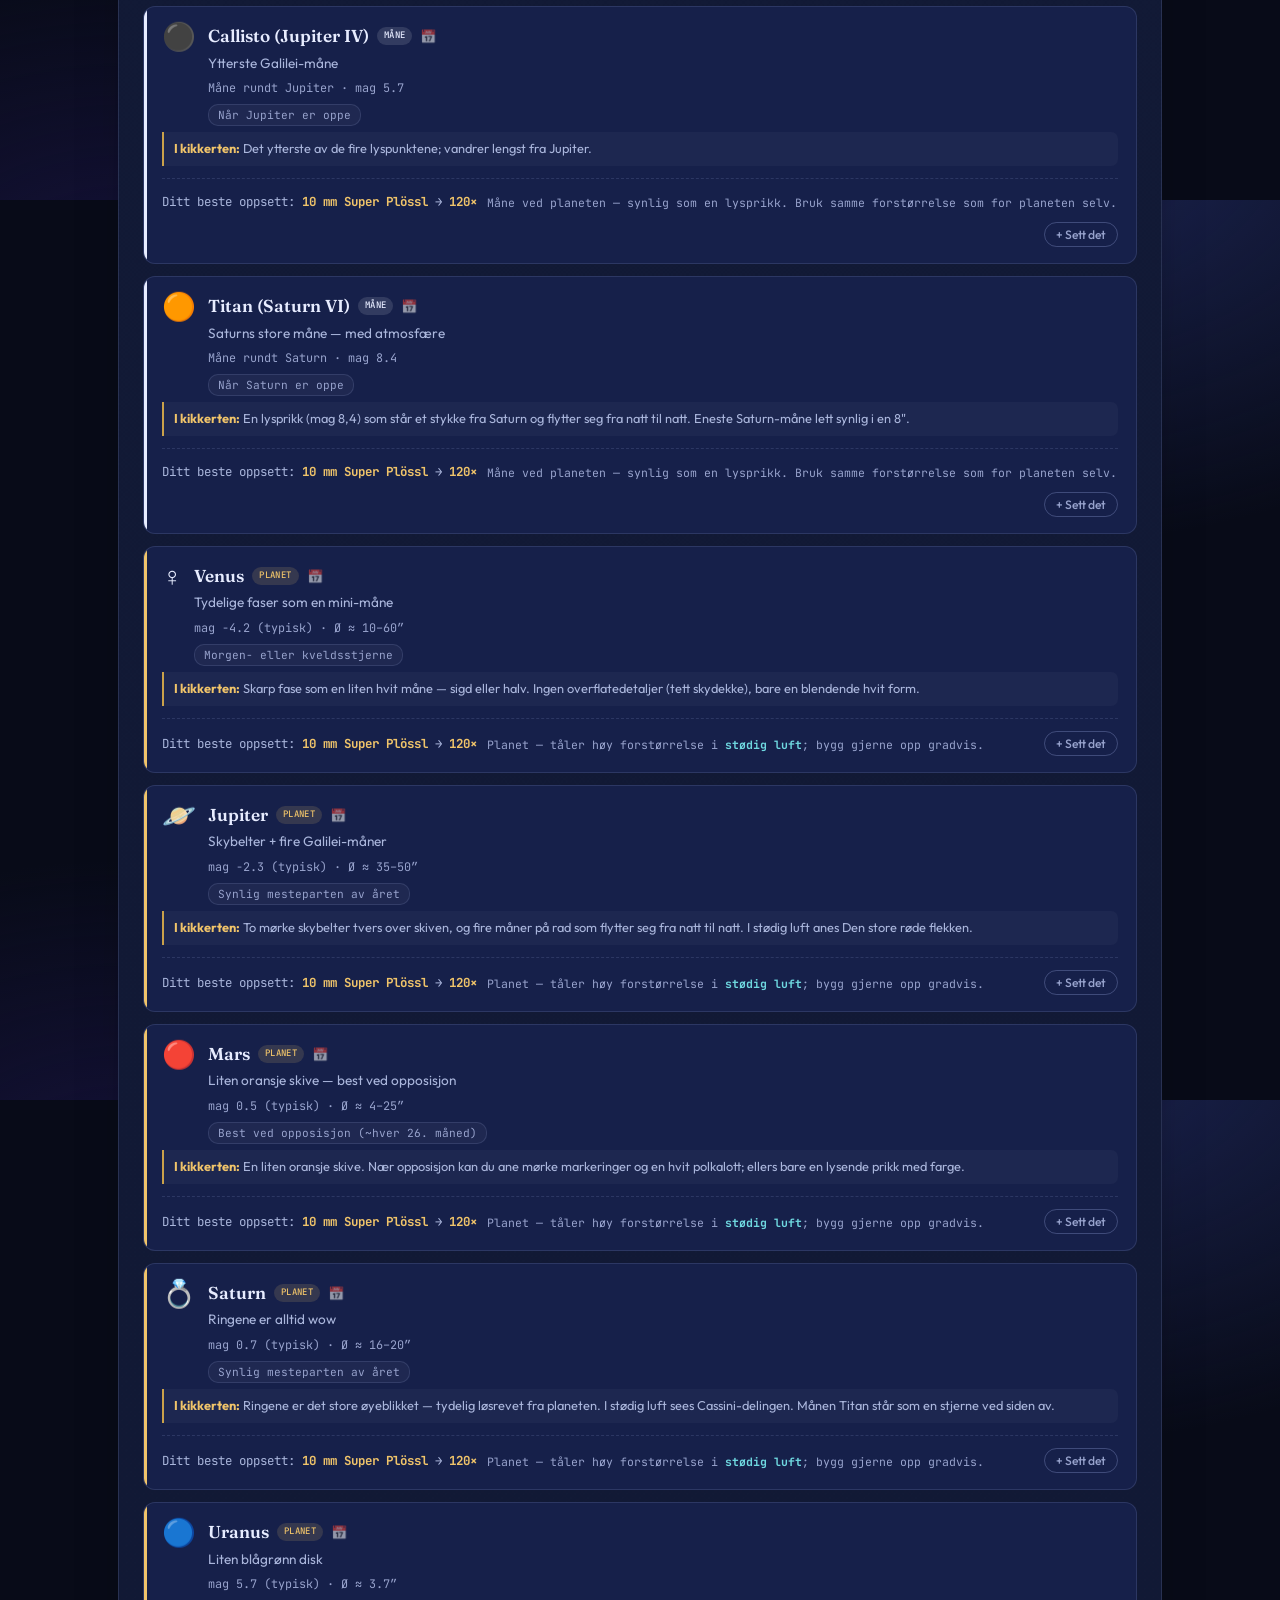
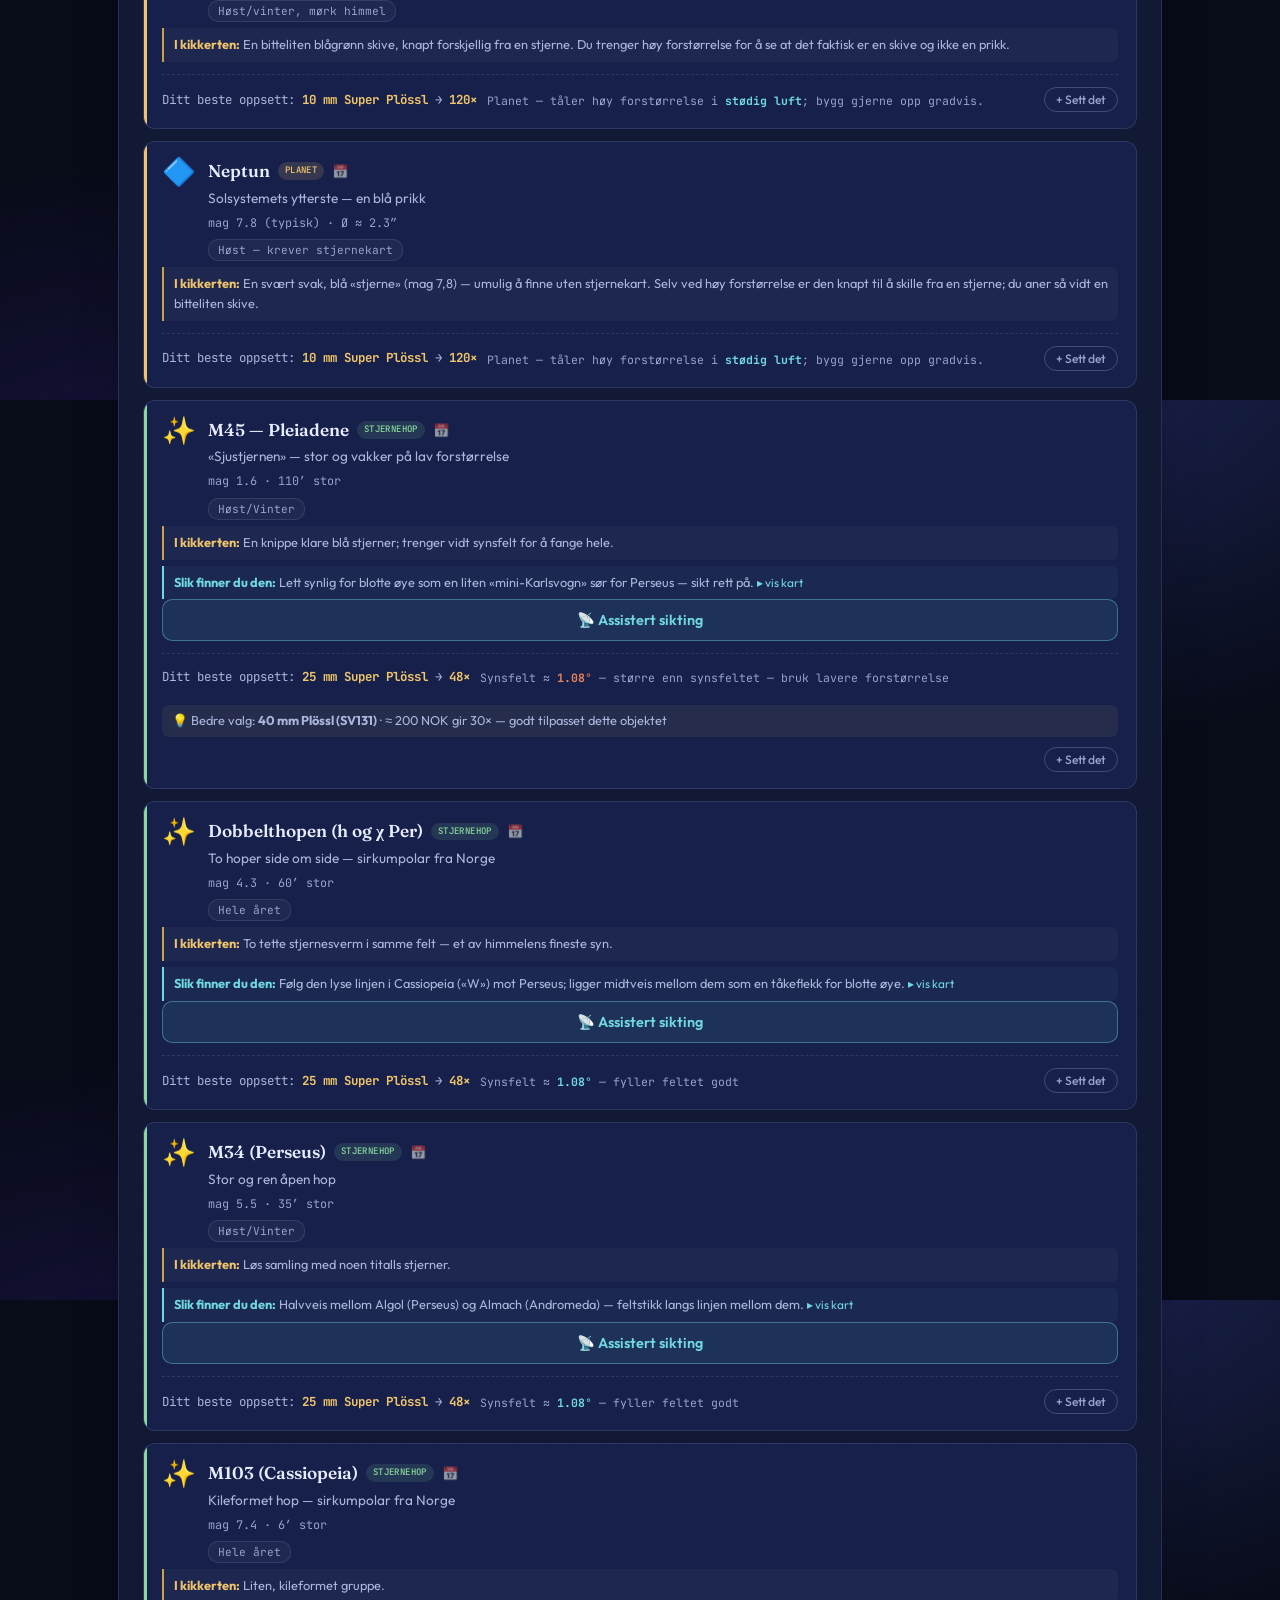
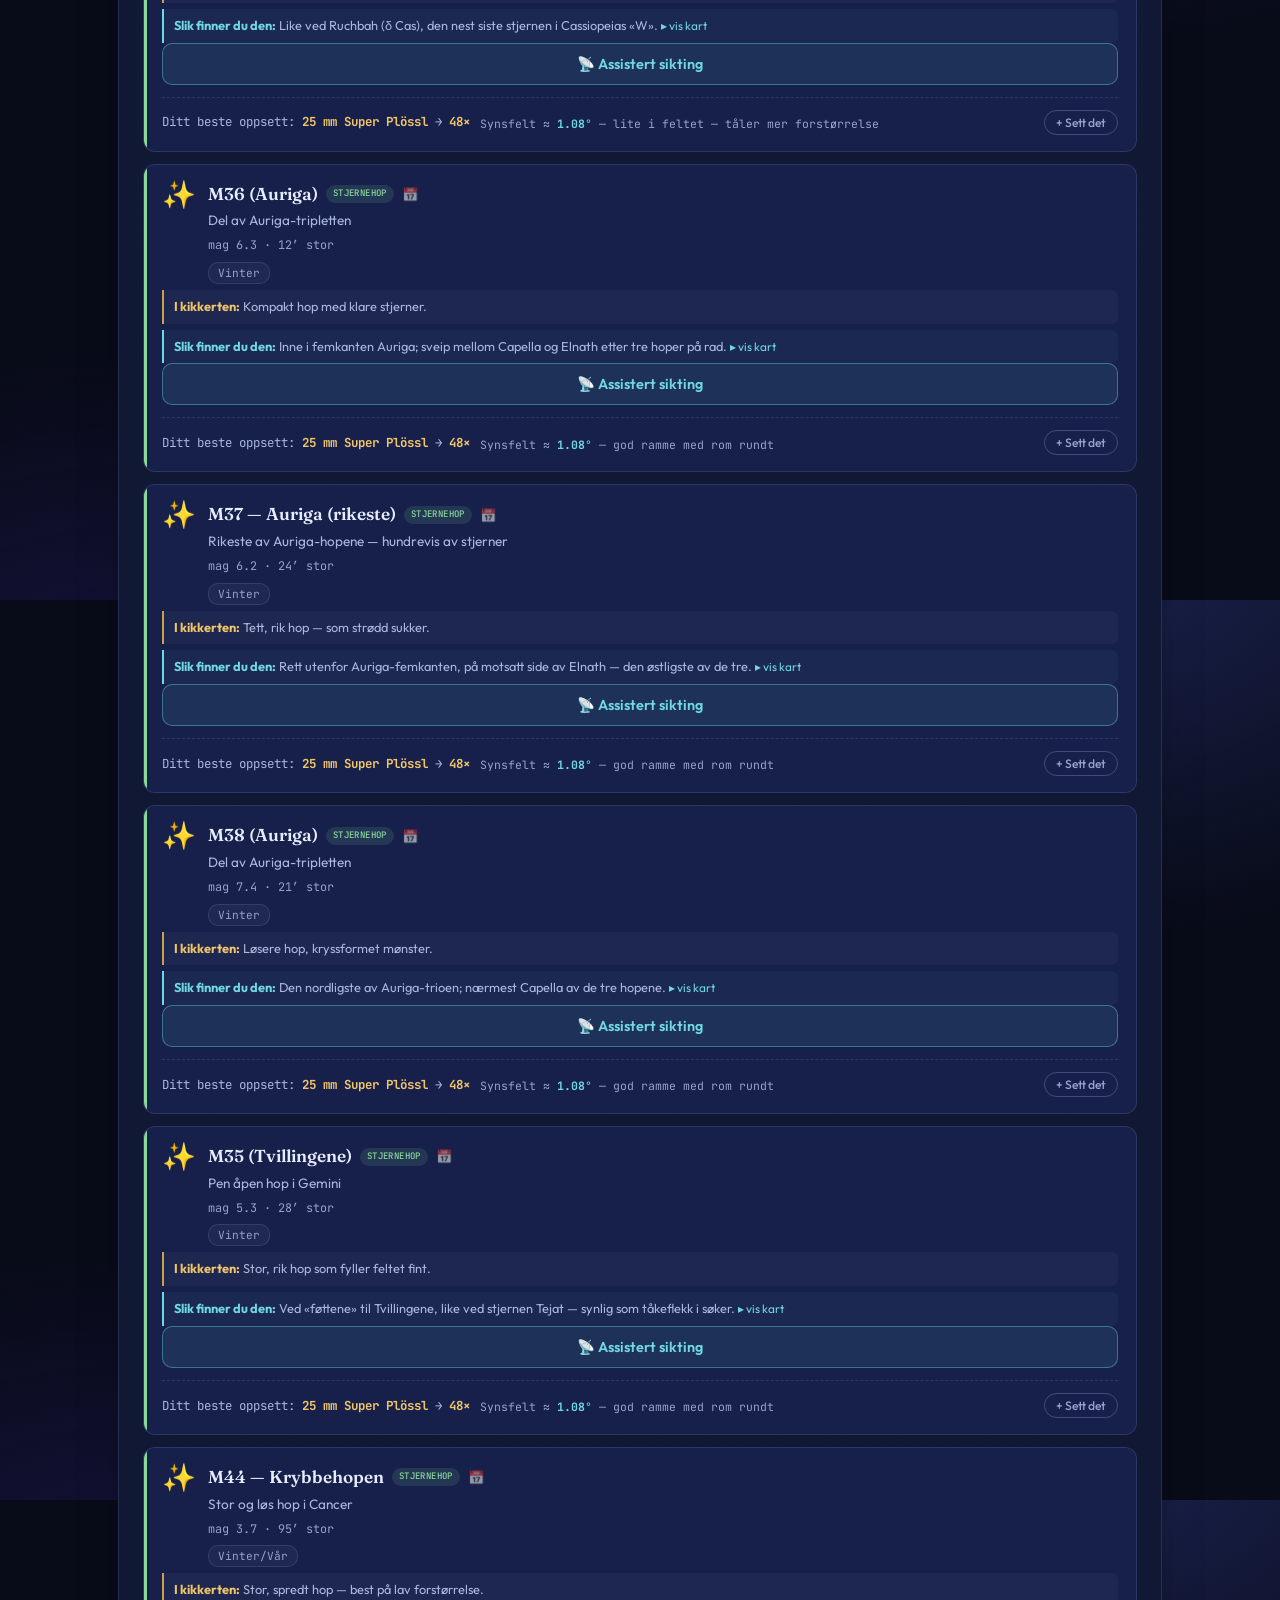
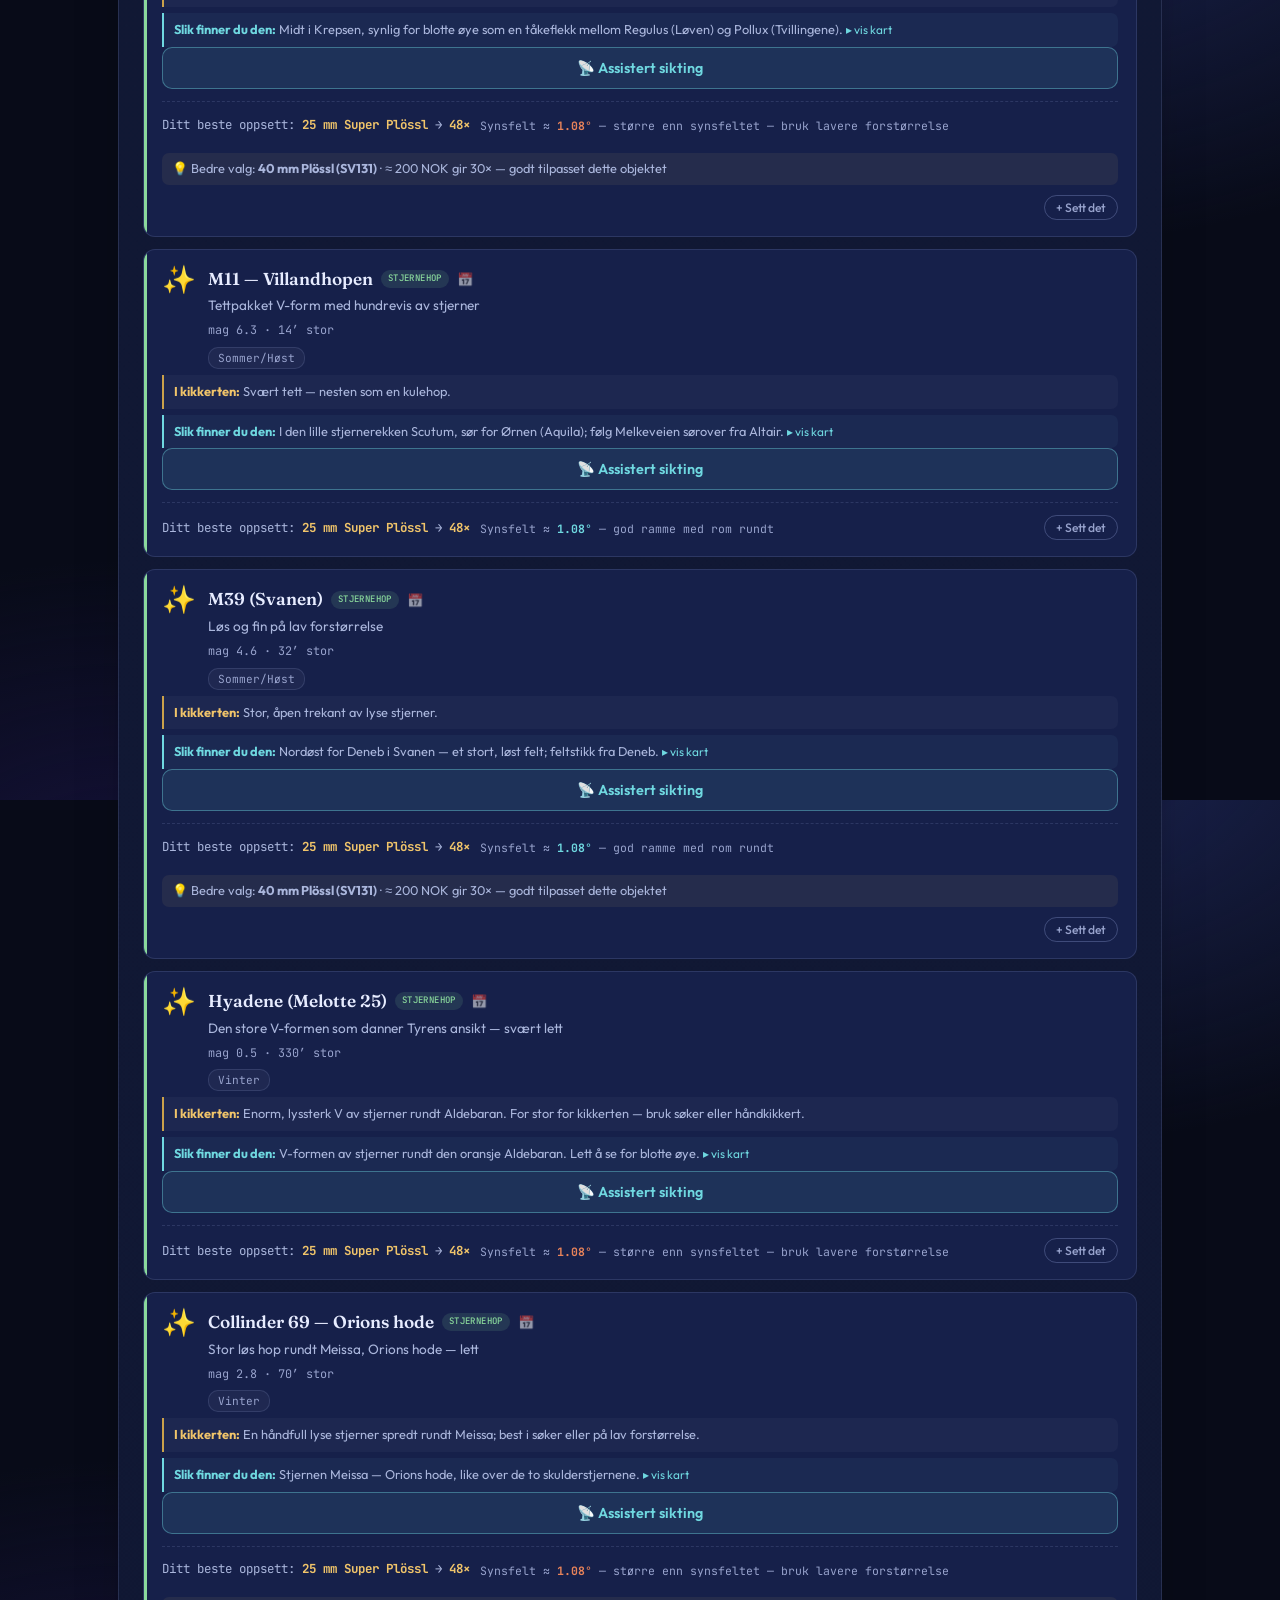
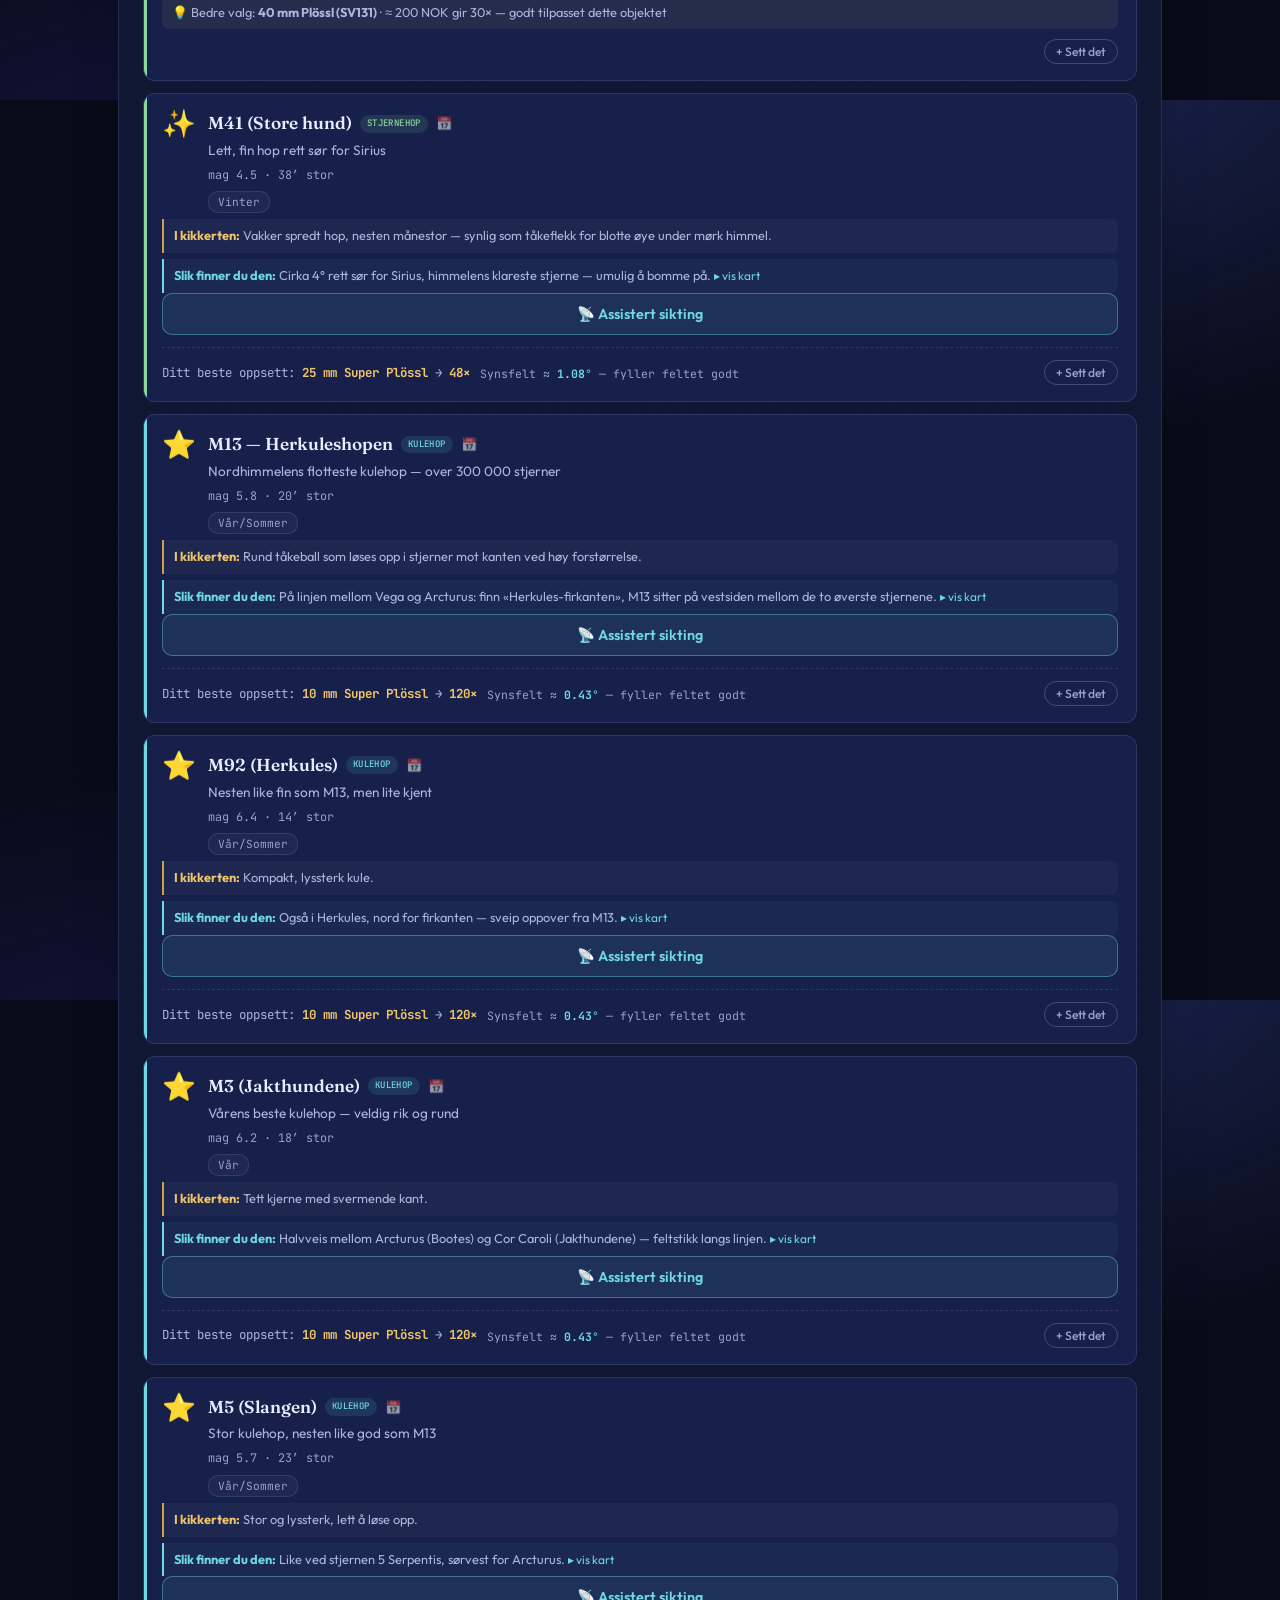
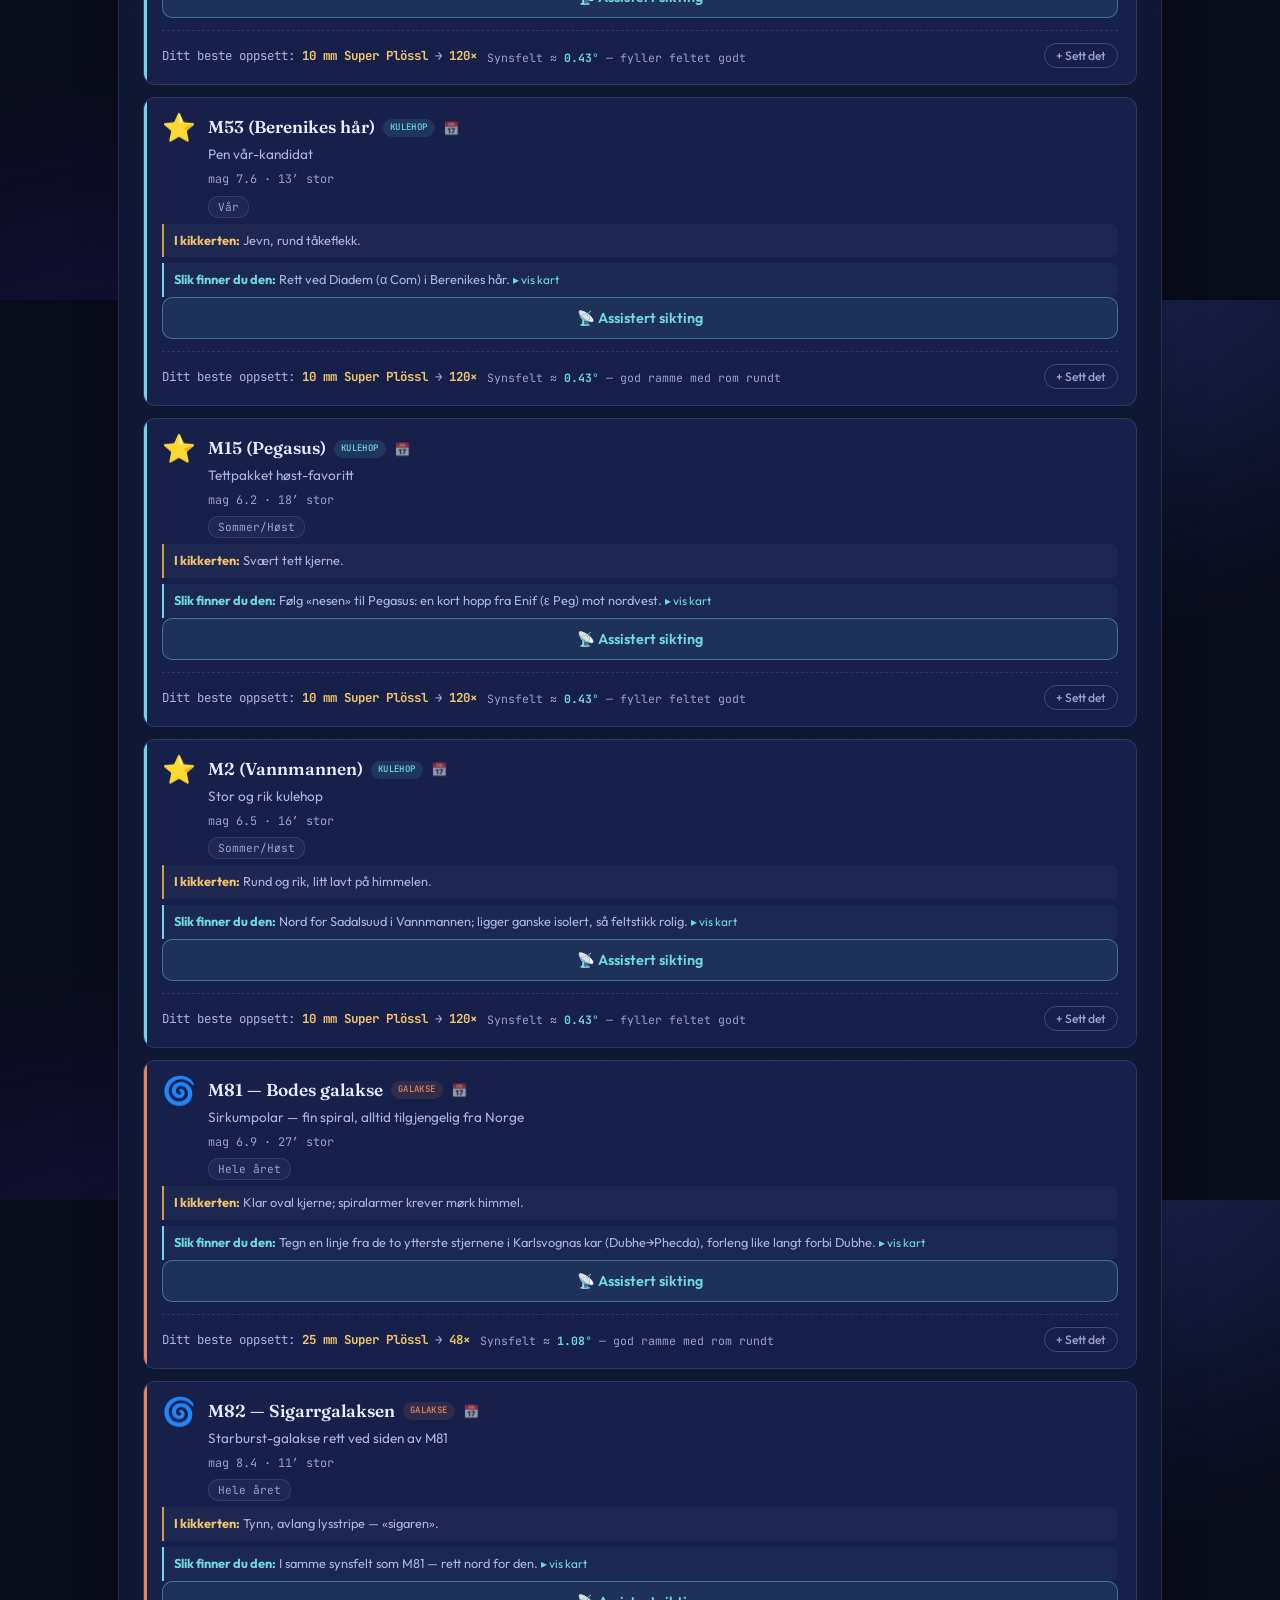
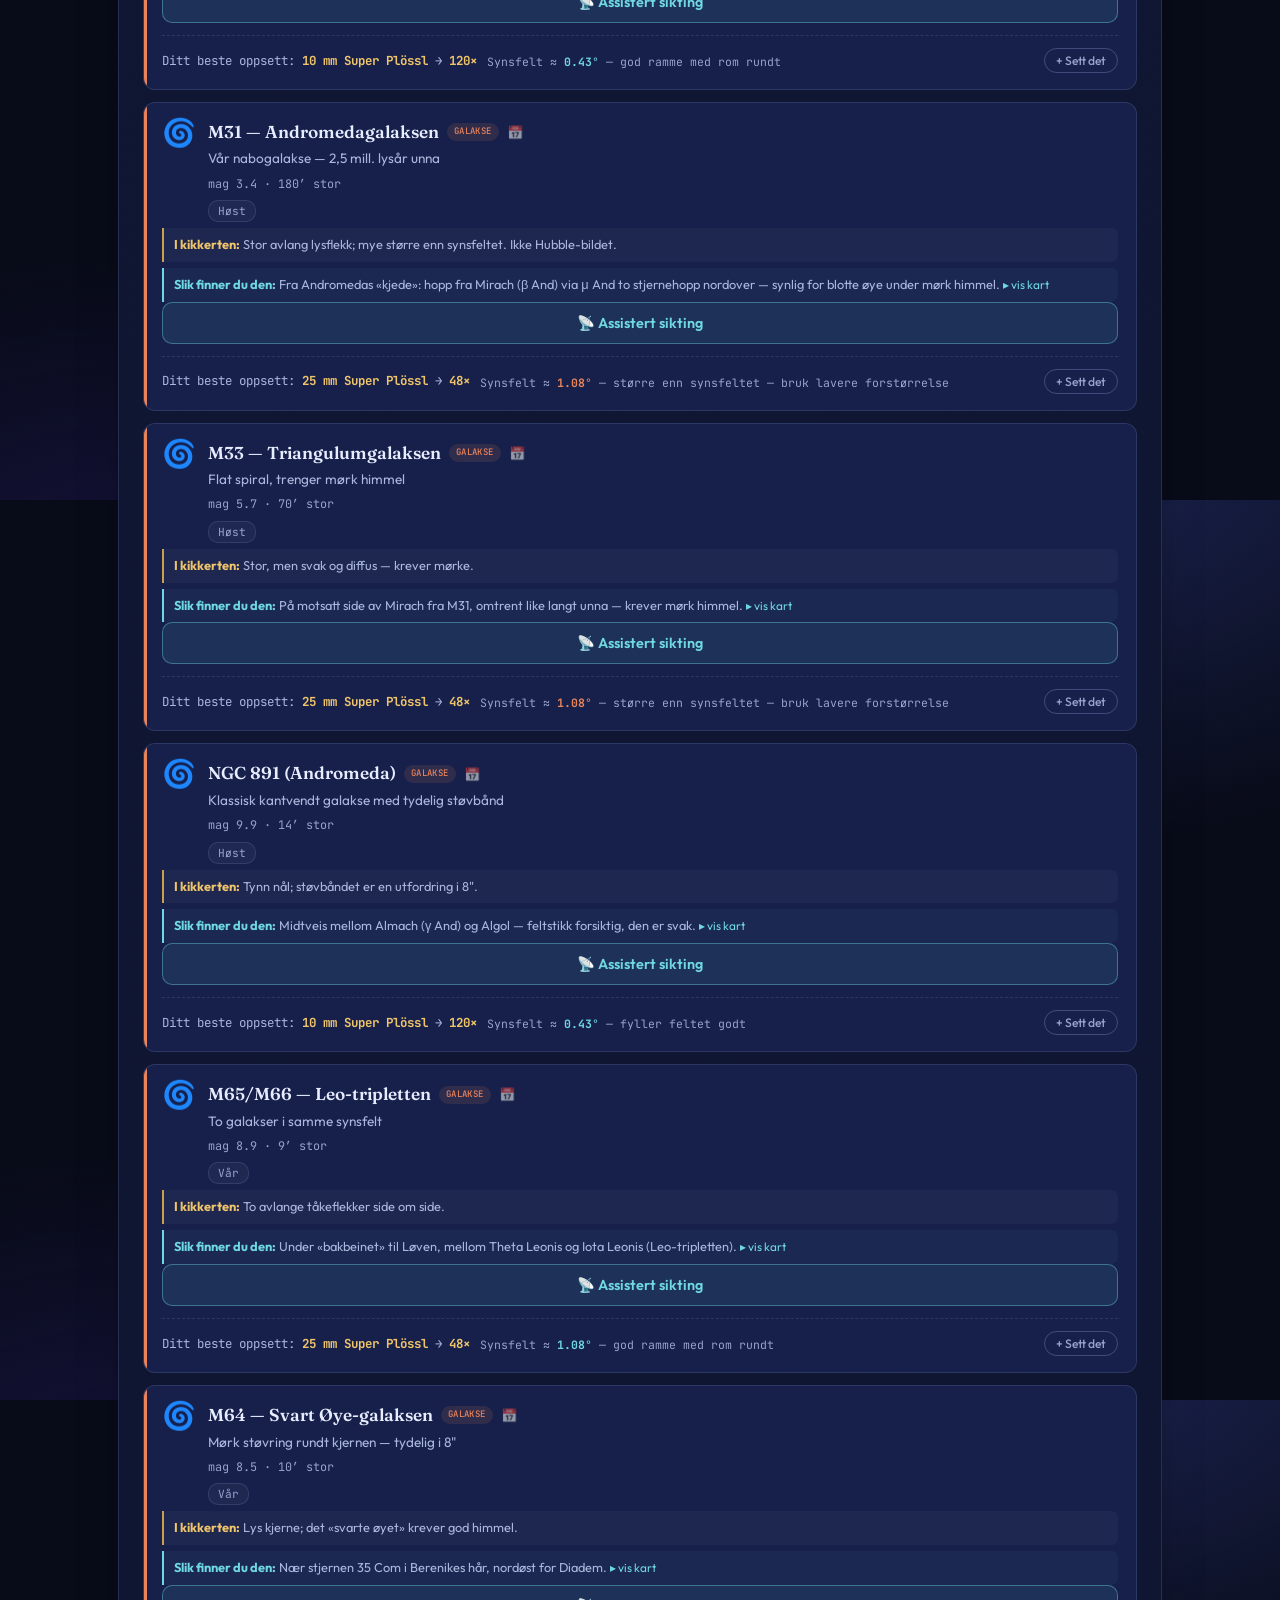
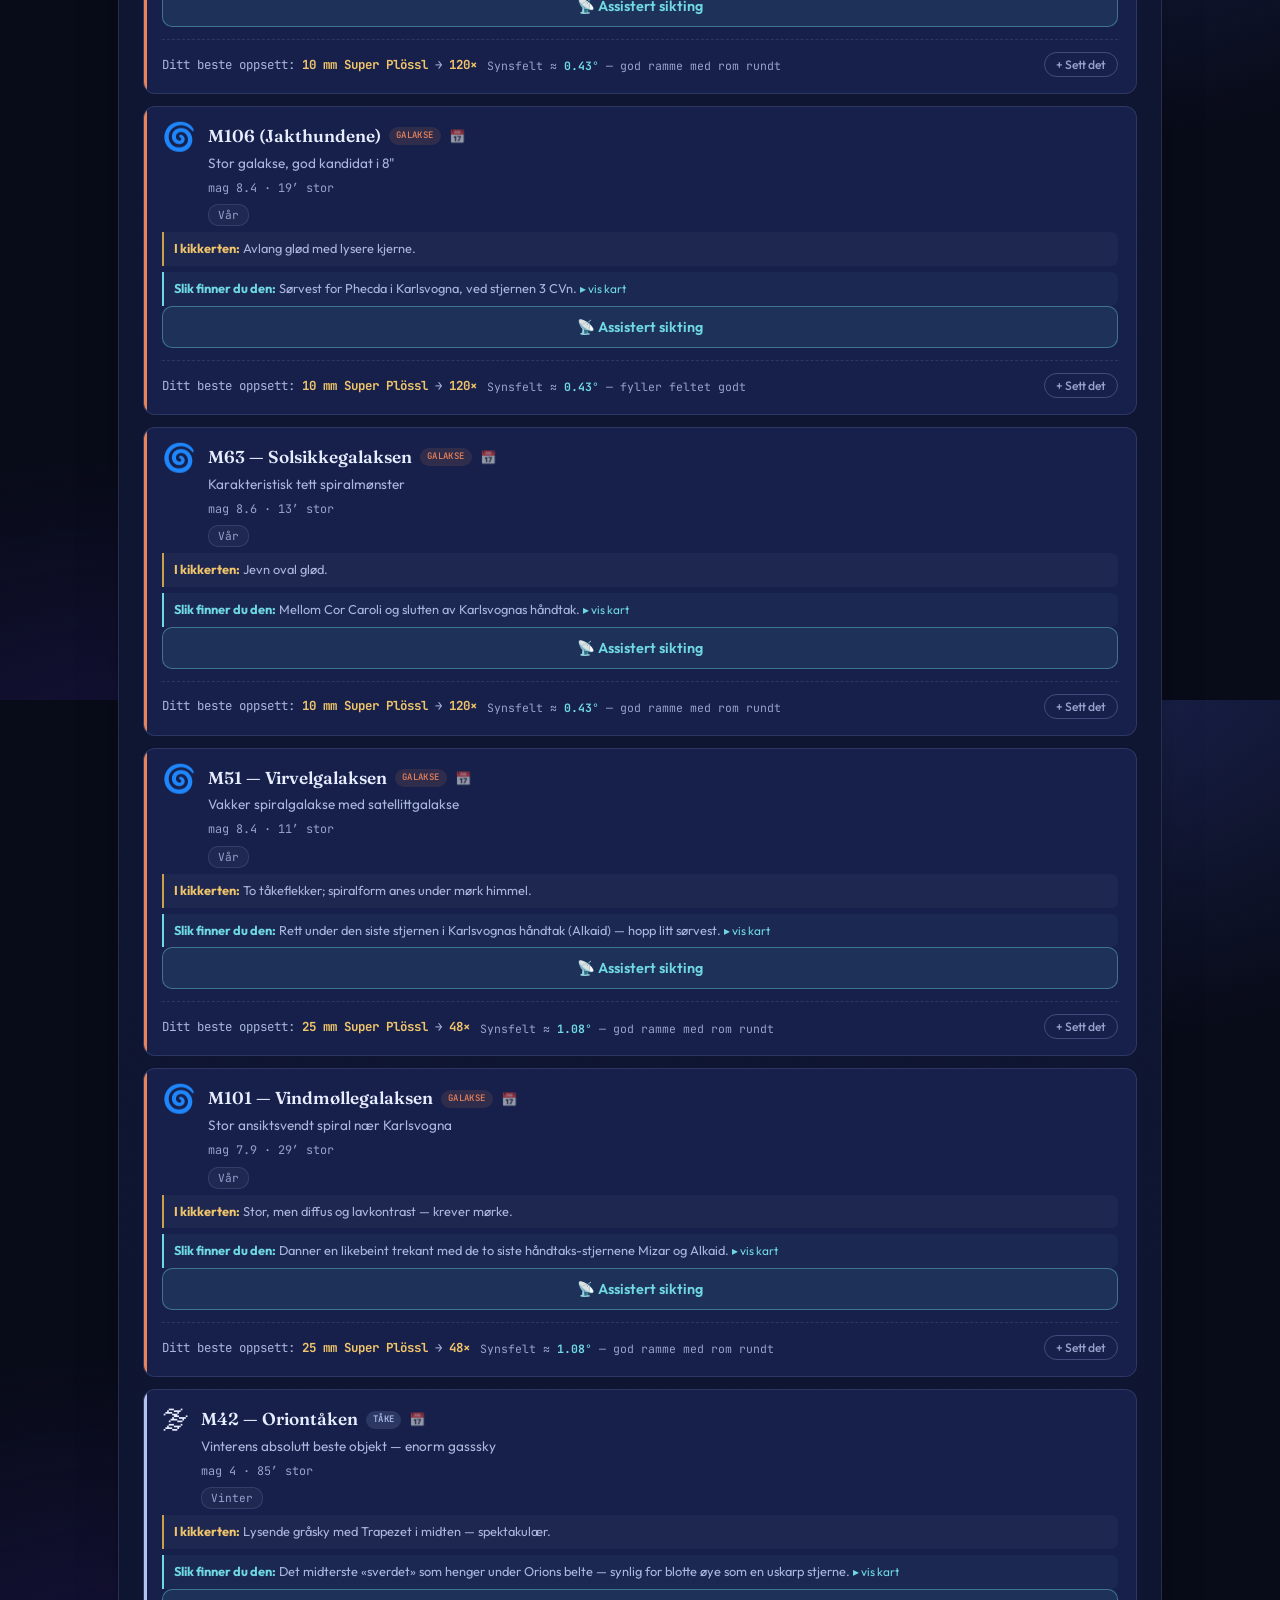
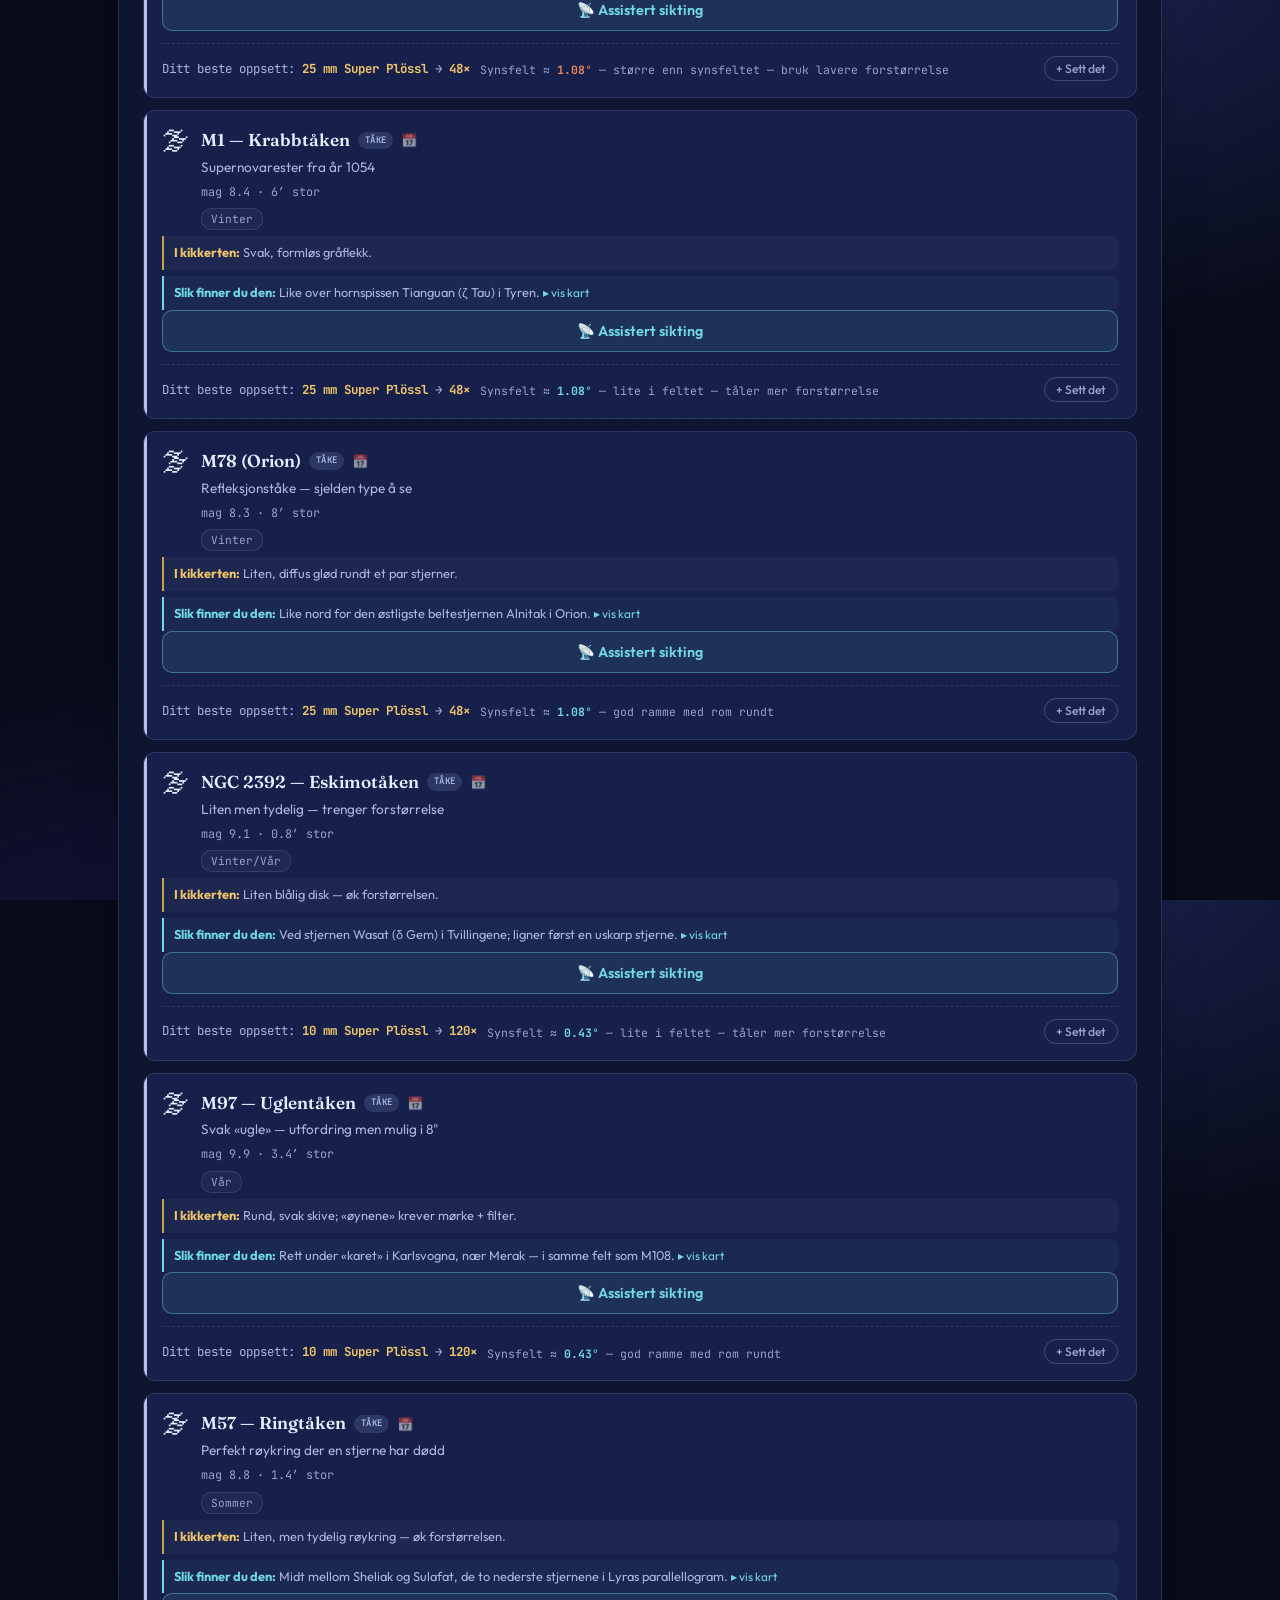
<file: objekter.html>
<!DOCTYPE html>
<html lang="no">
<head>
<meta charset="UTF-8">
<meta name="viewport" content="width=device-width, initial-scale=1.0">
<title>Objektkatalog — Stjernekikkert</title>
<link rel="icon" href="data:image/svg+xml,<svg xmlns='http://www.w3.org/2000/svg' viewBox='0 0 16 16'><text y='14' font-size='14'>%E2%AD%90</text></svg>">
<link rel="manifest" href="manifest.json">
<meta name="theme-color" content="#080b18">
<link rel="apple-touch-icon" href="icon.svg">
<meta name="apple-mobile-web-app-capable" content="yes">
<meta name="apple-mobile-web-app-status-bar-style" content="black-translucent">
<link rel="preconnect" href="https://fonts.googleapis.com">
<link rel="preconnect" href="https://fonts.gstatic.com" crossorigin>
<link href="https://fonts.googleapis.com/css2?family=Fraunces:ital,opsz,wght@0,9..144,400;0,9..144,600;1,9..144,500&family=Outfit:wght@300;400;500;600&family=JetBrains+Mono:wght@500;700&display=swap" rel="stylesheet">
<link rel="stylesheet" href="shared.css">
<script src="shared.js"></script>
<style>
.filter-row{display:flex;flex-wrap:wrap;gap:8px;margin-bottom:18px}
.filter-btn{background:var(--panel-soft);color:var(--ink-soft);border:1px solid var(--line-strong);border-radius:99px;padding:7px 15px;cursor:pointer;font-family:'Outfit',sans-serif;font-size:.85rem;transition:all .15s}
.filter-btn:hover{border-color:var(--gold);color:var(--ink)}
.filter-btn.active{background:rgba(240,196,106,.14);border-color:var(--gold);color:var(--gold)}

.log-count{font-family:'JetBrains Mono',monospace;font-size:.78rem;color:var(--ink-faint);margin-bottom:16px}
.log-count b{color:var(--green)}

.cat-grid{display:grid;grid-template-columns:1fr;gap:12px}
.cat-card{background:var(--panel-soft);border:1px solid var(--line);border-radius:12px;padding:16px 18px;position:relative;overflow:hidden}
.cat-card::before{content:"";position:absolute;left:0;top:0;bottom:0;width:3px;background:var(--cyan)}
.cat-card.t-galaxy::before{background:var(--rust)}
.cat-card.t-globular::before{background:var(--cyan)}
.cat-card.t-nebula::before{background:#b4c2f0}
.cat-card.t-double::before,.cat-card.t-cluster::before{background:var(--green)}
.cat-card.t-planet::before{background:var(--gold)}
.cat-card.t-moon::before{background:#e7ecff}
.cat-head{display:flex;align-items:flex-start;gap:12px}
.cat-emo{font-size:1.7rem;line-height:1}
.cat-title{flex:1;min-width:0}
.cat-name{font-family:'Fraunces',serif;font-size:1.08rem;font-weight:600;display:flex;align-items:center;gap:8px;flex-wrap:wrap}
.cat-why{font-size:.85rem;color:var(--ink-soft);margin-top:3px}
.cat-sub{font-family:'JetBrains Mono',monospace;font-size:.74rem;color:var(--ink-faint);margin-top:5px}
.cat-season{display:inline-block;font-family:'JetBrains Mono',monospace;font-size:.7rem;color:var(--ink-faint);background:rgba(255,255,255,.04);border:1px solid var(--line);border-radius:10px;padding:3px 9px;margin-top:7px;line-height:1.25}

/* Observasjonsutsikt (punkt 2) */
.cat-name.fc-open{cursor:pointer;border-radius:8px;transition:color .15s}
.cat-name.fc-open:hover{color:var(--gold)}
.cat-name.fc-open:focus-visible{outline:2px solid var(--gold);outline-offset:3px}
.fc-cal{font-size:.82rem;opacity:.55;transition:opacity .15s}
.cat-name.fc-open:hover .fc-cal{opacity:1}
.fc-pnote{font-size:.82rem;color:var(--ink-soft);background:rgba(111,216,224,.07);border:1px solid rgba(111,216,224,.25);border-radius:8px;padding:8px 12px;margin-bottom:12px}
.fc-body{margin:4px 0 14px}
.fc-empty{color:var(--ink-soft);font-size:.92rem;line-height:1.6;padding:8px 0}
.fc-top{display:grid;grid-template-columns:1fr;gap:8px;margin-bottom:16px}
.fc-top-card{border:1px solid var(--line);border-radius:12px;padding:12px 14px;background:var(--panel-soft);border-left-width:3px}
.fc-top-date{font-family:'Fraunces',serif;font-size:1.02rem;font-weight:600;color:var(--ink)}
.fc-top-v{font-family:'JetBrains Mono',monospace;font-size:.72rem;letter-spacing:.08em;text-transform:uppercase;margin:2px 0 4px}
.fc-top-det{font-family:'JetBrains Mono',monospace;font-size:.8rem;color:var(--ink-soft)}
.fc-sub{font-family:'JetBrains Mono',monospace;font-size:.7rem;letter-spacing:.16em;text-transform:uppercase;color:var(--ink-faint);margin:6px 0 8px}
.fc-list{display:flex;flex-direction:column;gap:5px;max-height:38vh;overflow-y:auto}
.fc-row{display:flex;align-items:center;gap:10px;font-size:.82rem}
.fc-row-d{flex:none;width:88px;color:var(--ink-soft);font-family:'JetBrains Mono',monospace;font-size:.74rem}
.fc-row-bar{flex:1;height:9px;background:rgba(255,255,255,.05);border-radius:99px;overflow:hidden}
.fc-row-bar span{display:block;height:100%;border-radius:99px}
.fc-row-info{flex:none;width:84px;text-align:right;font-family:'JetBrains Mono',monospace;font-size:.74rem;color:var(--ink-faint)}
.fc-row-bar span.v-great{background:var(--green)}
.fc-row-bar span.v-good{background:var(--cyan)}
.fc-row-bar span.v-ok{background:var(--gold)}
.fc-row-bar span.v-poor{background:var(--rust)}
.fc-row-bar span.v-light{background:var(--ink-faint)}
.fc-top-card.v-great{border-left-color:var(--green)} .fc-top-card.v-great .fc-top-v{color:var(--green)}
.fc-top-card.v-good{border-left-color:var(--cyan)} .fc-top-card.v-good .fc-top-v{color:var(--cyan)}
.fc-top-card.v-ok{border-left-color:var(--gold)} .fc-top-card.v-ok .fc-top-v{color:var(--gold)}
.fc-top-card.v-poor{border-left-color:var(--rust)} .fc-top-card.v-poor .fc-top-v{color:var(--rust)}
.fc-top-card.v-light{border-left-color:var(--ink-faint)} .fc-top-card.v-light .fc-top-v{color:var(--ink-faint)}
.cat-foot{display:flex;align-items:center;gap:10px;flex-wrap:wrap;margin-top:12px;padding-top:12px;border-top:1px dashed var(--line)}
.cat-ep{font-family:'JetBrains Mono',monospace;font-size:.78rem;color:var(--ink-soft)}
.cat-ep b{color:var(--gold)}
.cat-buy{font-size:.8rem;color:var(--ink-soft);background:rgba(240,196,106,.07);border-radius:7px;padding:6px 10px;margin-top:8px;width:100%}
.cat-buy a{color:var(--gold);font-weight:600;text-decoration:none}
.seen-btn{margin-left:auto}

/* Merker (ENG-1) */
.badges-wrap{margin-bottom:18px}
.badges-title{font-family:'JetBrains Mono',monospace;font-size:10px;letter-spacing:.2em;text-transform:uppercase;color:var(--gold);margin-bottom:10px;display:flex;align-items:center;gap:8px}
.badges-title::before{content:"";width:16px;height:1px;background:var(--gold)}
.badges-row{display:flex;flex-wrap:wrap;gap:8px}
.badge{display:flex;align-items:center;gap:7px;border:1px solid var(--line);border-radius:99px;padding:5px 11px 5px 8px;background:var(--panel-soft);transition:all .15s}
.badge.earned{border-color:var(--gold);background:rgba(240,196,106,.1)}
.badge .b-emo{font-size:1rem;filter:grayscale(1) opacity(.4)}
.badge.earned .b-emo{filter:none}
.badge .b-name{font-size:.78rem;color:var(--ink-faint)}
.badge.earned .b-name{color:var(--gold);font-weight:500}
</style>
</head>
<body>
<script>if(localStorage.getItem('stjernekikkert_nightmode')==='1')document.body.classList.add('night-mode');</script>

<nav class="nav">
  <div class="nav-inner">
    <a class="nav-brand" href="index.html">⭐ Stjernekikkert</a>
    <a class="nav-link" href="index.html">Himmelen</a>
    <a class="nav-link active" href="objekter.html">Katalog</a>
    <a class="nav-link" href="anbefalt.html">Anbefalt</a>
    <a class="nav-link" href="setup.html">Oppsett</a>
    <a class="nav-link" href="kollimering.html">Kollimering</a>
    <a class="nav-link" href="sikt.html">Sikt</a>
    <button class="nav-install" id="install-btn" style="display:none">⬇ Installer</button>
    <button class="nav-night" id="night-btn">🔴 Natt</button>
  </div>
</nav>

<div class="wrap">
  <header>
    <div class="eyebrow">Hva kan jeg se?</div>
    <h1>Objekt<em>katalog</em></h1>
    <p class="lede">Planetene i solsystemet og dypromobjekter innen rekkevidde for en 8″ Dobson fra Norge — med hva du faktisk kan vente å se og hvilket okular som passer.</p>
  </header>

  <section class="panel">
    <div id="badges"></div>
    <div class="filter-row" id="filter-row"></div>
    <div class="log-count" id="log-count"></div>
    <div class="cat-grid" id="cat-grid"></div>
  </section>

  <footer>Forventningene gjelder en 8″ under rimelig mørk himmel · ✦</footer>
</div>

<div class="toast" id="toast"></div>

<div id="finder-modal" class="finder-modal" aria-hidden="true">
  <div class="fm-bg" id="fm-close-bg"></div>
  <div class="fm-box" role="dialog" aria-modal="true" aria-labelledby="fm-title">
    <div class="fm-title" id="fm-title"></div>
    <div class="fm-chart" id="fm-chart"></div>
    <div class="fm-hint" id="fm-hint"></div>
    <div class="fm-note">Stjernekartet er sett mot sør: <b>nord opp, øst til venstre</b>. Gullsiktet er objektet du leter etter. Bruk søkekikkerten til å hoppe fra de navngitte stjernene.</div>
    <button class="fm-close" id="fm-close-btn">Lukk</button>
  </div>
</div>

<div id="fc-modal" class="finder-modal" aria-hidden="true">
  <div class="fm-bg" id="fc-close-bg"></div>
  <div class="fm-box" role="dialog" aria-modal="true" aria-labelledby="fc-title">
    <div class="fm-title" id="fc-title"></div>
    <div class="fc-body" id="fc-body"></div>
    <div class="fm-note">Vurdert ut fra hvor høyt objektet står og hvor mørk himmelen må være for nettopp <b>dette</b> objektet (lyse objekter som Måne og planeter ses i skumring; svake objekter krever mørke). Skydekke er <b>ikke</b> medregnet — sjekk været separat.</div>
    <button class="fm-close" id="fc-close-btn">Lukk</button>
  </div>
</div>

<script>
(function(){
  'use strict';
  var setup = loadSetup();
  var tFl = setup.telescope.fl, ap = setup.telescope.ap, barlow = setup.barlow;
  var owned = getOwnedEyepieces(setup);
  var TYPE_LABEL = {moon:'Måne', planet:'Planet', cluster:'Stjernehop', globular:'Kulehop', galaxy:'Galakse', nebula:'Tåke', double:'Dobbeltstjerne'};
  var FILTERS = [
    {id:'all', label:'Alle'},
    {id:'sol', label:'Solsystemet'},
    {id:'cluster', label:'Stjernehoper'},
    {id:'globular', label:'Kulehoper'},
    {id:'galaxy', label:'Galakser'},
    {id:'nebula', label:'Tåker'},
    {id:'double', label:'Dobbeltstjerner'},
    {id:'seen', label:'✓ Sett'}
  ];
  // Måner (vår Måne + Jupiter/Saturn-måner) som katalogoppføringer
  var MOON_CAT = MOONS.map(function(m){
    var parentName = m.parent ? (PLANETS_2026.filter(function(p){return p.id===m.parent;})[0]||{}).name : null;
    return {id:m.id, emo:m.emo, name:m.name, type:'moon', idealMag:m.idealMag,
            why:m.why, expect:m.expect, mag:m.mag, season:m.season, parentName:parentName, parent:m.parent};
  });
  // Planetene som katalogoppføringer (posisjon er irrelevant her — beskrivende referanse)
  var PLANET_CAT = PLANETS_2026.map(function(p){
    return {id:p.id, emo:p.emo, name:p.name, type:'planet', idealMag:p.idealMag,
            why:p.why, expect:p.expect, mag:p.mag, diam:p.diam, season:p.season};
  });
  var FULL_CATALOG = MOON_CAT.concat(PLANET_CAT).concat(SKY_CATALOG);
  var active = 'all';

  var fr = document.getElementById('filter-row');
  fr.innerHTML = FILTERS.map(function(f){ return '<button class="filter-btn'+(f.id==='all'?' active':'')+'" data-f="'+f.id+'">'+f.label+'</button>'; }).join('');
  fr.addEventListener('click', function(e){
    var b = e.target.closest('.filter-btn'); if(!b) return;
    active = b.getAttribute('data-f');
    fr.querySelectorAll('.filter-btn').forEach(function(x){ x.classList.toggle('active', x===b); });
    renderGrid();
  });

  function updateCount(){
    document.getElementById('log-count').innerHTML = 'Sett <b>'+seenCount()+'</b> av '+FULL_CATALOG.length+' objekter. Trykk «Sett det» når du har observert et objekt.';
    renderBadges();
  }
  function renderBadges(){
    var badges = computeBadges(FULL_CATALOG), earned = badges.filter(function(b){return b.earned;}).length;
    document.getElementById('badges').innerHTML =
      '<div class="badges-wrap"><div class="badges-title">Merker — '+earned+' av '+badges.length+'</div><div class="badges-row">'+
      badges.map(function(b){
        return '<span class="badge'+(b.earned?' earned':'')+'" title="'+htmlEscape(b.desc)+'"><span class="b-emo">'+b.emo+'</span><span class="b-name">'+htmlEscape(b.name)+'</span></span>';
      }).join('')+'</div></div>';
  }

  function epGuidance(o){
    if (owned.length){
      var combo = bestComboFor(o.idealMag, tFl, ap, owned, barlow);
      if (combo){
        var bTag = combo.b>1 ? ' + '+combo.b+'× barlow' : '';
        var line = '<div class="cat-ep">Ditt beste oppsett: <b>'+htmlEscape(combo.ep.name)+bTag+'</b> → <b>'+intc(combo.mag)+'×</b></div>';
        // FOV/innramming (FIND-2)
        var fov = trueFovArcmin(combo.ep.afov, combo.mag), fovHtml = '';
        if (o.type === 'planet'){
          fovHtml = '<div class="fov-note">Planet — tåler høy forstørrelse i <b>stødig luft</b>; bygg gjerne opp gradvis.</div>';
        } else if (o.type === 'moon'){
          fovHtml = o.id==='luna'
            ? '<div class="fov-note">Månen — start lavt for å se hele, øk så for kratere langs <b>skyggegrensen</b>. Et gråfilter demper blendingen.</div>'
            : '<div class="fov-note">Måne ved planeten — synlig som en lysprikk. Bruk samme forstørrelse som for planeten selv.</div>';
        } else if (o.size != null && fov){
          var v = framingVerdict(o.size, fov);
          fovHtml = '<div class="fov-note'+(v && v.tight?' tight':'')+'">Synsfelt ≈ <b>'+(fov/60).toFixed(2)+'°</b> — '+(v?v.text:'')+'</div>';
        } else if (o.sep != null){
          var ok = combo.mag >= (o.sep < 4 ? 120 : 50);
          fovHtml = '<div class="fov-note">Separasjon '+o.sep+'″ — '+(ok?'<b>nok til å splitte</b>':'trenger mer forstørrelse')+'</div>';
        }
        var buy = '';
        if (combo.quality==='poor'){
          var up = bestUpgradeFor(o.idealMag, tFl, setup);
          if (up) buy = '<div class="cat-buy">💡 Bedre valg: <b>'+htmlEscape(up.model)+'</b>'+(up.price?' · ≈ '+up.price+' NOK':'')+' gir '+intc(tFl/up.fl)+'× — godt tilpasset dette objektet</div>';
        }
        return line + fovHtml + buy;
      }
    }
    return '<div class="cat-ep">Sikt mot ≈ <b>'+o.idealMag+'×</b> for dette objektet. <a href="setup.html" style="color:var(--gold)">Registrer okularer</a> for personlige forslag.</div>';
  }

  function card(o){
    var seen = isSeen(o.id);
    var sub = [];
    if (o.type === 'planet'){
      if (o.mag != null) sub.push('mag '+o.mag+' (typisk)');
      if (o.diam) sub.push('Ø ≈ '+o.diam+'″');
    } else if (o.type === 'moon'){
      if (o.parentName) sub.push('Måne rundt '+o.parentName);
      if (o.mag != null) sub.push('mag '+o.mag);
    } else {
      if (o.mag != null) sub.push('mag '+o.mag);
      if (o.size != null) sub.push(o.size+'′ stor');
      else if (o.sep != null) sub.push('separasjon '+o.sep+'″');
    }
    return '<div class="cat-card t-'+o.type+'">'+
      '<div class="cat-head"><div class="cat-emo">'+o.emo+'</div>'+
      '<div class="cat-title"><div class="cat-name fc-open" data-fc="'+o.id+'" data-type="'+o.type+'" role="button" tabindex="0" title="Når kan jeg se den?">'+htmlEscape(o.name)+
        ' <span class="type-tag '+o.type+'">'+(TYPE_LABEL[o.type]||o.type)+'</span> <span class="fc-cal">📅</span></div>'+
      '<div class="cat-why">'+htmlEscape(o.why)+'</div>'+
      (sub.length?'<div class="cat-sub">'+sub.join(' · ')+'</div>':'')+
      (o.season?'<div class="cat-season">'+htmlEscape(o.season)+'</div>':'')+'</div></div>'+
      (o.expect?'<div class="expect"><b>I kikkerten:</b> '+htmlEscape(o.expect)+'</div>':'')+
      (o.anchor?'<div class="anchor-hint clickable" data-finder="'+o.id+'" data-ra="'+o.ra+'" data-dec="'+o.dec+'"><b>Slik finner du den:</b> '+htmlEscape(o.anchor)+' <span class="tap">▸ vis kart</span></div>':'')+
      ((o.type!=='planet'&&o.type!=='moon')?'<button class="aim-btn" data-aim="'+o.id+'" data-ra="'+o.ra+'" data-dec="'+o.dec+'" data-name="'+htmlEscape(o.name)+'">📡 Assistert sikting</button>':'')+
      '<div class="cat-foot">'+epGuidance(o)+
        '<button class="seen-btn'+(seen?' on':'')+'" data-seen="'+o.id+'">'+(seen?'<span class="ck">✓</span> Sett':'+ Sett det')+'</button></div>'+
      '</div>';
  }

  function renderGrid(){
    var list = FULL_CATALOG.filter(function(o){
      if (active==='all') return true;
      if (active==='seen') return isSeen(o.id);
      if (active==='sol') return o.type==='moon' || o.type==='planet';
      return o.type===active;
    });
    var grid = document.getElementById('cat-grid');
    grid.innerHTML = list.length ? list.map(card).join('') :
      '<p style="color:var(--ink-faint);font-style:italic;padding:12px 0">Ingen objekter i denne kategorien'+(active==='seen'?' ennå — kom deg ut og se noe! 🔭':'')+'.</p>';
    updateCount();
  }

  var toast = document.getElementById('toast'), tt;
  document.getElementById('cat-grid').addEventListener('click', function(e){
    var b = e.target.closest('.seen-btn');
    if (b){
      var id = b.getAttribute('data-seen'), now = toggleSeen(id);
      b.classList.toggle('on', now);
      b.innerHTML = now ? '<span class="ck">✓</span> Sett' : '+ Sett det';
      updateCount();
      if (active==='seen' && !now) renderGrid();
      toast.textContent = now ? 'Lagt til i loggen ✓' : 'Fjernet fra loggen';
      toast.classList.add('show'); clearTimeout(tt); tt=setTimeout(function(){ toast.classList.remove('show'); }, 1600);
      return;
    }
    var a = e.target.closest('.anchor-hint.clickable');
    if (a){ openFinderModal(a.getAttribute('data-finder'), parseFloat(a.getAttribute('data-ra')), parseFloat(a.getAttribute('data-dec'))); return; }
    var aim = e.target.closest('.aim-btn');
    if (aim){
      var tg = { id: aim.getAttribute('data-aim'), name: aim.getAttribute('data-name'), ra: parseFloat(aim.getAttribute('data-ra')), dec: parseFloat(aim.getAttribute('data-dec')) };
      try { localStorage.setItem('stjernekikkert_aim_target', JSON.stringify(tg)); } catch(err){}
      window.location.href = 'sikt.html';
      return;
    }
    var fc = e.target.closest('.fc-open');
    if (fc){
      var fo = objById(fc.getAttribute('data-fc'));
      if (fo) openForecastModal(fo);
    }
  });

  document.getElementById('cat-grid').addEventListener('keydown', function(e){
    if (e.key!=='Enter' && e.key!==' ') return;
    var fc = e.target.closest('.fc-open');
    if (fc){ e.preventDefault(); var fo = objById(fc.getAttribute('data-fc')); if (fo) openForecastModal(fo); }
  });

  // ---- Finnekart-modal (FIND-4) ----
  var finderModal = document.getElementById('finder-modal'), finderLastFocus = null;
  function objById(id){ return MOON_CAT.concat(PLANET_CAT).concat(SKY_CATALOG).filter(function(o){return o.id===id;})[0]; }
  function openFinderModal(id, raH, decDeg){
    var o = objById(id);
    document.getElementById('fm-title').innerHTML = (o?o.emo+' '+htmlEscape(o.name):'Finnekart');
    document.getElementById('fm-chart').innerHTML = buildFinder(id, raH, decDeg, o?o.name:'');
    document.getElementById('fm-hint').innerHTML = (o&&o.anchor) ? '<b>Slik finner du den:</b> '+htmlEscape(o.anchor) : '';
    finderLastFocus = document.activeElement;
    finderModal.classList.add('show'); finderModal.setAttribute('aria-hidden','false');
    document.getElementById('fm-close-btn').focus();
  }
  function closeFinderModal(){
    finderModal.classList.remove('show'); finderModal.setAttribute('aria-hidden','true');
    if (finderLastFocus && finderLastFocus.focus) finderLastFocus.focus();
  }
  document.getElementById('fm-close-btn').addEventListener('click', closeFinderModal);
  document.getElementById('fm-close-bg').addEventListener('click', closeFinderModal);
  document.addEventListener('keydown', function(e){ if(e.key==='Escape' && finderModal.classList.contains('show')) closeFinderModal(); });

  // ---- Observasjonsutsikt-modal (punkt 2) ----
  var fcModal = document.getElementById('fc-modal'), fcLastFocus = null;
  var MND = ['jan','feb','mar','apr','mai','jun','jul','aug','sep','okt','nov','des'];
  var DAG = ['søn','man','tir','ons','tor','fre','lør'];
  function fcDateLabel(iso){
    var d = new Date(iso+'T12:00:00');
    return DAG[d.getDay()]+' '+d.getDate()+'. '+MND[d.getMonth()];
  }
  function verdictClass(v){
    if (v==='Utmerket') return 'v-great';
    if (v==='Bra') return 'v-good';
    if (v==='Mulig') return 'v-ok';
    if (v==='Lyse netter') return 'v-light';
    return 'v-poor';
  }
  function openForecastModal(o){
    var name = o.name, type = o.type;
    var posFn = null, raH = o.ra, decDeg = o.dec, note = '';
    if (type==='planet'){
      posFn = function(t){ return planetPos(o.id, t); };
    } else if (type==='moon' && o.id==='luna'){
      posFn = function(t){ return moonPos(t); };
    } else if (type==='moon' && o.parent){
      posFn = function(t){ return planetPos(o.parent, t); };
      note = 'Følger '+htmlEscape(o.parentName||'planeten')+' på himmelen.';
    }
    var nights = bestViewingNights(raH, decDeg, setup.location.lat, setup.location.lon, new Date(), 30, {mag:o.mag, posFn:posFn});
    document.getElementById('fc-title').innerHTML = '📅 '+htmlEscape(name)+' — neste 30 netter';

    var visible = nights.filter(function(n){ return n.best; });
    var html = '';
    if (note) html += '<div class="fc-pnote">'+note+'</div>';
    if (!visible.length){
      var allLow = nights.every(function(n){ return n.verdict==='For lavt på himmelen'; });
      var allDown = nights.every(function(n){ return n.verdict==='Nede når det er mørkt' || n.verdict==='For lavt på himmelen'; });
      var msg;
      if (allLow) msg = 'Kommer ikke høyt nok over horisonten herfra de neste 30 nettene (under ca. 8°).';
      else if (allDown) msg = 'Objektet står under horisonten når himmelen er mørk nok de neste 30 nettene — det er på «feil side» av døgnet i denne sesongen. Kommer tilbake senere på året.';
      else msg = 'Himmelen blir ikke mørk nok for dette objektet de neste 30 nettene (lyse netter). Lyse objekter som Måne og planeter går fint nå — svakere objekter kommer tilbake utover høsten.';
      html += '<div class="fc-empty">'+msg+'</div>';
    } else {
      var ranked = visible.slice().sort(function(a,b){ return b.score - a.score; }).slice(0,3);
      html += '<div class="fc-top">';
      ranked.forEach(function(n){
        html += '<div class="fc-top-card '+verdictClass(n.verdict)+'">'+
          '<div class="fc-top-date">'+fcDateLabel(n.date)+'</div>'+
          '<div class="fc-top-v">'+n.verdict+'</div>'+
          '<div class="fc-top-det">'+fmtTime(n.best.time)+' · '+n.best.alt+'° opp · 🌙 '+n.moonIllum+'%</div>'+
          '</div>';
      });
      html += '</div><div class="fc-sub">Alle synlige netter:</div><div class="fc-list">';
      visible.forEach(function(n){
        var w = Math.max(4, n.score);
        html += '<div class="fc-row">'+
          '<div class="fc-row-d">'+fcDateLabel(n.date)+'</div>'+
          '<div class="fc-row-bar"><span class="'+verdictClass(n.verdict)+'" style="width:'+w+'%"></span></div>'+
          '<div class="fc-row-info">'+fmtTime(n.best.time)+' · '+n.best.alt+'°</div>'+
          '</div>';
      });
      html += '</div>';
    }
    document.getElementById('fc-body').innerHTML = html;
    fcLastFocus = document.activeElement;
    fcModal.classList.add('show'); fcModal.setAttribute('aria-hidden','false');
    document.getElementById('fc-close-btn').focus();
  }
  function closeForecastModal(){
    fcModal.classList.remove('show'); fcModal.setAttribute('aria-hidden','true');
    if (fcLastFocus && fcLastFocus.focus) fcLastFocus.focus();
  }
  document.getElementById('fc-close-btn').addEventListener('click', closeForecastModal);
  document.getElementById('fc-close-bg').addEventListener('click', closeForecastModal);
  document.addEventListener('keydown', function(e){ if(e.key==='Escape' && fcModal.classList.contains('show')) closeForecastModal(); });

  initNightMode();
  initInstall();
  renderGrid();
})();
</script>
<script>if("serviceWorker" in navigator){window.addEventListener("load",function(){navigator.serviceWorker.register("sw.js").catch(function(){});});}</script>
</body>
</html>
</file>
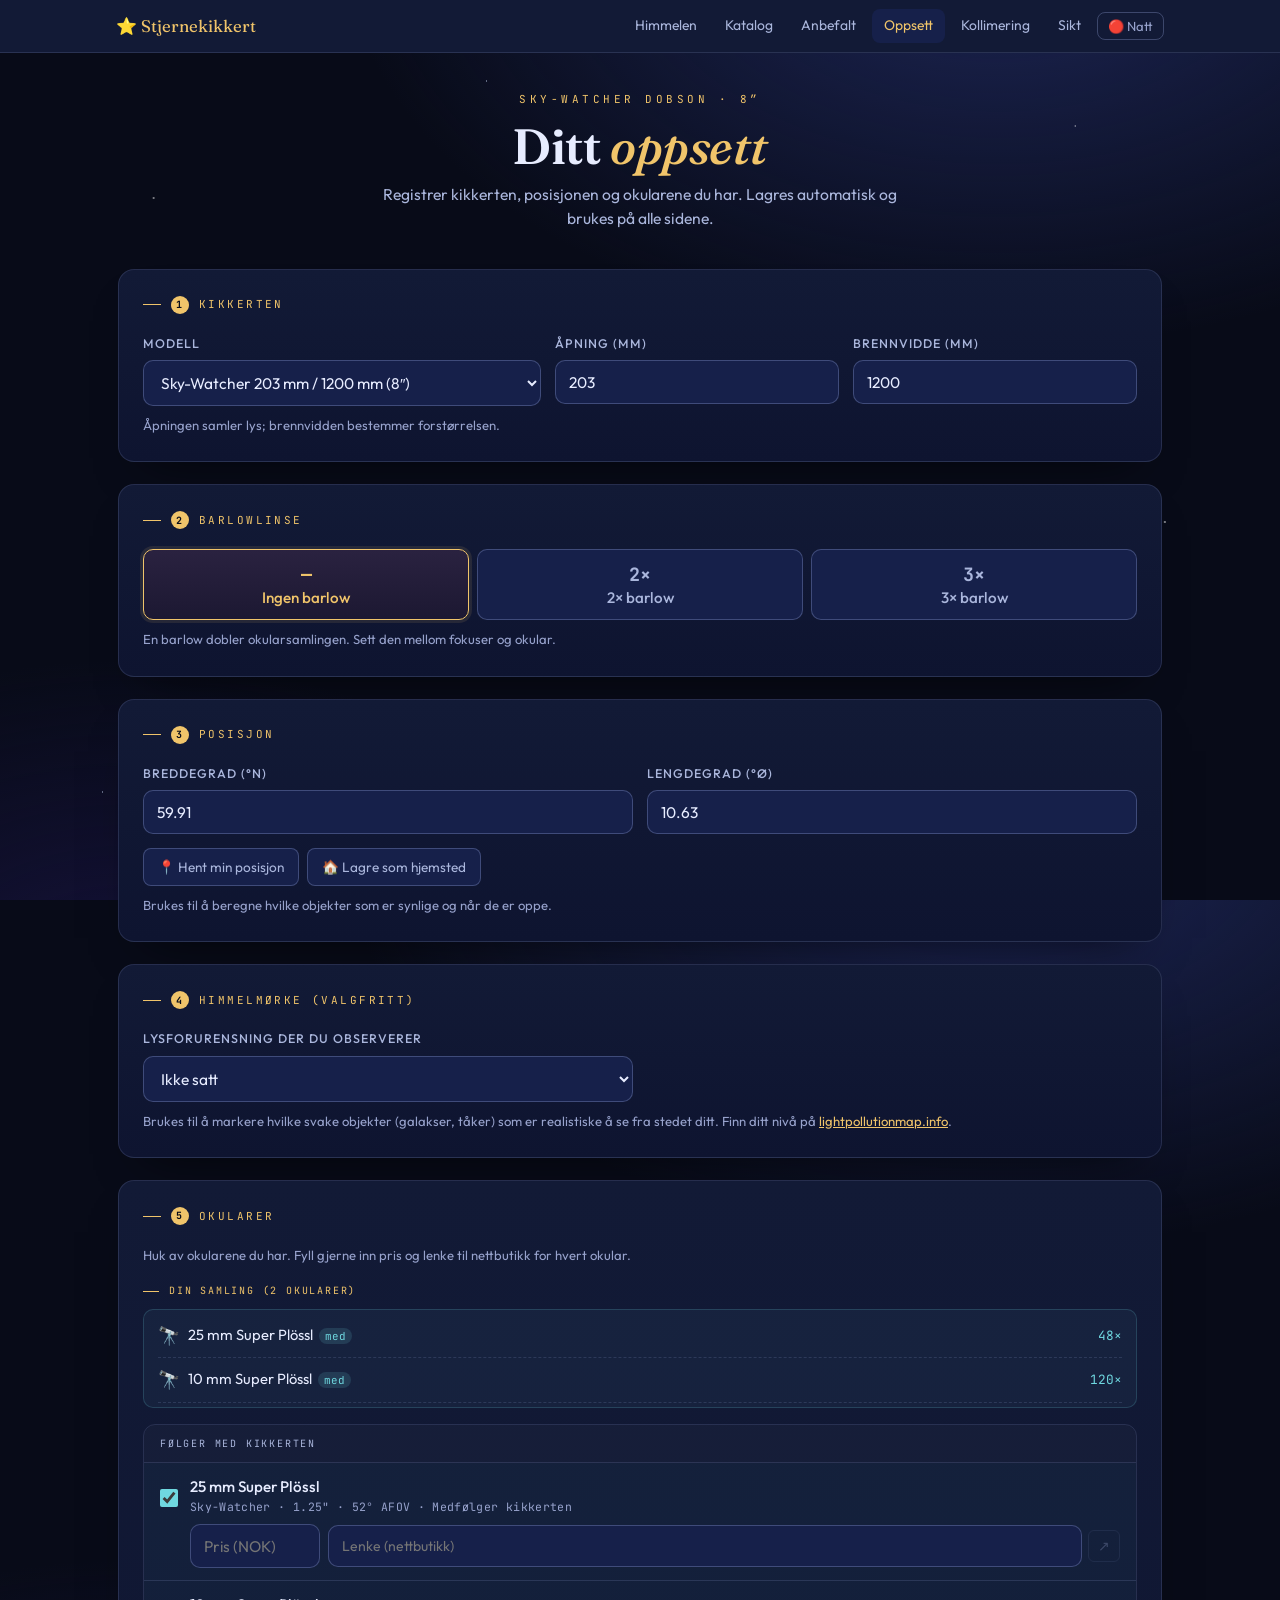
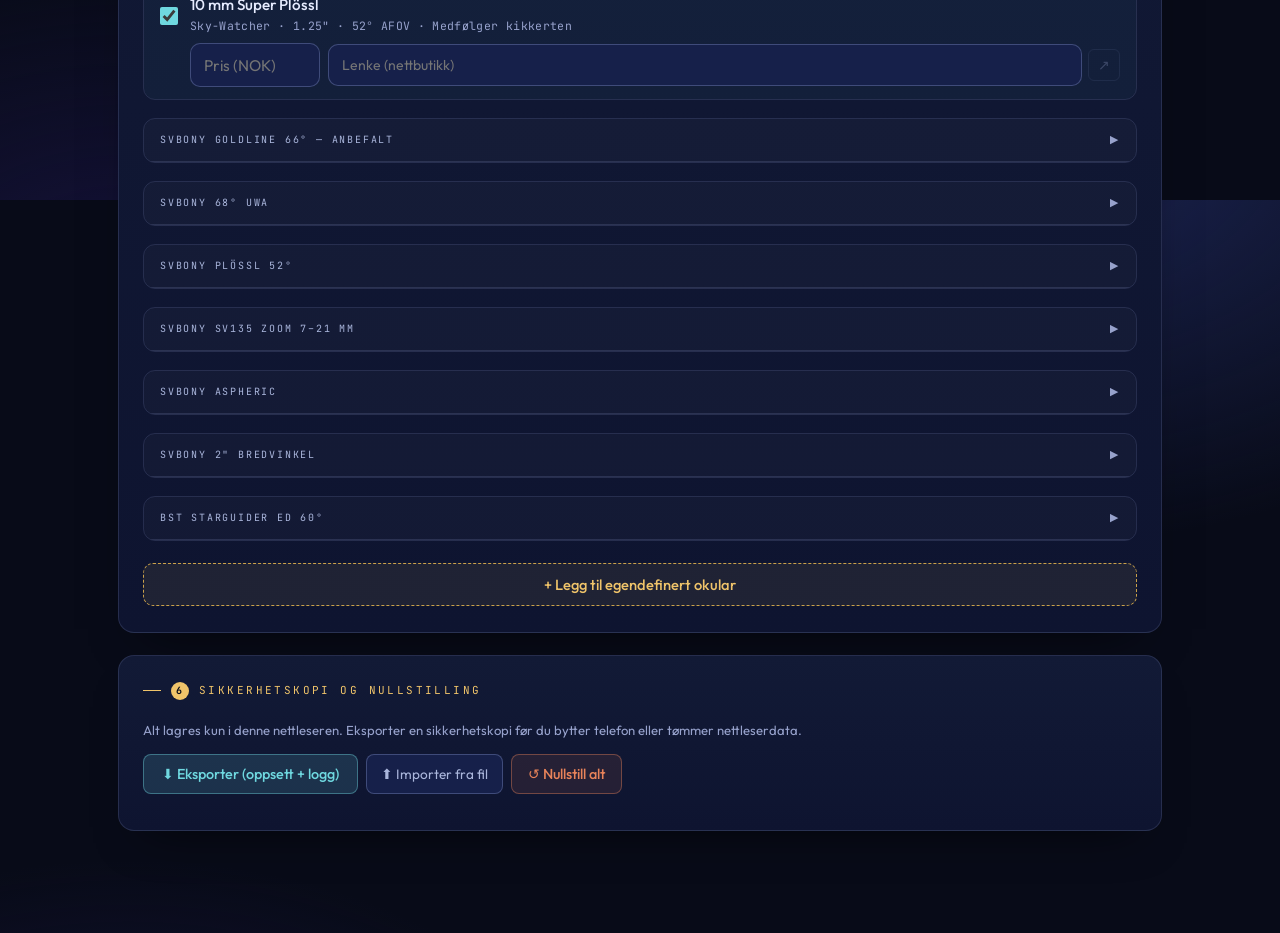
<file: setup.html>
<!DOCTYPE html>
<html lang="no">
<head>
<meta charset="UTF-8">
<meta name="viewport" content="width=device-width, initial-scale=1.0">
<title>Oppsett — Stjernekikkert</title>
<link rel="icon" href="data:image/svg+xml,<svg xmlns='http://www.w3.org/2000/svg' viewBox='0 0 16 16'><text y='14' font-size='14'>%E2%AD%90</text></svg>">
<link rel="manifest" href="manifest.json">
<meta name="theme-color" content="#080b18">
<link rel="apple-touch-icon" href="icon.svg">
<meta name="apple-mobile-web-app-capable" content="yes">
<meta name="apple-mobile-web-app-status-bar-style" content="black-translucent">
<link rel="preconnect" href="https://fonts.googleapis.com">
<link rel="preconnect" href="https://fonts.gstatic.com" crossorigin>
<link href="https://fonts.googleapis.com/css2?family=Fraunces:ital,opsz,wght@0,9..144,400;0,9..144,600;1,9..144,500&family=Outfit:wght@300;400;500;600&family=JetBrains+Mono:wght@500;700&display=swap" rel="stylesheet">
<link rel="stylesheet" href="shared.css">
<script src="shared.js"></script>
<style>
/* Sidespesifikk stil (felles ligger i shared.css) */
label.fld{display:block;font-size:.78rem;color:var(--ink-soft);text-transform:uppercase;letter-spacing:.08em;margin-bottom:7px;font-weight:500}
select,input[type=number],input[type=text],input[type=url]{
  width:100%;background:var(--panel-soft);color:var(--ink);
  border:1px solid var(--line-strong);border-radius:10px;
  padding:11px 13px;font-family:'Outfit',sans-serif;font-size:.97rem;transition:border-color .15s,box-shadow .15s;
}
select:focus,input:focus{outline:none;border-color:var(--gold);box-shadow:0 0 0 3px rgba(240,196,106,.14)}
.grid3{display:grid;grid-template-columns:1.4fr 1fr 1fr;gap:14px}
.grid2{display:grid;grid-template-columns:1fr 1fr;gap:14px}
.seg{display:flex;gap:8px;flex-wrap:wrap}
.seg button{flex:1;min-width:90px;cursor:pointer;background:var(--panel-soft);color:var(--ink-soft);border:1px solid var(--line-strong);border-radius:10px;padding:12px 8px;font-family:'Outfit',sans-serif;font-size:.95rem;font-weight:500;transition:all .15s}
.seg button .big{display:block;font-family:'JetBrains Mono',monospace;font-size:1.15rem;font-weight:700;margin-bottom:1px}
.seg button:hover{color:var(--ink)}
.seg button.on{background:linear-gradient(180deg,#2a2240,#1c1832);border-color:var(--gold);color:var(--gold);box-shadow:0 0 0 3px rgba(240,196,106,.10)}
.loc-actions{display:flex;gap:8px;flex-wrap:wrap;margin-top:14px}
.loc-btn{background:var(--panel-soft);color:var(--ink-soft);border:1px solid var(--line-strong);border-radius:8px;padding:9px 14px;cursor:pointer;font-family:'Outfit',sans-serif;font-size:.85rem;transition:all .15s}
.loc-btn:hover{border-color:var(--gold);color:var(--gold)}

.ep-group{margin-bottom:18px;border:1px solid var(--line);border-radius:12px;overflow:hidden}
.ep-group-hd{display:flex;align-items:center;gap:10px;padding:12px 16px;cursor:pointer;background:rgba(255,255,255,.02);user-select:none;border-bottom:1px solid var(--line);font-family:'JetBrains Mono',monospace;font-size:10px;letter-spacing:.18em;text-transform:uppercase;color:var(--ink-soft);transition:background .15s;width:100%;text-align:left;border-left:none;border-right:none;border-top:none}
.ep-group-hd:hover{background:rgba(255,255,255,.05)}
.ep-group-hd:focus-visible{outline:2px solid var(--gold);outline-offset:-2px}
.ep-group-hd .toggle-arrow{margin-left:auto;transition:transform .2s;font-size:.85rem;color:var(--ink-faint)}
.ep-group.open .toggle-arrow{transform:rotate(90deg)}
.ep-group-body{display:none}
.ep-group.open .ep-group-body{display:block}
.ep-group.always-open .ep-group-hd{cursor:default}

.ep-row{padding:12px 16px;border-bottom:1px solid var(--line);display:grid;gap:8px 12px;grid-template-columns:auto 1fr;grid-template-areas:"cb info" "cb fields";align-items:start}
.ep-row:last-child{border-bottom:none}
.ep-row.owned{background:rgba(111,216,224,.04)}
.ep-cb{grid-area:cb;padding-top:14px}
.ep-cb input[type=checkbox]{width:18px;height:18px;cursor:pointer;accent-color:var(--cyan)}
.ep-info{grid-area:info;display:flex;flex-direction:column;gap:2px;min-width:0;padding-top:2px}
.ep-name{font-size:.95rem;font-weight:500;color:var(--ink);line-height:1.3}
.ep-meta{font-family:'JetBrains Mono',monospace;font-size:.72rem;color:var(--ink-faint);letter-spacing:.03em}
.ep-fields{grid-area:fields;display:grid;grid-template-columns:130px 1fr;gap:8px;align-items:center}
.ep-price{width:130px}
.ep-link-wrap{display:flex;gap:6px;align-items:center;min-width:0}
.ep-link-wrap input{flex:1;min-width:0;font-size:.88rem}
.link-open-btn{background:none;border:1px solid var(--line-strong);color:var(--ink-faint);border-radius:6px;padding:7px 9px;cursor:pointer;font-size:.85rem;white-space:nowrap;transition:all .15s;flex:none}
.link-open-btn:hover{border-color:var(--cyan);color:var(--cyan)}
.link-open-btn:disabled{opacity:.3;cursor:default}

.custom-form{border:1px dashed var(--gold-deep);border-radius:12px;padding:18px;margin-top:16px;background:rgba(240,196,106,.04)}
.custom-form-title{font-family:'JetBrains Mono',monospace;font-size:10px;letter-spacing:.2em;text-transform:uppercase;color:var(--gold);margin-bottom:14px}
.custom-fields{display:grid;grid-template-columns:1fr 1fr 1fr 80px;gap:10px;margin-bottom:10px}
.custom-btn-row{display:flex;gap:8px;margin-top:10px}
.btn-primary{background:rgba(111,216,224,.15);color:var(--cyan);border:1px solid rgba(111,216,224,.4);border-radius:8px;padding:9px 18px;cursor:pointer;font-family:'Outfit',sans-serif;font-size:.9rem;font-weight:500;transition:all .15s}
.btn-primary:hover{background:rgba(111,216,224,.25)}
.btn-ghost{background:none;color:var(--ink-faint);border:1px solid var(--line-strong);border-radius:8px;padding:9px 14px;cursor:pointer;font-family:'Outfit',sans-serif;font-size:.9rem;transition:all .15s}
.btn-ghost:hover{color:var(--ink);border-color:var(--line)}
.add-custom-toggle{width:100%;margin-top:4px;cursor:pointer;background:rgba(240,196,106,.08);color:var(--gold);border:1px dashed var(--gold-deep);border-radius:10px;padding:11px;font-family:'Outfit',sans-serif;font-size:.92rem;font-weight:500;transition:background .15s}
.add-custom-toggle:hover{background:rgba(240,196,106,.16)}
.custom-ep-item{background:rgba(240,196,106,.06);border:1px solid rgba(240,196,106,.2);border-radius:10px;padding:12px 14px;margin-bottom:8px;display:flex;align-items:center;gap:10px}
.custom-ep-item .ep-name{flex:1}
.del-btn{background:none;border:1px solid var(--line-strong);color:var(--ink-faint);width:30px;height:30px;border-radius:6px;cursor:pointer;font-size:.9rem;transition:all .15s;flex:none;display:grid;place-items:center}
.del-btn:hover{border-color:var(--rust);color:var(--rust)}

/* Data-knapper (DATA-1 / NIT-1) */
.data-row{display:flex;gap:8px;flex-wrap:wrap}
.btn-danger{background:rgba(232,131,90,.10);color:var(--rust);border:1px solid rgba(232,131,90,.4);border-radius:8px;padding:10px 16px;cursor:pointer;font-family:'Outfit',sans-serif;font-size:.9rem;font-weight:500;transition:all .15s}
.btn-danger:hover{background:rgba(232,131,90,.2)}

@media(max-width:680px){
  .grid3,.grid2{grid-template-columns:1fr}
  .ep-row{grid-template-columns:auto 1fr;grid-template-areas:"cb info" "fields fields"}
  .ep-fields{grid-template-columns:1fr}
  .ep-price{width:100%}
  .custom-fields{grid-template-columns:1fr 1fr}
}
</style>
</head>
<body>
<script>if(localStorage.getItem('stjernekikkert_nightmode')==='1')document.body.classList.add('night-mode');</script>

<nav class="nav">
  <div class="nav-inner">
    <a class="nav-brand" href="index.html">⭐ Stjernekikkert</a>
    <a class="nav-link" href="index.html">Himmelen</a>
    <a class="nav-link" href="objekter.html">Katalog</a>
    <a class="nav-link" href="anbefalt.html">Anbefalt</a>
    <a class="nav-link active" href="setup.html">Oppsett</a>
    <a class="nav-link" href="kollimering.html">Kollimering</a>
    <a class="nav-link" href="sikt.html">Sikt</a>
    <button class="nav-install" id="install-btn" style="display:none">⬇ Installer</button>
    <button class="nav-night" id="night-btn">🔴 Natt</button>
  </div>
</nav>

<div class="wrap">
  <header>
    <div class="eyebrow">Sky-Watcher Dobson · 8&Prime;</div>
    <h1>Ditt <em>oppsett</em></h1>
    <p class="lede">Registrer kikkerten, posisjonen og okularene du har. Lagres automatisk og brukes på alle sidene.</p>
  </header>

  <!-- 1. Kikkert -->
  <section class="panel">
    <div class="panel-title"><span class="num">1</span> Kikkerten</div>
    <div class="grid3">
      <div>
        <label class="fld" for="model">Modell</label>
        <select id="model">
          <option value="1000-150">Sky-Watcher 150 mm / 1000 mm (6&Prime;)</option>
          <option value="1200-203" selected>Sky-Watcher 203 mm / 1200 mm (8&Prime;)</option>
          <option value="1200-254">Sky-Watcher 254 mm / 1200 mm (10&Prime;)</option>
          <option value="custom">Egendefinert …</option>
        </select>
      </div>
      <div>
        <label class="fld" for="aperture">Åpning (mm)</label>
        <input type="number" id="aperture" value="203" min="30" step="1" inputmode="decimal">
      </div>
      <div>
        <label class="fld" for="focal">Brennvidde (mm)</label>
        <input type="number" id="focal" value="1200" min="100" step="10" inputmode="decimal">
      </div>
    </div>
    <p class="hint">Åpningen samler lys; brennvidden bestemmer forstørrelsen.</p>
  </section>

  <!-- 2. Barlow -->
  <section class="panel">
    <div class="panel-title"><span class="num">2</span> Barlowlinse</div>
    <div class="seg" id="barlow">
      <button data-b="1" class="on"><span class="big">—</span>Ingen barlow</button>
      <button data-b="2"><span class="big">2×</span>2× barlow</button>
      <button data-b="3"><span class="big">3×</span>3× barlow</button>
    </div>
    <p class="hint">En barlow dobler okularsamlingen. Sett den mellom fokuser og okular.</p>
  </section>

  <!-- 3. Posisjon -->
  <section class="panel">
    <div class="panel-title"><span class="num">3</span> Posisjon</div>
    <div class="grid2">
      <div>
        <label class="fld" for="lat">Breddegrad (°N)</label>
        <input type="number" id="lat" value="59.91" step="0.01" min="-90" max="90" inputmode="decimal">
      </div>
      <div>
        <label class="fld" for="lon">Lengdegrad (°Ø)</label>
        <input type="number" id="lon" value="10.63" step="0.01" min="-180" max="180" inputmode="decimal">
      </div>
    </div>
    <div class="loc-actions">
      <button class="loc-btn" id="geo-btn">📍 Hent min posisjon</button>
      <button class="loc-btn" id="save-home-btn">🏠 Lagre som hjemsted</button>
    </div>
    <div id="home-label" style="font-family:'JetBrains Mono',monospace;font-size:.76rem;color:var(--ink-faint);margin-top:8px"></div>
    <p class="hint">Brukes til å beregne hvilke objekter som er synlige og når de er oppe.</p>
  </section>

  <!-- 4. Himmelmørke (COND-2) -->
  <section class="panel">
    <div class="panel-title"><span class="num">4</span> Himmelmørke (valgfritt)</div>
    <div class="grid2">
      <div>
        <label class="fld" for="bortle">Lysforurensning der du observerer</label>
        <select id="bortle">
          <option value="">Ikke satt</option>
          <option value="2">Bortle 1–2 · Mørk landsbygd</option>
          <option value="4">Bortle 3–4 · Landlig / utkant</option>
          <option value="6">Bortle 5–6 · Forstad</option>
          <option value="8">Bortle 7–9 · By</option>
        </select>
      </div>
    </div>
    <p class="hint">Brukes til å markere hvilke svake objekter (galakser, tåker) som er realistiske å se fra stedet ditt. Finn ditt nivå på <a href="https://www.lightpollutionmap.info" target="_blank" rel="noopener" style="color:var(--gold)">lightpollutionmap.info</a>.</p>
  </section>

  <!-- 5. Okularer -->
  <section class="panel">
    <div class="panel-title"><span class="num">5</span> Okularer</div>
    <p class="hint" style="margin-bottom:18px">Huk av okularene du har. Fyll gjerne inn pris og lenke til nettbutikk for hvert okular.</p>
    <div id="my-collection" style="margin-bottom:16px"></div>
    <div id="ep-groups"></div>
    <div id="custom-ep-list"></div>
    <button class="add-custom-toggle" id="add-custom-toggle">+ Legg til egendefinert okular</button>
    <div class="custom-form" id="custom-form" style="display:none">
      <div class="custom-form-title">Nytt egendefinert okular</div>
      <div class="custom-fields">
        <div><label class="fld">Navn / modell</label><input type="text" id="cf-name" placeholder="F.eks. 9 mm Zoomex"></div>
        <div><label class="fld">Brennvidde (mm)</label><input type="number" id="cf-fl" min="2" max="60" step="0.5" inputmode="decimal" placeholder="9"></div>
        <div><label class="fld">Synsfelt AFOV (°)</label><input type="number" id="cf-afov" min="20" max="120" step="1" inputmode="decimal" placeholder="52"></div>
        <div><label class="fld">Fatning</label><select id="cf-barrel"><option value="1.25">1.25"</option><option value="2">2"</option></select></div>
      </div>
      <div class="grid2">
        <div><label class="fld">Pris (NOK)</label><input type="number" id="cf-price" min="0" step="10" inputmode="decimal" placeholder="Valgfritt"></div>
        <div><label class="fld">Lenke (nettbutikk)</label><input type="url" id="cf-link" placeholder="https://..."></div>
      </div>
      <div class="custom-btn-row">
        <button class="btn-primary" id="cf-add">Legg til</button>
        <button class="btn-ghost" id="cf-cancel">Avbryt</button>
      </div>
    </div>
  </section>

  <!-- 6. Data (DATA-1 + NIT-1) -->
  <section class="panel">
    <div class="panel-title"><span class="num">6</span> Sikkerhetskopi og nullstilling</div>
    <p class="hint" style="margin-bottom:14px">Alt lagres kun i denne nettleseren. Eksporter en sikkerhetskopi før du bytter telefon eller tømmer nettleserdata.</p>
    <div class="data-row">
      <button class="btn-primary" id="export-btn">⬇ Eksporter (oppsett + logg)</button>
      <button class="loc-btn" id="import-btn">⬆ Importer fra fil</button>
      <button class="btn-danger" id="reset-btn">↺ Nullstill alt</button>
    </div>
    <input type="file" id="import-file" accept="application/json,.json" style="display:none">
    <div id="data-msg" style="font-family:'JetBrains Mono',monospace;font-size:.76rem;color:var(--ink-faint);margin-top:10px"></div>
  </section>
</div>

<div class="toast" id="toast">Lagret ✓</div>

<script>
(function(){
  'use strict';
  var MODELS = {'1000-150':{ap:150,fl:1000},'1200-203':{ap:203,fl:1200},'1200-254':{ap:254,fl:1200}};
  var EP_GROUPS = [
    {label:'Følger med kikkerten',           prefixes:['sw-'],     alwaysOpen:true},
    {label:'SVBONY Goldline 66° — anbefalt',  prefixes:['sv-gl-']},
    {label:'SVBONY 68° UWA',                  prefixes:['sv-68-']},
    {label:'SVBONY Plössl 52°',               prefixes:['sv-pl-']},
    {label:'SVBONY SV135 Zoom 7–21 mm',       prefixes:['sv-zoom-']},
    {label:'SVBONY Aspheric',                 prefixes:['sv-asp-']},
    {label:'SVBONY 2" bredvinkel',            prefixes:['sv-2-']},
    {label:'BST StarGuider ED 60°',           prefixes:['bst-']},
  ];

  var setup = loadSetup();
  var customCounter = 0;
  Object.keys(setup.eyepieces).forEach(function(id){
    if (id.indexOf('custom-') === 0) { var n = parseInt(id.replace('custom-',''),10); if (n >= customCounter) customCounter = n + 1; }
  });

  var modelSel = document.getElementById('model'), apInp = document.getElementById('aperture'), flInp = document.getElementById('focal');
  modelSel.value = setup.telescope.model || '1200-203';
  apInp.value = setup.telescope.ap; flInp.value = setup.telescope.fl;

  document.querySelector('#barlow .on').classList.remove('on');
  var bBtn = document.querySelector('#barlow [data-b="'+setup.barlow+'"]');
  if (bBtn) bBtn.classList.add('on');

  document.getElementById('lat').value = setup.location.lat;
  document.getElementById('lon').value = setup.location.lon;
  document.getElementById('bortle').value = (setup.bortle != null ? String(setup.bortle) : '');

  var toastEl = document.getElementById('toast'), toastT;
  function showToast(msg){ if(msg) toastEl.textContent = msg; toastEl.classList.add('show'); clearTimeout(toastT); toastT = setTimeout(function(){ toastEl.classList.remove('show'); }, 1800); }
  function save(){ saveSetup(setup); showToast('Lagret ✓'); }

  // Kikkert — BUG-2: oppdater samling ved endring
  modelSel.addEventListener('change', function(){
    var m = MODELS[this.value];
    if (m){ apInp.value = m.ap; flInp.value = m.fl; setup.telescope.ap = m.ap; setup.telescope.fl = m.fl; }
    setup.telescope.model = this.value; save(); renderMyCollection();
  });
  apInp.addEventListener('input', function(){ setup.telescope.ap = parseFloat(this.value)||203; modelSel.value='custom'; setup.telescope.model='custom'; save(); renderMyCollection(); });
  flInp.addEventListener('input', function(){ setup.telescope.fl = parseFloat(this.value)||1200; modelSel.value='custom'; setup.telescope.model='custom'; save(); renderMyCollection(); });

  // Barlow — BUG-2
  document.querySelectorAll('#barlow button').forEach(function(btn){
    btn.addEventListener('click', function(){
      document.querySelectorAll('#barlow button').forEach(function(b){ b.classList.remove('on'); });
      this.classList.add('on'); setup.barlow = +this.getAttribute('data-b'); save(); renderMyCollection();
    });
  });

  // Posisjon
  document.getElementById('lat').addEventListener('input', function(){ setup.location.lat = parseFloat(this.value)||59.91; save(); });
  document.getElementById('lon').addEventListener('input', function(){ setup.location.lon = parseFloat(this.value)||10.63; save(); });
  document.getElementById('geo-btn').addEventListener('click', function(){
    if(!navigator.geolocation){ alert('Geolokasjon støttes ikke.'); return; }
    navigator.geolocation.getCurrentPosition(function(p){
      setup.location.lat = +p.coords.latitude.toFixed(4); setup.location.lon = +p.coords.longitude.toFixed(4);
      document.getElementById('lat').value = setup.location.lat; document.getElementById('lon').value = setup.location.lon; save();
    }, function(){ alert('Kunne ikke hente posisjon.'); });
  });
  document.getElementById('save-home-btn').addEventListener('click', function(){
    setup.home = { lat: setup.location.lat, lon: setup.location.lon, name: 'Hjemme' }; save(); renderHomeLabel();
  });
  function renderHomeLabel(){
    var lbl = document.getElementById('home-label');
    lbl.textContent = (setup.home && setup.home.lat) ? ('🏠 Hjemsted lagret: '+setup.home.lat+'°N · '+setup.home.lon+'°Ø') : '';
  }
  renderHomeLabel();

  // Bortle (COND-2)
  document.getElementById('bortle').addEventListener('change', function(){
    setup.bortle = this.value === '' ? null : parseInt(this.value,10); save();
  });

  // Min samling (SEC-1: htmlEscape + safeUrl)
  function renderMyCollection(){
    var box = document.getElementById('my-collection'), owned = getOwnedEyepieces(setup);
    if (!owned.length){ box.innerHTML = ''; return; }
    var tFl = setup.telescope.fl, barlow = setup.barlow;
    var rows = owned.map(function(ep){
      var mag = intc((tFl/ep.fl)*1), magB = barlow>1 ? ' · '+intc((tFl/ep.fl)*barlow)+'× m/barlow' : '';
      var safe = safeUrl(ep.link);
      var linkBtn = safe ? '<a href="'+htmlEscape(safe)+'" target="_blank" rel="noopener" style="color:var(--cyan);font-size:.78rem;margin-left:8px">↗</a>' : '';
      var kindTag = ep.kind==='incl' ? '<span style="font-size:.68rem;font-family:\'JetBrains Mono\',monospace;background:rgba(111,216,224,.14);color:var(--cyan);padding:1px 6px;border-radius:99px;margin-left:6px">med</span>' : '';
      return '<div style="display:flex;align-items:center;gap:8px;padding:8px 0;border-bottom:1px dashed var(--line)">'+
        '<span style="font-size:1.1rem">🔭</span>'+
        '<span style="flex:1;font-size:.92rem;color:var(--ink)">'+htmlEscape(ep.name)+kindTag+'</span>'+
        '<span style="font-family:\'JetBrains Mono\',monospace;font-size:.8rem;color:var(--cyan)">'+mag+'×'+magB+'</span>'+
        (ep.price ? '<span style="font-family:\'JetBrains Mono\',monospace;font-size:.76rem;color:var(--ink-faint)">'+htmlEscape(ep.price)+' kr</span>' : '')+
        linkBtn+'</div>';
    }).join('');
    box.innerHTML =
      '<div style="font-family:\'JetBrains Mono\',monospace;font-size:10px;letter-spacing:.18em;text-transform:uppercase;color:var(--gold);margin-bottom:10px;display:flex;align-items:center;gap:10px">'+
        '<span style="width:16px;height:1px;background:var(--gold);display:inline-block"></span>Din samling ('+owned.length+' okular'+(owned.length===1?'':'er')+')</div>'+
      '<div style="background:rgba(111,216,224,.05);border:1px solid rgba(111,216,224,.18);border-radius:10px;padding:4px 14px">'+rows+'</div>';
  }

  function getEpState(id){ return setup.eyepieces[id] || {owned:false, price:'', link:''}; }
  function setEpOwned(id, owned){ if(!setup.eyepieces[id]) setup.eyepieces[id]={owned:false,price:'',link:''}; setup.eyepieces[id].owned=owned; save(); renderMyCollection(); }
  function setEpPrice(id, price){ if(!setup.eyepieces[id]) setup.eyepieces[id]={owned:false,price:'',link:''}; setup.eyepieces[id].price = price===''?null:+price; save(); renderMyCollection(); }
  function setEpLink(id, link){ if(!setup.eyepieces[id]) setup.eyepieces[id]={owned:false,price:'',link:''}; setup.eyepieces[id].link=link; save(); }

  // SEC-1: bygg rad med textContent/escaping i stedet for rå innfletting av brukerdata
  function buildRow(preset){
    var st = getEpState(preset.id);
    var row = document.createElement('div');
    row.className = 'ep-row' + (st.owned ? ' owned' : '');
    var priceVal = (st.price!=null && st.price!=='') ? st.price : (preset.price || '');
    var linkVal = st.link || '';
    var metaStr = preset.brand + ' · ' + preset.barrel + '"' + (preset.afov ? ' · ' + preset.afov + '° AFOV' : '');
    if (preset.note) metaStr += ' · ' + preset.note;
    row.innerHTML =
      '<div class="ep-cb"><input type="checkbox"'+(st.owned?' checked':'')+'></div>'+
      '<div class="ep-info"><div class="ep-name"></div><div class="ep-meta"></div></div>'+
      '<div class="ep-fields">'+
        '<input type="number" class="ep-price" min="0" step="10" inputmode="decimal" placeholder="Pris (NOK)">'+
        '<div class="ep-link-wrap"><input type="url" class="ep-link" placeholder="Lenke (nettbutikk)"><button type="button" class="link-open-btn" title="Åpne lenke">↗</button></div>'+
      '</div>';
    row.querySelector('.ep-name').textContent = preset.model;       // presets er trygge, men konsekvent
    row.querySelector('.ep-meta').textContent = metaStr;
    var priceI = row.querySelector('.ep-price'); priceI.value = priceVal;
    var linkI = row.querySelector('.ep-link'); linkI.value = linkVal;
    var openBtn = row.querySelector('.link-open-btn'); openBtn.disabled = !safeUrl(linkVal);

    row.querySelector('input[type=checkbox]').addEventListener('change', function(){ row.classList.toggle('owned', this.checked); setEpOwned(preset.id, this.checked); });
    priceI.addEventListener('input', function(){ setEpPrice(preset.id, this.value); });
    linkI.addEventListener('input', function(){ var ok = safeUrl(this.value.trim()); openBtn.disabled = !ok; setEpLink(preset.id, this.value.trim()); });
    openBtn.addEventListener('click', function(){ var ok = safeUrl(linkI.value.trim()); if (ok) window.open(ok, '_blank', 'noopener'); });
    return row;
  }

  function renderGroups(){
    var container = document.getElementById('ep-groups'); container.innerHTML = '';
    EP_GROUPS.forEach(function(g){
      var presets = EP_PRESETS.filter(function(p){ return g.prefixes.some(function(pre){ return p.id.indexOf(pre)===0; }); });
      if (!presets.length) return;
      var div = document.createElement('div'); div.className = 'ep-group' + (g.alwaysOpen ? ' always-open open' : '');
      // A11Y-1: gruppeoverskrift som <button> med aria-expanded
      var hd = document.createElement('button');
      hd.type = 'button'; hd.className = 'ep-group-hd';
      hd.textContent = g.label;
      if (!g.alwaysOpen){
        hd.setAttribute('aria-expanded','false');
        var arrow = document.createElement('span'); arrow.className='toggle-arrow'; arrow.textContent='▶'; hd.appendChild(arrow);
        hd.addEventListener('click', function(){ var open = div.classList.toggle('open'); hd.setAttribute('aria-expanded', open?'true':'false'); });
      }
      div.appendChild(hd);
      var body = document.createElement('div'); body.className = 'ep-group-body';
      presets.forEach(function(p){ body.appendChild(buildRow(p)); });
      div.appendChild(body); container.appendChild(div);
    });
  }

  // Egendefinerte okularer (SEC-1: escaping)
  function renderCustomList(){
    var list = document.getElementById('custom-ep-list'); list.innerHTML = '';
    Object.keys(setup.eyepieces).filter(function(id){ return id.indexOf('custom-')===0; }).forEach(function(id){
      var ep = setup.eyepieces[id]; if (!ep || !ep.fl) return;
      var div = document.createElement('div'); div.className = 'custom-ep-item';
      div.innerHTML =
        '<input type="checkbox"'+(ep.owned?' checked':'')+' style="width:18px;height:18px;accent-color:var(--cyan);cursor:pointer">'+
        '<div class="ep-info" style="flex:1"><div class="ep-name"></div><div class="ep-meta"></div></div>'+
        '<button class="del-btn" title="Fjern">✕</button>';
      div.querySelector('.ep-name').textContent = ep.name || (ep.fl+' mm');
      div.querySelector('.ep-meta').textContent = 'Egendefinert · '+ep.fl+' mm · '+ep.barrel+'" · '+(ep.afov||52)+'° AFOV'+(ep.price?' · '+ep.price+' NOK':'');
      // BUG-1: oppdater samling ved av/på
      div.querySelector('input[type=checkbox]').addEventListener('change', function(){ setup.eyepieces[id].owned = this.checked; save(); renderMyCollection(); });
      div.querySelector('.del-btn').addEventListener('click', function(){ delete setup.eyepieces[id]; save(); renderCustomList(); renderMyCollection(); });
      list.appendChild(div);
    });
  }

  var customFormVisible = false;
  document.getElementById('add-custom-toggle').addEventListener('click', function(){ customFormVisible = !customFormVisible; document.getElementById('custom-form').style.display = customFormVisible ? '' : 'none'; });
  document.getElementById('cf-cancel').addEventListener('click', function(){ customFormVisible = false; document.getElementById('custom-form').style.display = 'none'; });
  document.getElementById('cf-add').addEventListener('click', function(){
    var name = document.getElementById('cf-name').value.trim();
    var fl = parseFloat(document.getElementById('cf-fl').value);
    var afov = parseFloat(document.getElementById('cf-afov').value) || 52;
    var barrel = parseFloat(document.getElementById('cf-barrel').value) || 1.25;
    var price = document.getElementById('cf-price').value;
    var link = safeUrl(document.getElementById('cf-link').value.trim());  // SEC-1: valider lenke
    if (!fl || fl <= 0){ alert('Skriv inn brennvidde.'); return; }
    var id = 'custom-' + customCounter++;
    setup.eyepieces[id] = { owned:true, fl:fl, afov:afov, barrel:barrel, name:name || (fl+' mm'), price: price?+price:null, link: link };
    save();
    renderCustomList();
    renderMyCollection();   // BUG-1: vis det nye okularet i samlingen umiddelbart
    ['cf-name','cf-fl','cf-afov','cf-price','cf-link'].forEach(function(i){ document.getElementById(i).value=''; });
    document.getElementById('cf-barrel').value = '1.25';
    customFormVisible = false; document.getElementById('custom-form').style.display = 'none';
  });

  // ---- DATA-1: eksport / import ----
  document.getElementById('export-btn').addEventListener('click', function(){
    var payload = { app:'stjernekikkert', version:1, exported: new Date().toISOString(), setup: setup, log: loadLog() };
    var blob = new Blob([JSON.stringify(payload, null, 2)], {type:'application/json'});
    var url = URL.createObjectURL(blob), a = document.createElement('a');
    a.href = url; a.download = 'stjernekikkert-backup-'+todayISO()+'.json';
    document.body.appendChild(a); a.click(); document.body.removeChild(a);
    setTimeout(function(){ URL.revokeObjectURL(url); }, 1000);
    document.getElementById('data-msg').textContent = 'Sikkerhetskopi lastet ned.';
  });
  document.getElementById('import-btn').addEventListener('click', function(){ document.getElementById('import-file').click(); });
  document.getElementById('import-file').addEventListener('change', function(e){
    var file = e.target.files && e.target.files[0]; if (!file) return;
    var reader = new FileReader();
    reader.onload = function(){
      try {
        var data = JSON.parse(reader.result);
        var newSetup = data.setup || data;   // tål både innpakket og rå setup
        if (!newSetup || !newSetup.telescope || !newSetup.eyepieces) throw new Error('Mangler oppsett-felt.');
        if (!confirm('Dette overskriver ditt nåværende oppsett og logg. Fortsette?')) { e.target.value=''; return; }
        saveSetup(newSetup);
        if (data.log) saveLog(data.log);
        document.getElementById('data-msg').textContent = 'Importert. Laster siden på nytt …';
        setTimeout(function(){ location.reload(); }, 700);
      } catch(err) {
        document.getElementById('data-msg').textContent = 'Kunne ikke lese filen: ' + err.message;
      }
      e.target.value='';
    };
    reader.readAsText(file);
  });

  // ---- NIT-1: nullstill ----
  document.getElementById('reset-btn').addEventListener('click', function(){
    if (!confirm('Nullstille alt oppsett og observasjonslogg til standard? Dette kan ikke angres.')) return;
    try { localStorage.removeItem(STORAGE_KEY); localStorage.removeItem(LOG_KEY); } catch(e){}
    document.getElementById('data-msg').textContent = 'Nullstilt. Laster siden på nytt …';
    setTimeout(function(){ location.reload(); }, 600);
  });

  // ---- Init ----
  renderGroups();
  renderCustomList();
  renderMyCollection();
  initNightMode();
  initInstall();
})();
</script>
<script>if("serviceWorker" in navigator){window.addEventListener("load",function(){navigator.serviceWorker.register("sw.js").catch(function(){});});}</script>
</body>
</html>
</file>
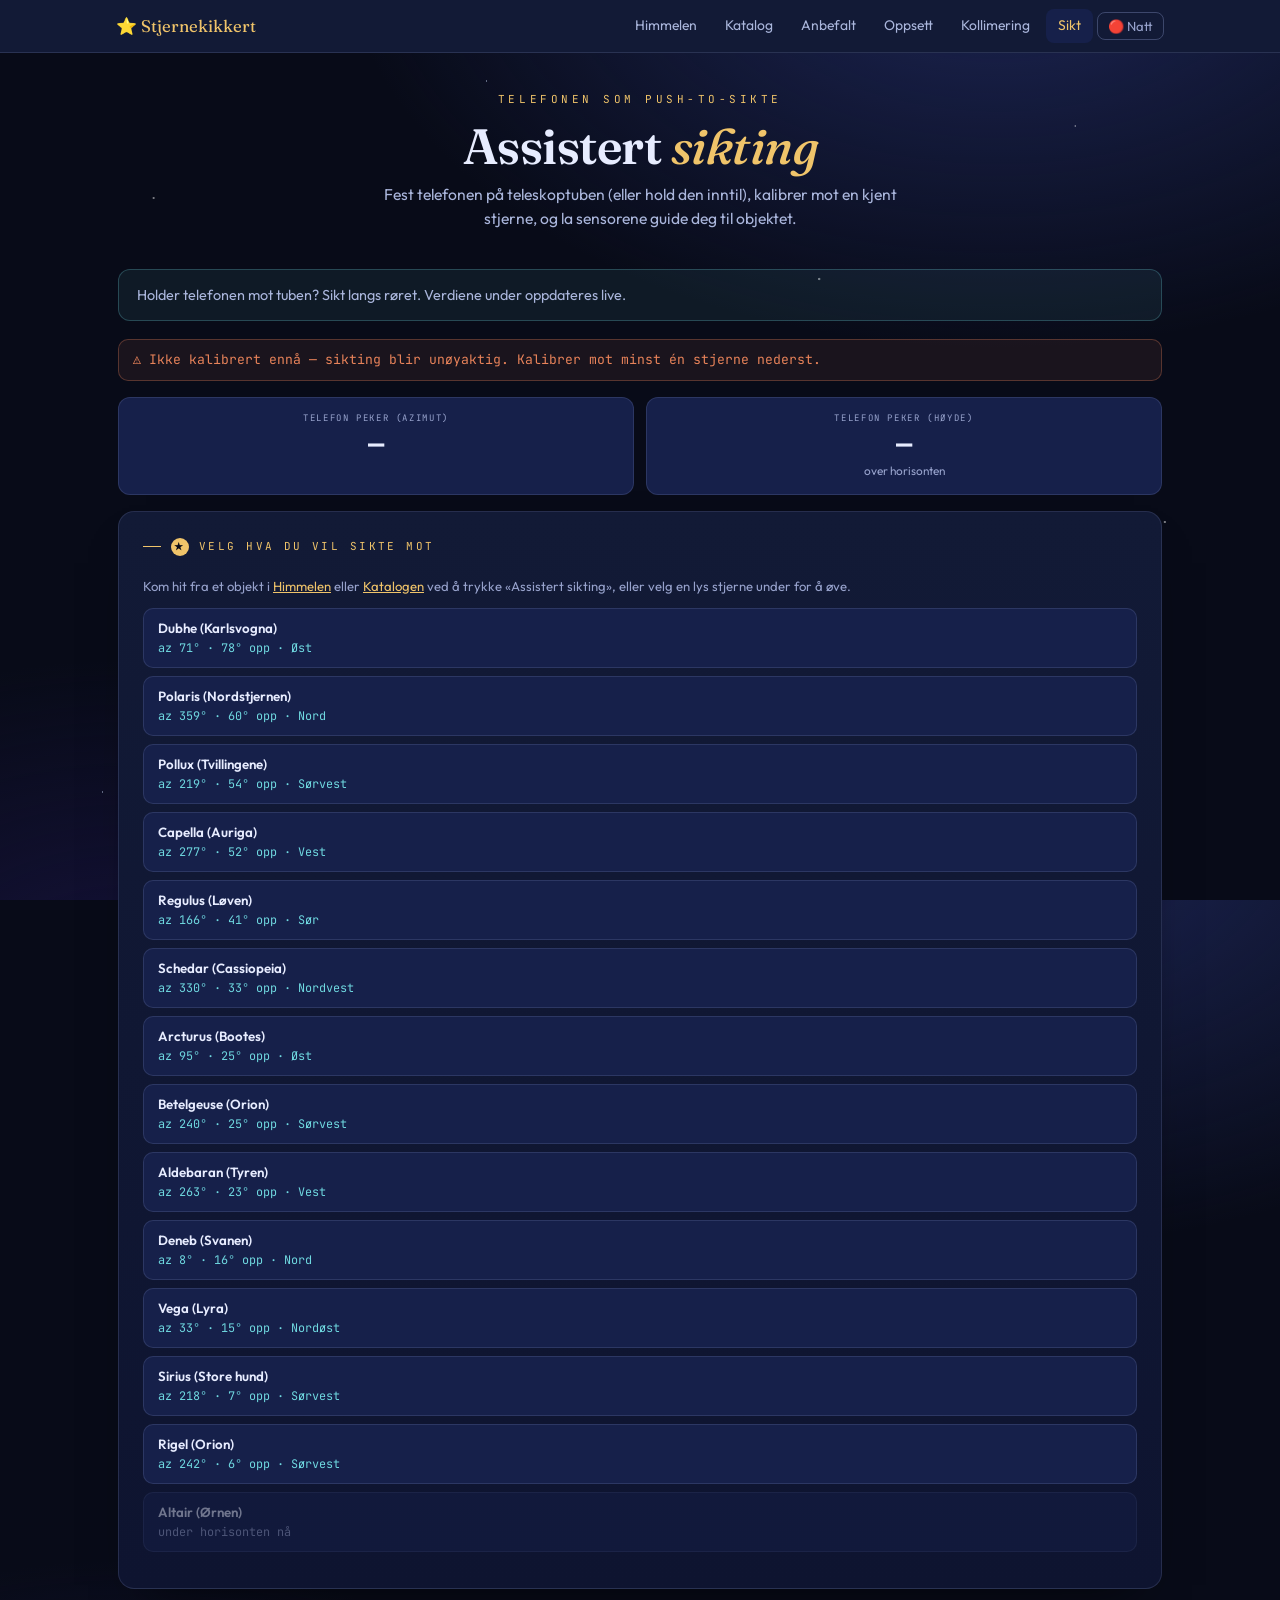
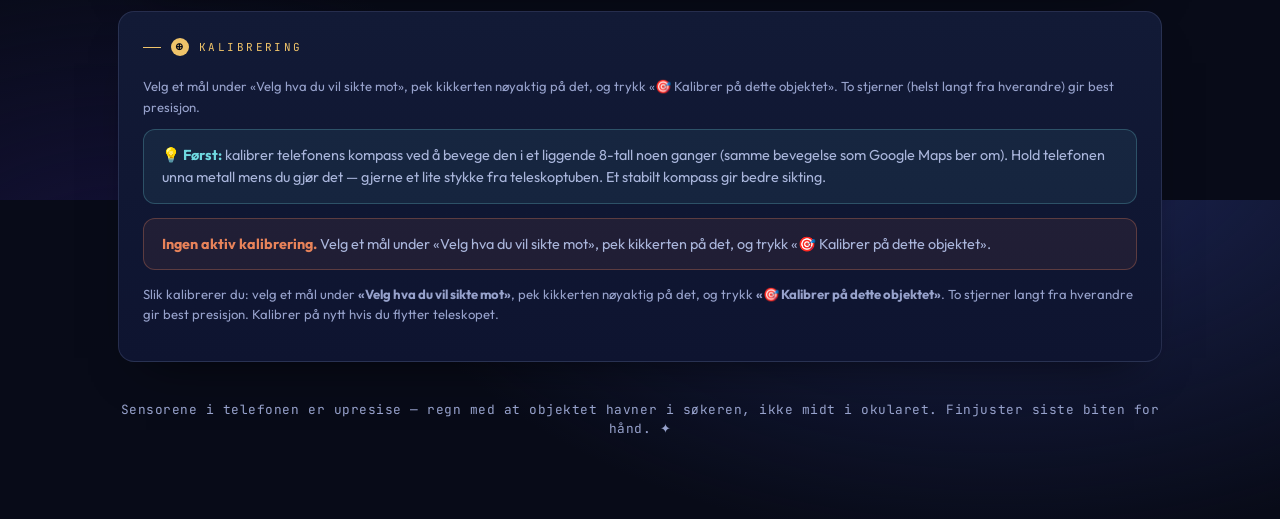
<file: sikt.html>
<!DOCTYPE html>
<html lang="no">
<head>
<meta charset="UTF-8">
<meta name="viewport" content="width=device-width, initial-scale=1.0">
<title>Sikt — Stjernekikkert</title>
<link rel="icon" href="data:image/svg+xml,<svg xmlns='http://www.w3.org/2000/svg' viewBox='0 0 16 16'><text y='14' font-size='14'>%E2%AD%90</text></svg>">
<link rel="manifest" href="manifest.json">
<meta name="theme-color" content="#080b18">
<link rel="apple-touch-icon" href="icon.svg">
<meta name="apple-mobile-web-app-capable" content="yes">
<meta name="apple-mobile-web-app-status-bar-style" content="black-translucent">
<link rel="preconnect" href="https://fonts.googleapis.com">
<link rel="preconnect" href="https://fonts.gstatic.com" crossorigin>
<link href="https://fonts.googleapis.com/css2?family=Fraunces:ital,opsz,wght@0,9..144,400;0,9..144,600;1,9..144,500&family=Outfit:wght@300;400;500;600&family=JetBrains+Mono:wght@500;700&display=swap" rel="stylesheet">
<link rel="stylesheet" href="shared.css">
<script src="shared.js"></script>
<style>
.banner{border-radius:12px;padding:14px 18px;margin-bottom:18px;font-size:.9rem;line-height:1.55}
.banner.info{background:rgba(111,216,224,.07);border:1px solid rgba(111,216,224,.25);color:var(--ink-soft)}
.banner.warn{background:rgba(232,131,90,.08);border:1px solid rgba(232,131,90,.3);color:var(--ink-soft)}
.banner b{color:var(--cyan)}
.banner.warn b{color:var(--rust)}

.big-btn{width:100%;padding:14px;border-radius:12px;cursor:pointer;font-family:'Outfit',sans-serif;font-size:1rem;font-weight:600;border:2px solid var(--cyan);color:var(--cyan);background:rgba(111,216,224,.08);transition:all .15s;margin-bottom:10px}
.big-btn:hover{background:rgba(111,216,224,.18)}
.big-btn.gold{border-color:var(--gold);color:var(--gold);background:rgba(240,196,106,.08)}
.big-btn.gold:hover{background:rgba(240,196,106,.18)}
.big-btn:disabled{opacity:.4;cursor:default}

.cal-status{font-family:'JetBrains Mono',monospace;font-size:.82rem;border-radius:10px;padding:10px 14px;margin-bottom:16px}
.cal-status.none{background:rgba(232,131,90,.08);border:1px solid rgba(232,131,90,.3);color:var(--rust)}
.cal-status.ok{background:rgba(138,217,156,.08);border:1px solid rgba(138,217,156,.35);color:var(--green)}

.live{display:grid;grid-template-columns:1fr 1fr;gap:12px;margin-bottom:16px}
.live-cell{background:var(--panel-soft);border:1px solid var(--line);border-radius:12px;padding:14px;text-align:center}
.live-cell .lbl{font-family:'JetBrains Mono',monospace;font-size:9px;letter-spacing:.18em;text-transform:uppercase;color:var(--ink-faint);margin-bottom:5px}
.live-cell .val{font-family:'JetBrains Mono',monospace;font-size:1.7rem;font-weight:700;color:var(--ink);line-height:1}
.live-cell .sub{font-size:.74rem;color:var(--ink-faint);margin-top:3px}

.aim{background:var(--panel-soft);border:1px solid var(--line);border-radius:14px;padding:18px;text-align:center;margin-bottom:16px}
.aim-target{font-family:'Fraunces',serif;font-weight:600;color:var(--gold);font-size:1.05rem;margin-bottom:12px}
.aim-arrows{display:grid;grid-template-columns:repeat(3,1fr);grid-template-rows:repeat(3,46px);gap:4px;max-width:200px;margin:0 auto 12px;align-items:center;justify-items:center}
.aim-arrows .a{font-size:1.8rem;color:var(--ink-faint);transition:all .1s}
.aim-arrows .a.hot{color:var(--cyan);transform:scale(1.3)}
.aim-arrows .center{font-family:'JetBrains Mono',monospace;font-size:.8rem;color:var(--ink-soft)}
.aim-arrows .center.locked{color:var(--green);font-weight:700}
.aim-readout{font-family:'JetBrains Mono',monospace;font-size:.92rem;color:var(--ink-soft)}
.aim-readout b{color:var(--cyan)}
.aim-readout .lock{color:var(--green);font-weight:700}

.star-grid{display:grid;grid-template-columns:1fr;gap:8px;margin-bottom:10px}
.star-opt{background:var(--panel-soft);border:1px solid var(--line);border-radius:10px;padding:11px 14px;cursor:pointer;text-align:left;font-family:'Outfit',sans-serif;color:var(--ink);transition:all .15s}
.star-opt:hover{border-color:var(--gold)}
.star-opt .sn{font-weight:600}
.star-opt .sh{font-size:.8rem;color:var(--ink-soft);margin-top:2px}
.star-opt .sp{font-family:'JetBrains Mono',monospace;font-size:.74rem;color:var(--cyan);margin-top:4px}
.star-opt.below{opacity:.45}
.star-opt.below .sp{color:var(--ink-faint)}
.cal-go{margin-top:10px;width:100%;padding:10px;border-radius:8px;cursor:pointer;font-family:'Outfit',sans-serif;font-size:.92rem;font-weight:600;border:2px solid var(--cyan);color:var(--cyan);background:rgba(111,216,224,.12);transition:all .15s}
.cal-go:hover{background:rgba(111,216,224,.24)}
.cal-go:active{transform:scale(.98)}

.cal-active{background:rgba(138,217,156,.06);border:1px solid rgba(138,217,156,.3);border-radius:12px;padding:12px 14px;margin-bottom:14px}
.cal-active-hd{font-family:'JetBrains Mono',monospace;font-size:.78rem;color:var(--green);margin-bottom:8px;font-weight:700}
.cal-pt{display:flex;align-items:center;gap:8px;padding:7px 0;border-bottom:1px dashed var(--line);font-size:.84rem}
.cal-pt:last-child{border-bottom:none}
.cal-pt-name{color:var(--ink);font-weight:500;flex:none}
.cal-pt-info{font-family:'JetBrains Mono',monospace;font-size:.72rem;color:var(--ink-faint);flex:1;min-width:0}
.cal-pt-del{background:none;border:1px solid var(--line-strong);color:var(--ink-faint);width:28px;height:28px;border-radius:6px;cursor:pointer;flex:none;transition:all .15s}
.cal-pt-del:hover{border-color:var(--rust);color:var(--rust)}

.aim-chart{background:var(--panel-soft);border:1px solid var(--line);border-radius:14px;padding:16px;margin-top:4px;text-align:center}
.aim-chart-hd{font-family:'JetBrains Mono',monospace;font-size:10px;letter-spacing:.2em;text-transform:uppercase;color:var(--ink-soft);margin-bottom:10px}
.aim-chart svg{width:100%;height:auto;max-width:300px;max-height:60vh;display:block;margin:0 auto;border-radius:10px}
.aim-chart-note{font-size:.76rem;color:var(--ink-faint);margin-top:10px;line-height:1.4}

.muted{color:var(--ink-faint)}
.hidden{display:none}
.step-pill{display:inline-block;font-family:'JetBrains Mono',monospace;font-size:.7rem;letter-spacing:.1em;text-transform:uppercase;color:var(--bg);background:var(--gold);border-radius:99px;padding:2px 10px;margin-bottom:10px}
</style>
</head>
<body>
<script>if(localStorage.getItem('stjernekikkert_nightmode')==='1')document.body.classList.add('night-mode');</script>

<nav class="nav">
  <div class="nav-inner">
    <a class="nav-brand" href="index.html">⭐ Stjernekikkert</a>
    <a class="nav-link" href="index.html">Himmelen</a>
    <a class="nav-link" href="objekter.html">Katalog</a>
    <a class="nav-link" href="anbefalt.html">Anbefalt</a>
    <a class="nav-link" href="setup.html">Oppsett</a>
    <a class="nav-link" href="kollimering.html">Kollimering</a>
    <a class="nav-link active" href="sikt.html">Sikt</a>
    <button class="nav-install" id="install-btn" style="display:none">⬇ Installer</button>
    <button class="nav-night" id="night-btn">🔴 Natt</button>
  </div>
</nav>

<div class="wrap">
  <header>
    <div class="eyebrow">Telefonen som push-to-sikte</div>
    <h1>Assistert <em>sikting</em></h1>
    <p class="lede">Fest telefonen på teleskoptuben (eller hold den inntil), kalibrer mot en kjent stjerne, og la sensorene guide deg til objektet.</p>
  </header>

  <div id="sensor-gate"></div>

  <!-- Kalibreringsstatus -->
  <div id="cal-status"></div>

  <!-- Live sensoravlesning -->
  <div class="live">
    <div class="live-cell"><div class="lbl">Telefon peker (azimut)</div><div class="val" id="cur-az">—</div><div class="sub" id="cur-az-dir"></div></div>
    <div class="live-cell"><div class="lbl">Telefon peker (høyde)</div><div class="val" id="cur-alt">—</div><div class="sub">over horisonten</div></div>
  </div>

  <!-- Sikte-panel (vises når mål er valgt) -->
  <section class="panel hidden" id="aim-panel">
    <div class="aim">
      <div class="aim-target" id="aim-target">—</div>
      <div class="aim-arrows">
        <span></span><span class="a" id="ar-up">▲</span><span></span>
        <span class="a" id="ar-left">◀</span><span class="center" id="ar-center">—</span><span class="a" id="ar-right">▶</span>
        <span></span><span class="a" id="ar-down">▼</span><span></span>
      </div>
      <div class="aim-readout" id="aim-readout">Beveg kikkerten …</div>
    </div>
    <button class="big-btn gold" id="aim-calibrate">🎯 Kalibrer på dette objektet</button>
    <button class="big-btn" id="clear-target">Velg annet mål</button>
    <div id="aim-chart" class="aim-chart"></div>
  </section>

  <!-- Målvalg (når ingen mål) -->
  <section class="panel" id="pick-panel">
    <div class="panel-title"><span class="num">★</span> Velg hva du vil sikte mot</div>
    <p class="hint" style="margin-bottom:12px">Kom hit fra et objekt i <a href="index.html" style="color:var(--gold)">Himmelen</a> eller <a href="objekter.html" style="color:var(--gold)">Katalogen</a> ved å trykke «Assistert sikting», eller velg en lys stjerne under for å øve.</p>
    <div id="quick-targets" class="star-grid"></div>
  </section>

  <!-- Kalibrering -->
  <section class="panel" id="calib-panel">
    <div class="panel-title"><span class="num">⊕</span> Kalibrering</div>
    <p class="hint" style="margin-bottom:12px">Velg et mål under «Velg hva du vil sikte mot», pek kikkerten nøyaktig på det, og trykk «🎯 Kalibrer på dette objektet». To stjerner (helst langt fra hverandre) gir best presisjon.</p>
    <div class="banner info" style="margin-bottom:14px">💡 <b>Først:</b> kalibrer telefonens kompass ved å bevege den i et liggende 8-tall noen ganger (samme bevegelse som Google Maps ber om). Hold telefonen unna metall mens du gjør det — gjerne et lite stykke fra teleskoptuben. Et stabilt kompass gir bedre sikting.</div>
    <div id="calib-body"></div>
  </section>

  <footer>Sensorene i telefonen er upresise — regn med at objektet havner i søkeren, ikke midt i okularet. Finjuster siste biten for hånd. ✦</footer>
</div>

<script>
(function(){
  'use strict';
  var setup = loadSetup();
  var lat = setup.location.lat, lon = setup.location.lon;

  // ---- Sensortilstand ----
  var sensorOK = false, rawAz = null, rawAlt = null;
  var calPoints = [];                 // fangede kalibreringspunkter denne økten
  var cal = loadAlign();              // lagret kalibrering
  if (cal && cal.points) calPoints = cal.points.slice(0, 2);  // gjenopprett punkter for oversikt
  var target = null;                  // {name, ra, dec} valgt mål
  var lastPosRefresh = 0;             // siste reberegning av bevegelig mål (ms)
  var lockHold = 0;

  // Mål fra forrige side (via localStorage-overlevering)
  try {
    var pend = JSON.parse(localStorage.getItem('stjernekikkert_aim_target') || 'null');
    if (pend && pend.ra != null){ target = pend; localStorage.removeItem('stjernekikkert_aim_target'); }
  } catch(e){}

  // ---- Sensor-oppsett ----
  function gateHtml(msg, btn){
    return '<div class="banner warn"><b>Sensortilgang:</b> '+msg+(btn?'</div><button class="big-btn" id="enable-sensors">'+btn+'</button>':'</div>');
  }
  function setupSensors(){
    var gate = document.getElementById('sensor-gate');
    if (!window.DeviceOrientationEvent){
      gate.innerHTML = '<div class="banner warn"><b>Ingen bevegelsessensor.</b> Enheten din støtter ikke retningssensorer — bruk tallene fra et objektkort manuelt i stedet.</div>';
      return;
    }
    // iOS krever eksplisitt tillatelse via en knapp
    if (typeof DeviceOrientationEvent.requestPermission === 'function'){
      gate.innerHTML = gateHtml('iPhone krever at du gir tillatelse til bevegelse/retning.', '📡 Slå på sensorer');
      document.getElementById('enable-sensors').addEventListener('click', function(){
        DeviceOrientationEvent.requestPermission().then(function(res){
          if (res === 'granted'){ gate.innerHTML=''; attach(); } else { gate.innerHTML = '<div class="banner warn">Tillatelse avslått. Du kan endre dette i Innstillinger → Safari.</div>'; }
        }).catch(function(){ gate.innerHTML = '<div class="banner warn">Kunne ikke be om tillatelse.</div>'; });
      });
    } else {
      // Android/desktop: koble direkte, men vis hint hvis ingen data kommer
      gate.innerHTML = '<div class="banner info">Holder telefonen mot tuben? Sikt langs røret. Verdiene under oppdateres live.</div>';
      attach();
      setTimeout(function(){ if (!sensorOK) gate.innerHTML = '<div class="banner warn"><b>Ingen sensordata.</b> Sjekk at nettstedet kjører på https og at bevegelsessensorer er tillatt i nettleseren.</div>'; }, 2500);
    }
  }
  function attach(){
    window.addEventListener('deviceorientationabsolute', onOrient, true);
    window.addEventListener('deviceorientation', onOrient, true);
  }
  function onOrient(e){
    // alpha: kompass (0=nord). Bruk webkitCompassHeading på iOS hvis tilgjengelig.
    var az;
    if (typeof e.webkitCompassHeading === 'number'){ az = e.webkitCompassHeading; }
    else if (e.alpha != null){ az = 360 - e.alpha; }   // alpha øker mot klokka
    else return;
    // Høyde fra vipp. Telefonen ligger flatt på tuben (skjerm opp, toppkant mot
    // der tuben peker): flatt = horisont (0°), reist mot senit = 90°.
    // Portrett bruker beta; i landskap/opp-ned er det gamma/−beta som er pitch
    // langs samme akse. Standard skjermorienterings-konvensjon (uendret i portrett):
    var alt = devicePitch(e);
    rawAz = ((az % 360) + 360) % 360;
    rawAlt = alt;
    sensorOK = true;
  }
  // Pitch (høyde) langs telefonens toppkant, uavhengig av skjermrotasjon.
  function devicePitch(e){
    var beta = (e.beta != null) ? e.beta : 0;
    var gamma = (e.gamma != null) ? e.gamma : 0;
    var so = 0;
    if (window.screen && screen.orientation && typeof screen.orientation.angle === 'number') so = screen.orientation.angle;
    else if (typeof window.orientation === 'number') so = (window.orientation + 360) % 360;
    var alt;
    if (so === 90)        alt = -gamma;   // landskap (rotert mot klokka)
    else if (so === 270)  alt = gamma;    // landskap (rotert med klokka)
    else if (so === 180)  alt = -beta;    // portrett opp-ned
    else                  alt = beta;     // portrett (uendret oppførsel)
    // fold til −90..90
    if (alt > 90) alt = 180 - alt; if (alt < -90) alt = -180 - alt;
    return alt;
  }

  // ---- Kalibreringsstatus ----
  function renderCalStatus(){
    var el = document.getElementById('cal-status');
    if (cal){
      el.className = 'cal-status ok';
      el.textContent = '✓ Kalibrert ('+cal.type+'). Trykk «Nullstill kalibrering» nederst for å starte på nytt.';
    } else {
      el.className = 'cal-status none';
      el.textContent = '⚠ Ikke kalibrert ennå — sikting blir unøyaktig. Kalibrer mot minst én stjerne nederst.';
    }
  }

  // ---- Hurtigmål (lyse stjerner som er oppe) ----
  function renderQuickTargets(){
    var now = new Date();
    var list = ALIGN_STARS.map(function(s){
      var aa = altAz(s.ra, s.dec, now, lat, lon);
      return {s:s, alt:aa.alt, az:aa.az};
    }).sort(function(a,b){ return b.alt - a.alt; });
    document.getElementById('quick-targets').innerHTML = list.map(function(x){
      var up = x.alt >= 5;
      return '<button class="star-opt'+(up?'':' below')+'" data-star="'+x.s.id+'">'+
        '<div class="sn">'+htmlEscape(x.s.name)+'</div>'+
        '<div class="sp">'+(up?('az '+Math.round(x.az)+'° · '+Math.round(x.alt)+'° opp · '+compassSimple(x.az)):'under horisonten nå')+'</div>'+
        '</button>';
    }).join('');
  }

  // Kobling fra kalibreringsstjerne (ALIGN_STARS) til stjernebilde + nabostjerne for pil
  var STAR_CON = {
    vega:{con:'lyr',from:'Sheliak'}, deneb:{con:'cyg',from:'Sadr'}, altair:{con:'aql',from:'Tarazed'},
    arcturus:{con:'cvn',from:'Cor Caroli'}, capella:{con:'aur',from:'Menkalinan'},
    betelgeuse:{con:'ori',from:'Bellatrix'}, rigel:{con:'ori',from:'Alnitak'},
    sirius:{con:'cma',from:'Mirzam'}, pollux:{con:'gem',from:'Castor'},
    dubhe:{con:'uma',from:'Merak'}, schedar:{con:'cas',from:'Caph'},
    aldebaran:{con:'tau',from:'Elnath'}, regulus:{con:'leo',from:'Algieba'}
  };
  // ---- Sett mål ----
  // Live posisjon for objekter i bevegelse (Måne + planeter). Returnerer null for
  // faste objekter (stjerner/dyprom), som beholder sine lagrede J2000-koordinater.
  function liveBodyPos(id, date){
    if (!id) return null;
    if (id === 'luna') return moonPos(date);
    var pp = planetPos(id, date);
    if (pp) return pp;
    // måne av en planet (Io, Titan …) → følg planeten; avstanden er buesekunder
    if (typeof MOONS !== 'undefined') {
      for (var i = 0; i < MOONS.length; i++) {
        if (MOONS[i].id === id && MOONS[i].parent) return planetPos(MOONS[i].parent, date);
      }
    }
    return null;
  }
  // Oppdater target.ra/dec til NÅ hvis objektet beveger seg. Trygt for faste objekter.
  function refreshTargetPos(){
    if (!target) return;
    var lp = liveBodyPos(target.id, new Date());
    if (lp){ target.ra = lp.ra; target.dec = lp.dec; }
  }

  function setTarget(t){
    target = t;
    refreshTargetPos();                 // fersk posisjon før kart/kalibrering
    document.getElementById('pick-panel').classList.add('hidden');
    document.getElementById('aim-panel').classList.remove('hidden');
    document.getElementById('aim-target').textContent = '🎯 ' + t.name;
    renderAimChart(target);
  }
  function renderAimChart(t){
    var box = document.getElementById('aim-chart');
    var svg;
    // 1) objekt med eget stjernebilde-kart (M-objekter), 2) kalibreringsstjerne→stjernebilde, 3) generisk
    if (t.id && typeof OBJECT_FINDERS !== 'undefined' && OBJECT_FINDERS[t.id]){
      svg = buildFinder(t.id, t.ra, t.dec, t.name);
    } else if (t.id && STAR_CON[t.id]){
      svg = buildConstellationFinder(t.ra, t.dec, t.name, STAR_CON[t.id]);
    } else {
      svg = buildFinderChart(t.ra, t.dec, t.name);
    }
    box.innerHTML = '<div class="aim-chart-hd">Stjernebilde</div>'+svg+
      '<div class="aim-chart-note">Nord opp, øst venstre. Gullsiktet er målet.</div>';
  }
  function clearTarget(){
    target = null;
    document.getElementById('aim-panel').classList.add('hidden');
    document.getElementById('pick-panel').classList.remove('hidden');
    renderQuickTargets();
  }
  document.getElementById('clear-target').addEventListener('click', clearTarget);
  document.getElementById('quick-targets').addEventListener('click', function(e){
    var b = e.target.closest('.star-opt'); if(!b) return;
    var s = alignStarById(b.getAttribute('data-star'));
    if (s) setTarget({id:s.id, name:s.name, ra:s.ra, dec:s.dec});
  });

  // Felles fangst: legg til et kalibreringspunkt for en kjent retning og bygg kalibrering.
  function capturePoint(name, raH, decDeg){
    if (rawAz == null){ alert('Ingen sensordata ennå — sjekk sensortilgang øverst på siden.'); return false; }
    var aa = altAz(raH, decDeg, new Date(), lat, lon);
    if (aa.alt < 0 && !confirm(name+' står under horisonten nå. Kalibrering blir bare meningsfull mot en stjerne du faktisk ser. Fortsette likevel?')) return false;
    calPoints.push({ name:name, azMeas:rawAz, altMeas:rawAlt, azTrue:aa.az, altTrue:aa.alt });
    if (calPoints.length > 2) calPoints = calPoints.slice(-2);   // maks 2 punkter (matematikken bruker 1–2)
    lastCapture = { name:name, azTrue:aa.az, altTrue:aa.alt, azMeas:rawAz, altMeas:rawAlt };
    cal = buildCalibration(calPoints); saveAlign(cal);           // ta i bruk umiddelbart
    renderCalStatus(); renderCalib();
    return true;
  }

  // «Kalibrer på dette objektet» — bruk målet du allerede sikter på
  document.getElementById('aim-calibrate').addEventListener('click', function(){
    if (!target) return;
    if (capturePoint(target.name, target.ra, target.dec)){
      alert('✓ Kalibrert på '+target.name+' ('+cal.type+'). '+
        (calPoints.length<2 ? 'Tips: kalibrer på ett objekt til (langt unna) for enda bedre presisjon.' : 'God 2-stjerners kalibrering aktiv.'));
    }
  });

  // ---- Kalibreringspanel ----
  var lastCapture = null;  // {name, azTrue, altTrue, azMeas, altMeas}
  function renderCalib(){
    var body = document.getElementById('calib-body');
    var now = new Date();
    var html = '';

    // Oversikt over aktive kalibreringspunkter (med slett per punkt)
    if (calPoints.length){
      var age = cal ? alignAgeMin(cal) : 0;
      html += '<div class="cal-active"><div class="cal-active-hd">Aktiv kalibrering — '+
        (calPoints.length>=2?'2-stjerners (best)':'1-stjerne')+
        (age!=null?' · '+(age<1?'nå':age+' min gammel'):'')+'</div>';
      calPoints.forEach(function(p, i){
        html += '<div class="cal-pt"><span class="cal-pt-name">⊕ '+htmlEscape(p.name||'punkt '+(i+1))+'</span>'+
          '<span class="cal-pt-info">telefon az '+Math.round(p.azMeas)+'° → sann '+Math.round(p.azTrue)+'°</span>'+
          '<button class="cal-pt-del" data-del="'+i+'" title="Slett dette punktet">✕</button></div>';
      });
      html += '</div>';
    } else {
      html += '<div class="banner warn" style="margin-bottom:14px"><b>Ingen aktiv kalibrering.</b> Velg et mål under «Velg hva du vil sikte mot», pek kikkerten på det, og trykk «🎯 Kalibrer på dette objektet».</div>';
    }

    if (lastCapture){
      html += '<div class="banner ok" style="background:rgba(138,217,156,.1);border:1px solid rgba(138,217,156,.4);color:var(--green)">'+
        '✓ <b>Kalibrert på '+htmlEscape(lastCapture.name)+'</b><br>'+
        '<span style="font-family:\'JetBrains Mono\',monospace;font-size:.8rem;color:var(--ink-soft)">'+
        'Stjernen står: az '+Math.round(lastCapture.azTrue)+'° · '+Math.round(lastCapture.altTrue)+'° opp<br>'+
        'Telefonen målte: az '+Math.round(lastCapture.azMeas)+'° · '+Math.round(lastCapture.altMeas)+'° opp</span></div>';
    }

    html += '<p class="hint" style="margin-bottom:10px">Slik kalibrerer du: velg et mål under <b>«Velg hva du vil sikte mot»</b>, pek kikkerten nøyaktig på det, og trykk <b>«🎯 Kalibrer på dette objektet»</b>. To stjerner langt fra hverandre gir best presisjon. Kalibrer på nytt hvis du flytter teleskopet.</p>';
    if (cal || calPoints.length) html += '<button class="big-btn" id="reset-cal" style="border-color:var(--rust);color:var(--rust);background:rgba(232,131,90,.08)">Nullstill all kalibrering</button>';
    body.innerHTML = html;

    body.querySelectorAll('[data-del]').forEach(function(btn){
      btn.addEventListener('click', function(){
        var i = +this.getAttribute('data-del');
        calPoints.splice(i, 1);
        cal = calPoints.length ? buildCalibration(calPoints) : null;
        if (cal) saveAlign(cal); else clearAlign();
        lastCapture = null; renderCalStatus(); renderCalib();
      });
    });
    var rst = document.getElementById('reset-cal');
    if (rst) rst.addEventListener('click', function(){
      calPoints = []; cal = null; lastCapture = null; clearAlign(); renderCalStatus(); renderCalib();
    });
  }

  // ---- Live-løkke ----
  function tick(){
    if (rawAz != null){
      var corr = applyCalibration(cal, rawAz, rawAlt);
      document.getElementById('cur-az').textContent = Math.round(corr.az)+'°';
      document.getElementById('cur-az-dir').textContent = compassSimple(corr.az);
      document.getElementById('cur-alt').textContent = Math.round(corr.alt)+'°';

      if (target){
        var nowD = new Date();
        // reberegn Måne/planet-posisjon med jevne mellomrom (de driver ~0,5°/t)
        if (nowD - lastPosRefresh > 2000){ refreshTargetPos(); lastPosRefresh = +nowD; }
        var t = altAz(target.ra, target.dec, nowD, lat, lon);
        var d = aimDelta(corr.az, corr.alt, t.az, t.alt);
        updateArrows(d, t);
      }
    }
    requestAnimationFrame(tick);
  }
  function updateArrows(d, t){
    var up=document.getElementById('ar-up'), dn=document.getElementById('ar-down'),
        lf=document.getElementById('ar-left'), rt=document.getElementById('ar-right'),
        ce=document.getElementById('ar-center'), ro=document.getElementById('aim-readout');
    var TOL = 2.5; // grader = «truffet»
    [up,dn,lf,rt].forEach(function(a){ a.classList.remove('hot'); });
    var locked = (Math.abs(d.dAz) <= TOL && Math.abs(d.dAlt) <= TOL);
    if (locked){
      ce.textContent = '●'; ce.classList.add('locked');
      ro.innerHTML = '<span class="lock">🎯 I sikte! Sjekk søkeren / okularet.</span>';
      lockHold++;
    } else {
      ce.textContent = Math.round(d.dist)+'°'; ce.classList.remove('locked'); lockHold=0;
      if (d.dAz > TOL) rt.classList.add('hot');
      if (d.dAz < -TOL) lf.classList.add('hot');
      if (d.dAlt > TOL) up.classList.add('hot');
      if (d.dAlt < -TOL) dn.classList.add('hot');
      var azTxt = d.dAz>=0 ? 'drei <b>høyre '+Math.round(Math.abs(d.dAz))+'°</b>' : 'drei <b>venstre '+Math.round(Math.abs(d.dAz))+'°</b>';
      var altTxt = d.dAlt>=0 ? 'vipp <b>opp '+Math.round(Math.abs(d.dAlt))+'°</b>' : 'vipp <b>ned '+Math.round(Math.abs(d.dAlt))+'°</b>';
      ro.innerHTML = azTxt + ' · ' + altTxt + ' &nbsp;(' + compassSimple(t.az) + ' ' + Math.round(t.alt) + '° opp)';
    }
  }

  // ---- Init ----
  setupSensors();
  renderCalStatus();
  renderCalib();
  if (target){ setTarget(target); } else { renderQuickTargets(); }
  initNightMode();
  initInstall();
  requestAnimationFrame(tick);
})();
</script>
<script>if("serviceWorker" in navigator){window.addEventListener("load",function(){navigator.serviceWorker.register("sw.js").catch(function(){});});}</script>
</body>
</html>
</file>
<file: shared.css>
/* ================================================================
   SHARED STYLES — Stjernekikkert (felles for alle sider)
   ================================================================ */
:root{
  --bg:#080b18; --bg-2:#0e1430; --panel:#121a36; --panel-soft:#16204a;
  --ink:#e7ecff; --ink-soft:#aab6dc; --ink-faint:#97a2cc;
  --gold:#f0c46a; --gold-deep:#caa14a; --cyan:#6fd8e0;
  --rust:#e8835a; --green:#8ad99c;
  --line:rgba(160,176,230,0.16); --line-strong:rgba(160,176,230,0.30);
}
*{box-sizing:border-box;margin:0;padding:0}
html,body{height:100%}
body{
  font-family:'Outfit',-apple-system,sans-serif;color:var(--ink);
  background:radial-gradient(1100px 700px at 78% -8%,#1d2657 0%,transparent 60%),
    radial-gradient(900px 600px at 10% 110%,#15123a 0%,transparent 55%),var(--bg);
  line-height:1.55;-webkit-font-smoothing:antialiased;
  position:relative;overflow-x:hidden;
}
/* Stjernehimmel-lag (position:fixed i stedet for background-attachment:fixed → jevnere på mobil, PERF-2) */
body::before{
  content:"";position:fixed;inset:0;z-index:0;pointer-events:none;
  background-image:
    radial-gradient(1.4px 1.4px at 12% 22%,#fff 50%,transparent),
    radial-gradient(1px 1px at 38% 9%,#cfe0ff 50%,transparent),
    radial-gradient(1.6px 1.6px at 64% 31%,#fff 50%,transparent),
    radial-gradient(1px 1px at 84% 14%,#fff 50%,transparent),
    radial-gradient(1.2px 1.2px at 24% 64%,#d8e6ff 50%,transparent),
    radial-gradient(1px 1px at 53% 79%,#fff 50%,transparent),
    radial-gradient(1.5px 1.5px at 91% 58%,#fff 50%,transparent),
    radial-gradient(1px 1px at 8% 88%,#cfe0ff 50%,transparent);
  opacity:.45;
}

/* NAV */
.nav{background:var(--panel);border-bottom:1px solid var(--line);position:sticky;top:0;z-index:100}
.nav-inner{max-width:1080px;width:100%;margin:0 auto;padding:0 16px;display:flex;align-items:center;gap:4px;height:52px;overflow-x:auto;-webkit-overflow-scrolling:touch;scrollbar-width:none}
.nav-inner::-webkit-scrollbar{display:none}
.nav-brand{font-family:'Fraunces',serif;font-size:1.05rem;color:var(--gold);margin-right:auto;text-decoration:none;white-space:nowrap;flex:none}
.nav-link{color:var(--ink-soft);text-decoration:none;font-size:.87rem;padding:6px 12px;border-radius:8px;transition:all .15s;white-space:nowrap;flex:none}
.nav-link:hover{background:var(--panel-soft);color:var(--ink)}
.nav-link.active{background:var(--panel-soft);color:var(--gold)}
.nav-night{
  background:none;border:1px solid var(--line-strong);color:var(--ink-faint);
  border-radius:8px;padding:5px 10px;cursor:pointer;font-size:.82rem;transition:all .15s;
  white-space:nowrap;font-family:'Outfit',sans-serif;flex:none;
}
.nav-night:hover{border-color:var(--gold);color:var(--gold)}
.nav-night.active{border-color:var(--rust);color:var(--rust);background:rgba(232,131,90,.1)}
.nav-install{
  background:rgba(138,217,156,.12);border:1px solid var(--green);color:var(--green);
  border-radius:8px;padding:5px 11px;cursor:pointer;font-size:.82rem;transition:all .15s;
  white-space:nowrap;font-family:'Outfit',sans-serif;flex:none;font-weight:500;
}
.nav-install:hover{background:rgba(138,217,156,.22)}

/* Assistert sikting-knapp */
.aim-btn{display:block;width:calc(100% - 32px);margin:0 16px 14px;padding:11px;border-radius:10px;cursor:pointer;font-family:'Outfit',sans-serif;font-size:.9rem;font-weight:600;border:1px solid rgba(111,216,224,.4);color:var(--cyan);background:rgba(111,216,224,.1);transition:all .15s}
.aim-btn:hover{background:rgba(111,216,224,.2)}
.cat-card .aim-btn{width:100%;margin:0 0 12px}

.wrap{position:relative;z-index:1;max-width:1080px;width:100%;margin:0 auto;padding:38px 18px 80px}

header{text-align:center;margin-bottom:38px}
.eyebrow{font-family:'JetBrains Mono',monospace;font-size:11px;letter-spacing:.32em;text-transform:uppercase;color:var(--gold);margin-bottom:12px}
h1{font-family:'Fraunces',serif;font-weight:600;font-size:clamp(1.9rem,4.8vw,3.1rem);line-height:1.05;letter-spacing:-.01em}
h1 em{font-style:italic;color:var(--gold);font-weight:500}
.lede{color:var(--ink-soft);margin-top:10px;font-size:.98rem;max-width:560px;margin-inline:auto}

.panel{
  background:linear-gradient(180deg,var(--panel) 0%,var(--bg-2) 100%);
  border:1px solid var(--line);border-radius:16px;padding:26px 24px;margin-bottom:22px;
  box-shadow:0 24px 48px -28px rgba(0,0,0,.7);
}
.panel-title{
  font-family:'JetBrains Mono',monospace;font-size:11px;letter-spacing:.22em;
  text-transform:uppercase;color:var(--gold);display:flex;align-items:center;gap:10px;margin-bottom:20px;
}
.panel-title::before{content:"";width:18px;height:1px;background:var(--gold);flex:none}
.panel-title .num{font-size:10px;color:var(--bg);background:var(--gold);width:18px;height:18px;border-radius:50%;display:grid;place-items:center;flex:none;font-weight:700}

.hint{font-size:.82rem;color:var(--ink-faint);margin-top:9px}
footer{text-align:center;color:var(--ink-faint);font-size:.8rem;margin-top:38px;font-family:'JetBrains Mono',monospace;letter-spacing:.04em}

/* Felles type-tagger (samkjørt farge på tvers av sider, ARCH-3) */
.type-tag{
  font-family:'JetBrains Mono',monospace;font-size:9px;letter-spacing:.04em;
  padding:2px 7px;border-radius:99px;text-transform:uppercase;font-weight:500;white-space:nowrap;
}
.type-tag.cluster{background:rgba(138,217,156,.12);color:var(--green)}
.type-tag.globular{background:rgba(111,216,224,.12);color:var(--cyan)}
.type-tag.galaxy{background:rgba(232,131,90,.12);color:var(--rust)}
.type-tag.nebula{background:rgba(160,176,230,.16);color:#b4c2f0}
.type-tag.double{background:rgba(240,196,106,.14);color:var(--gold)}
.type-tag.planet{background:rgba(240,196,106,.14);color:var(--gold)}
.type-tag.moon{background:rgba(255,255,255,.12);color:#e7ecff}

/* "Sett det"-knapp (observasjonslogg, FIND-1) */
.seen-btn{
  background:none;border:1px solid var(--line-strong);color:var(--ink-faint);
  border-radius:99px;padding:4px 11px;cursor:pointer;font-family:'Outfit',sans-serif;
  font-size:.76rem;font-weight:500;transition:all .15s;display:inline-flex;align-items:center;gap:5px;white-space:nowrap;
}
.seen-btn:hover{border-color:var(--green);color:var(--green)}
.seen-btn.on{border-color:var(--green);color:var(--green);background:rgba(138,217,156,.12)}
.seen-btn .ck{font-weight:700}

/* Synsfelt/innramming (FIND-2) */
.fov-note{font-family:'JetBrains Mono',monospace;font-size:.72rem;color:var(--ink-faint);margin-top:3px}
.fov-note b{color:var(--cyan)}
.fov-note.tight b{color:var(--rust)}

/* Forventningstekst (EYE-1) */
.expect{
  font-size:.8rem;color:var(--ink-soft);margin-top:6px;padding:7px 10px;
  background:rgba(255,255,255,.03);border-left:2px solid var(--gold-deep);border-radius:0 7px 7px 0;
}
.expect b{color:var(--gold)}

/* Anker-/finne-hint (FIND-4) */
.anchor-hint{
  font-size:.8rem;color:var(--ink-soft);margin-top:6px;padding:7px 10px;
  background:rgba(111,216,224,.05);border-left:2px solid var(--cyan);border-radius:0 7px 7px 0;
}
.anchor-hint b{color:var(--cyan)}
.anchor-hint.clickable{cursor:pointer;transition:background .15s}
.anchor-hint.clickable:hover{background:rgba(111,216,224,.12)}
.anchor-hint .tap{color:var(--cyan);font-size:.74rem;white-space:nowrap}

/* Finnekart-modal (FIND-4) */
.finder-modal{display:none;position:fixed;inset:0;z-index:300;align-items:center;justify-content:center}
.finder-modal.show{display:flex}
.fm-bg{position:absolute;inset:0;background:rgba(0,0,0,.8);backdrop-filter:blur(4px)}
.fm-box{position:relative;z-index:1;background:var(--panel);border:1px solid var(--line-strong);border-radius:20px;padding:18px 20px 16px;width:94vw;max-width:560px;max-height:90vh;overflow-y:auto;box-shadow:0 32px 80px rgba(0,0,0,.8)}
.fm-title{font-family:'Fraunces',serif;font-size:1.12rem;font-weight:600;color:var(--ink);margin-bottom:4px}
.fm-chart{margin:6px auto 8px;width:100%;max-width:520px}
.fm-chart svg{width:auto;height:auto;max-width:100%;max-height:56vh;display:block;margin:0 auto;border-radius:12px}
/* Nettbrett/PC: større, men høyde-tak hindrer scroll på 1080 */
@media(min-width:760px){
  .fm-box{max-width:680px;padding:22px 26px 18px}
  .fm-chart{max-width:600px}
  .fm-title{font-size:1.28rem}
  .fm-hint{font-size:1rem}
}
@media(min-width:1100px){
  .fm-box{max-width:700px}
  .fm-chart{max-width:620px}
}
/* Mobil: utnytt bredden, mindre luft */
@media(max-width:480px){
  .fm-box{width:97vw;padding:16px 12px 12px;border-radius:16px}
  .fm-chart{max-width:100%}
  .fm-chart svg{max-height:60vh}
}
.fm-hint{font-size:.9rem;color:var(--ink-soft);line-height:1.5;margin-bottom:10px}
.fm-hint b{color:var(--cyan)}
.fm-note{font-size:.76rem;color:var(--ink-faint);background:rgba(255,255,255,.03);border-radius:8px;padding:9px 11px;margin-bottom:14px;line-height:1.45}
.fm-note b{color:var(--cyan)}
.fm-close{background:none;border:1px solid var(--line-strong);color:var(--ink-faint);padding:8px 22px;border-radius:8px;cursor:pointer;font-family:'Outfit',sans-serif;font-size:.88rem;transition:all .15s}
.fm-close:hover{border-color:var(--rust);color:var(--rust)}

/* Toast */
.toast{
  position:fixed;bottom:24px;right:24px;z-index:200;
  background:var(--green);color:#071a0f;border-radius:10px;
  padding:10px 18px;font-weight:600;font-size:.9rem;
  opacity:0;transform:translateY(8px);transition:all .25s;pointer-events:none;
}
.toast.show{opacity:1;transform:translateY(0)}

/* ===== NATTMODUS ===== */
body.night-mode{
  --bg:#0d0101; --bg-2:#130101; --panel:#1a0202; --panel-soft:#200303;
  --ink:#ff9a88; --ink-soft:#e0604a; --ink-faint:#b35333;
  --gold:#ff5a2a; --gold-deep:#cc1100; --cyan:#ff6a3a;
  --rust:#ff7a52; --green:#cc7a44;
  --line:rgba(220,90,60,0.22); --line-strong:rgba(220,90,60,0.38);
  background:radial-gradient(1100px 700px at 78% -8%,#2a0800 0%,transparent 60%),
    radial-gradient(900px 600px at 10% 110%,#1a0200 0%,transparent 55%),var(--bg);
}
body.night-mode::before{
  background-image:
    radial-gradient(1.4px 1.4px at 12% 22%,#ff3300 50%,transparent),
    radial-gradient(1px 1px at 38% 9%,#ff4422 50%,transparent),
    radial-gradient(1.6px 1.6px at 64% 31%,#dd1100 50%,transparent),
    radial-gradient(1px 1px at 84% 14%,#ff2200 50%,transparent),
    radial-gradient(1.2px 1.2px at 24% 64%,#ee2200 50%,transparent),
    radial-gradient(1px 1px at 53% 79%,#ff1100 50%,transparent),
    radial-gradient(1.5px 1.5px at 91% 58%,#dd2200 50%,transparent),
    radial-gradient(1px 1px at 8% 88%,#ff3311 50%,transparent);
  opacity:.3;
}

/* Observasjonsutsikt-modal (delt mellom Katalog og Anbefalt) */
.fc-pnote{font-size:.82rem;color:var(--ink-soft);background:rgba(111,216,224,.07);border:1px solid rgba(111,216,224,.25);border-radius:8px;padding:8px 12px;margin-bottom:12px}
.fc-body{margin:4px 0 14px}
.fc-empty{color:var(--ink-soft);font-size:.92rem;line-height:1.6;padding:8px 0}
.fc-top{display:grid;grid-template-columns:1fr;gap:8px;margin-bottom:16px}
.fc-top-card{border:1px solid var(--line);border-radius:12px;padding:12px 14px;background:var(--panel-soft);border-left-width:3px}
.fc-top-date{font-family:'Fraunces',serif;font-size:1.02rem;font-weight:600;color:var(--ink)}
.fc-top-v{font-family:'JetBrains Mono',monospace;font-size:.72rem;letter-spacing:.08em;text-transform:uppercase;margin:2px 0 4px}
.fc-top-det{font-family:'JetBrains Mono',monospace;font-size:.8rem;color:var(--ink-soft)}
.fc-sub{font-family:'JetBrains Mono',monospace;font-size:.7rem;letter-spacing:.16em;text-transform:uppercase;color:var(--ink-faint);margin:6px 0 8px}
.fc-list{display:flex;flex-direction:column;gap:5px;max-height:38vh;overflow-y:auto}
.fc-row{display:flex;align-items:center;gap:10px;font-size:.82rem}
.fc-row-d{flex:none;width:88px;color:var(--ink-soft);font-family:'JetBrains Mono',monospace;font-size:.74rem}
.fc-row-bar{flex:1;height:9px;background:rgba(255,255,255,.05);border-radius:99px;overflow:hidden}
.fc-row-bar span{display:block;height:100%;border-radius:99px}
.fc-row-info{flex:none;width:84px;text-align:right;font-family:'JetBrains Mono',monospace;font-size:.74rem;color:var(--ink-faint)}
.fc-row-bar span.v-great{background:var(--green)}
.fc-row-bar span.v-good{background:var(--cyan)}
.fc-row-bar span.v-ok{background:var(--gold)}
.fc-row-bar span.v-poor{background:var(--rust)}
.fc-row-bar span.v-light{background:var(--ink-faint)}
.fc-top-card.v-great{border-left-color:var(--green)} .fc-top-card.v-great .fc-top-v{color:var(--green)}
.fc-top-card.v-good{border-left-color:var(--cyan)} .fc-top-card.v-good .fc-top-v{color:var(--cyan)}
.fc-top-card.v-ok{border-left-color:var(--gold)} .fc-top-card.v-ok .fc-top-v{color:var(--gold)}
.fc-top-card.v-poor{border-left-color:var(--rust)} .fc-top-card.v-poor .fc-top-v{color:var(--rust)}
.fc-top-card.v-light{border-left-color:var(--ink-faint)} .fc-top-card.v-light .fc-top-v{color:var(--ink-faint)}
</file>
